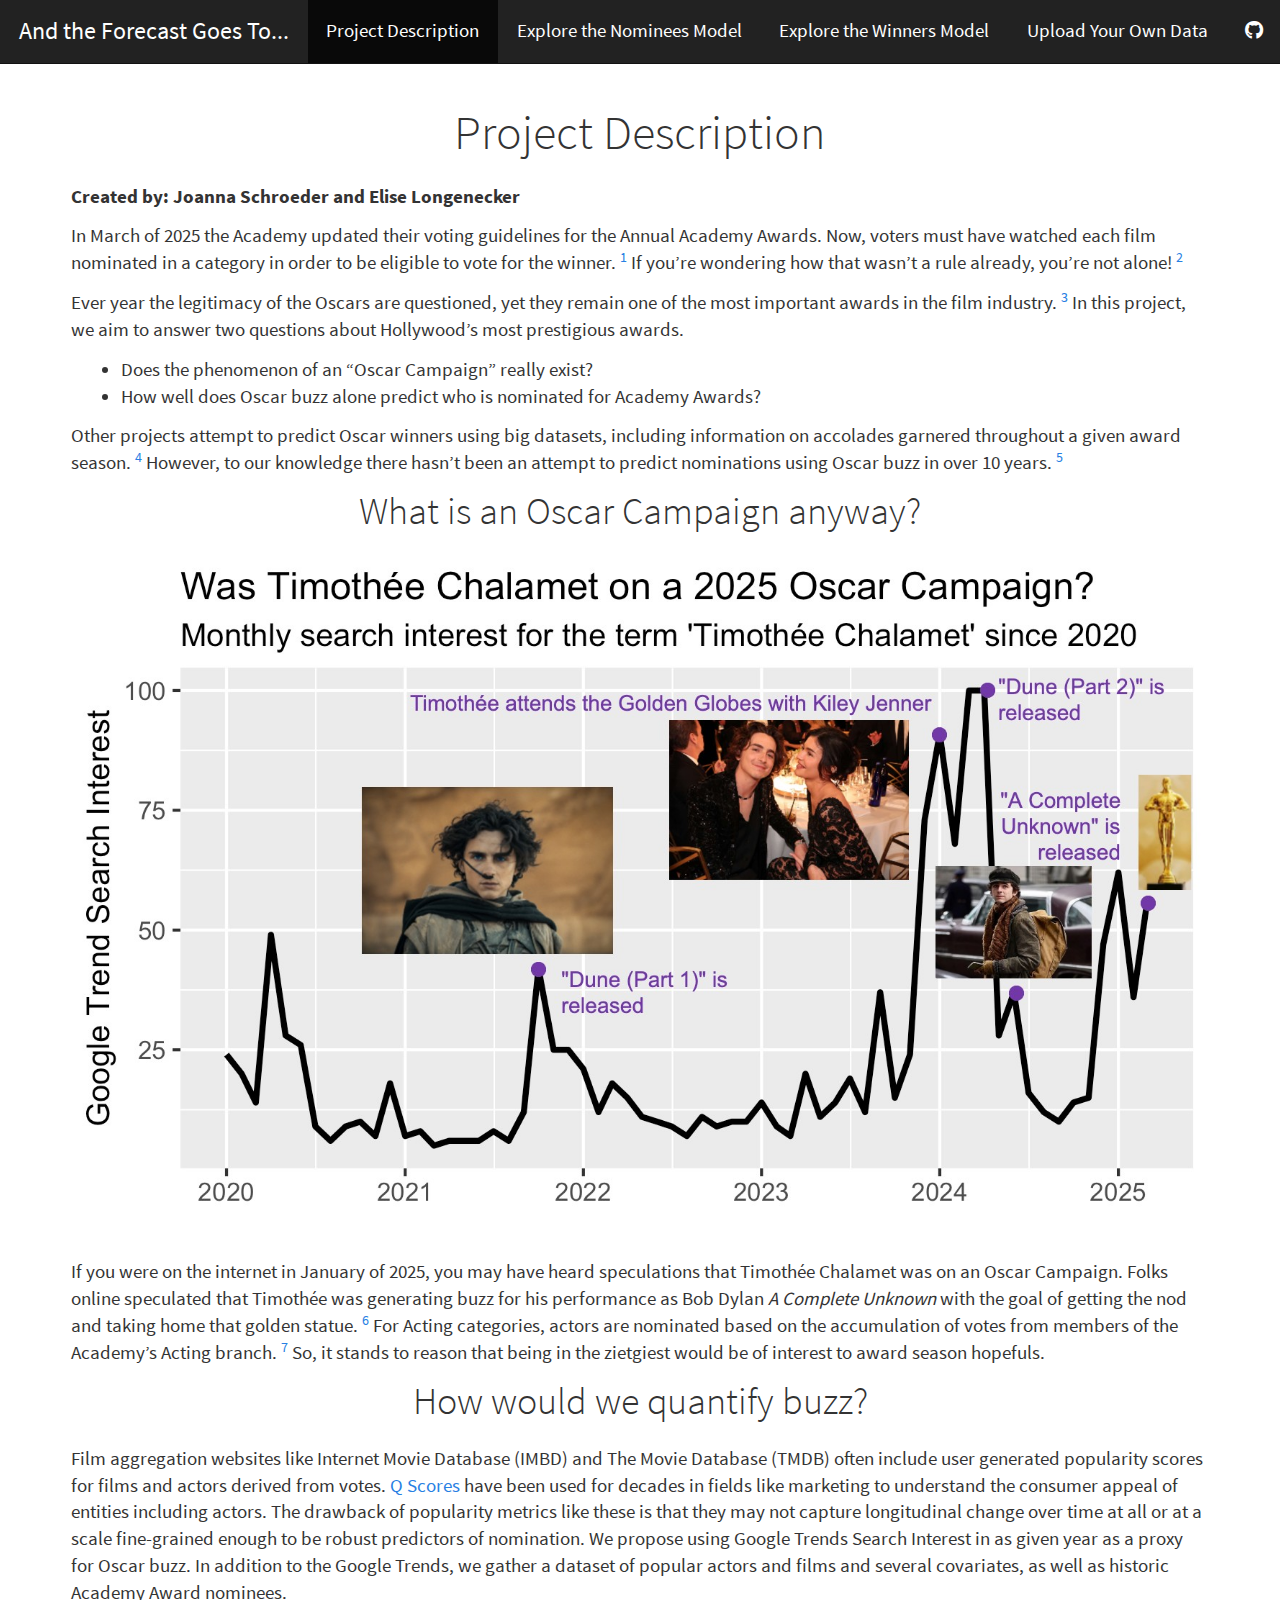
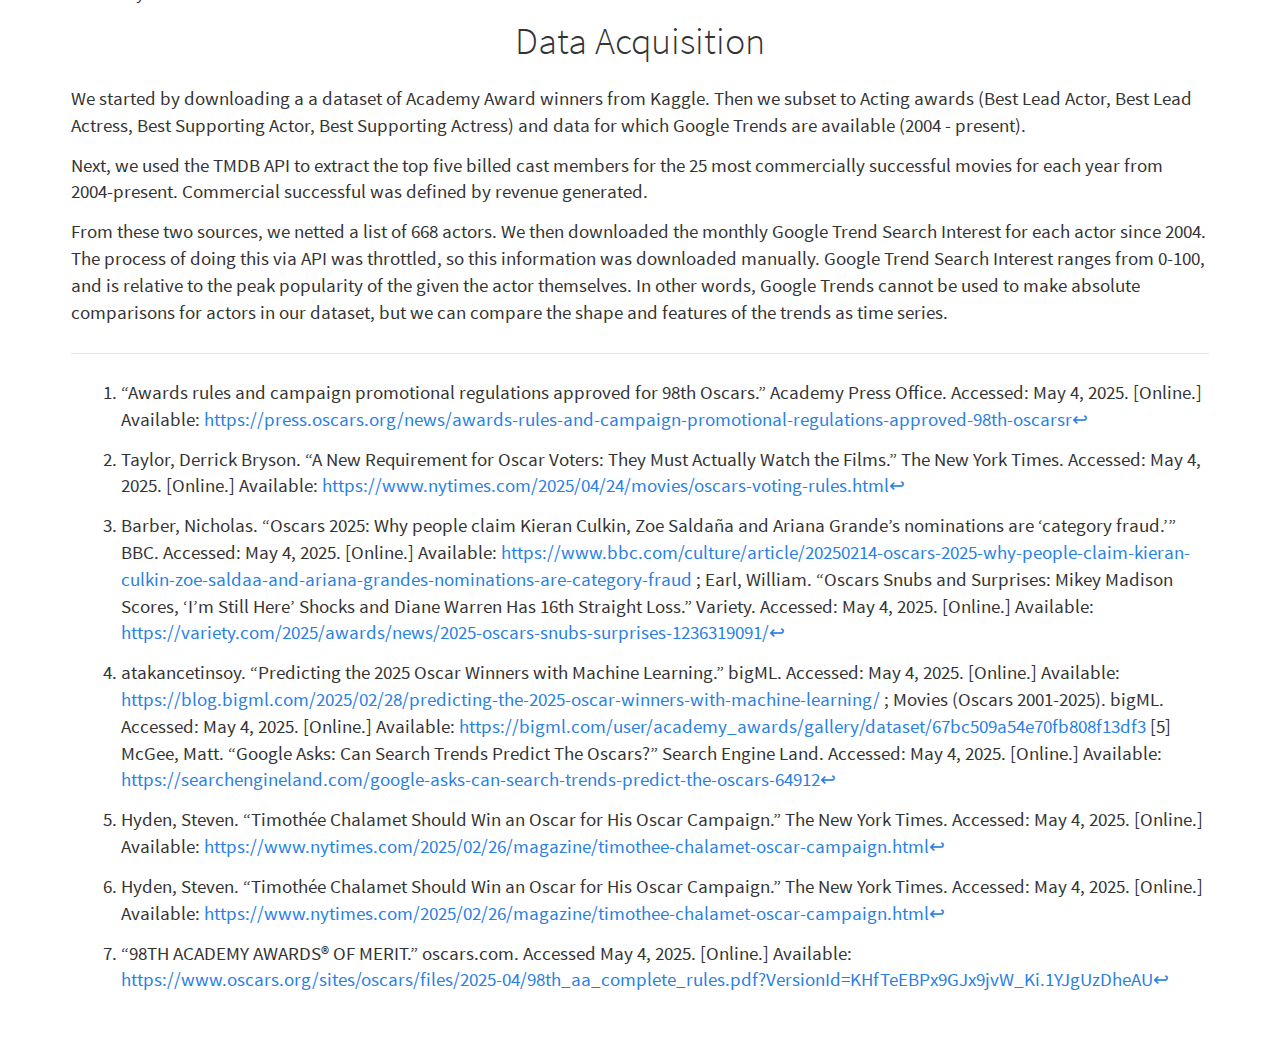
<file: docs/index.html>
<!DOCTYPE html>

<html>

<head>

<meta charset="utf-8" />
<meta name="generator" content="pandoc" />
<meta http-equiv="X-UA-Compatible" content="IE=EDGE" />




<title>Project Description</title>

<script src="site_libs/header-attrs-2.28/header-attrs.js"></script>
<script src="site_libs/jquery-3.6.0/jquery-3.6.0.min.js"></script>
<meta name="viewport" content="width=device-width, initial-scale=1" />
<link href="site_libs/bootstrap-3.3.5/css/cosmo.min.css" rel="stylesheet" />
<script src="site_libs/bootstrap-3.3.5/js/bootstrap.min.js"></script>
<script src="site_libs/bootstrap-3.3.5/shim/html5shiv.min.js"></script>
<script src="site_libs/bootstrap-3.3.5/shim/respond.min.js"></script>
<style>h1 {font-size: 34px;}
       h1.title {font-size: 38px;}
       h2 {font-size: 30px;}
       h3 {font-size: 24px;}
       h4 {font-size: 18px;}
       h5 {font-size: 16px;}
       h6 {font-size: 12px;}
       code {color: inherit; background-color: rgba(0, 0, 0, 0.04);}
       pre:not([class]) { background-color: white }</style>
<script src="site_libs/navigation-1.1/tabsets.js"></script>
<link href="site_libs/font-awesome-6.4.2/css/all.min.css" rel="stylesheet" />
<link href="site_libs/font-awesome-6.4.2/css/v4-shims.min.css" rel="stylesheet" />
<link rel="icon" href="./img/icon.svg"/>

<style type="text/css">
  code{white-space: pre-wrap;}
  span.smallcaps{font-variant: small-caps;}
  span.underline{text-decoration: underline;}
  div.column{display: inline-block; vertical-align: top; width: 50%;}
  div.hanging-indent{margin-left: 1.5em; text-indent: -1.5em;}
  ul.task-list{list-style: none;}
    </style>







<link rel="stylesheet" href="style.css" type="text/css" />



<style type = "text/css">
.main-container {
  max-width: 940px;
  margin-left: auto;
  margin-right: auto;
}
img {
  max-width:100%;
}
.tabbed-pane {
  padding-top: 12px;
}
.html-widget {
  margin-bottom: 20px;
}
button.code-folding-btn:focus {
  outline: none;
}
summary {
  display: list-item;
}
details > summary > p:only-child {
  display: inline;
}
pre code {
  padding: 0;
}
</style>


<style type="text/css">
.dropdown-submenu {
  position: relative;
}
.dropdown-submenu>.dropdown-menu {
  top: 0;
  left: 100%;
  margin-top: -6px;
  margin-left: -1px;
  border-radius: 0 6px 6px 6px;
}
.dropdown-submenu:hover>.dropdown-menu {
  display: block;
}
.dropdown-submenu>a:after {
  display: block;
  content: " ";
  float: right;
  width: 0;
  height: 0;
  border-color: transparent;
  border-style: solid;
  border-width: 5px 0 5px 5px;
  border-left-color: #cccccc;
  margin-top: 5px;
  margin-right: -10px;
}
.dropdown-submenu:hover>a:after {
  border-left-color: #adb5bd;
}
.dropdown-submenu.pull-left {
  float: none;
}
.dropdown-submenu.pull-left>.dropdown-menu {
  left: -100%;
  margin-left: 10px;
  border-radius: 6px 0 6px 6px;
}
</style>

<script type="text/javascript">
// manage active state of menu based on current page
$(document).ready(function () {
  // active menu anchor
  href = window.location.pathname
  href = href.substr(href.lastIndexOf('/') + 1)
  if (href === "")
    href = "index.html";
  var menuAnchor = $('a[href="' + href + '"]');

  // mark the anchor link active (and if it's in a dropdown, also mark that active)
  var dropdown = menuAnchor.closest('li.dropdown');
  if (window.bootstrap) { // Bootstrap 4+
    menuAnchor.addClass('active');
    dropdown.find('> .dropdown-toggle').addClass('active');
  } else { // Bootstrap 3
    menuAnchor.parent().addClass('active');
    dropdown.addClass('active');
  }

  // Navbar adjustments
  var navHeight = $(".navbar").first().height() + 15;
  var style = document.createElement('style');
  var pt = "padding-top: " + navHeight + "px; ";
  var mt = "margin-top: -" + navHeight + "px; ";
  var css = "";
  // offset scroll position for anchor links (for fixed navbar)
  for (var i = 1; i <= 6; i++) {
    css += ".section h" + i + "{ " + pt + mt + "}\n";
  }
  style.innerHTML = "body {" + pt + "padding-bottom: 40px; }\n" + css;
  document.head.appendChild(style);
});
</script>

<!-- tabsets -->

<style type="text/css">
.tabset-dropdown > .nav-tabs {
  display: inline-table;
  max-height: 500px;
  min-height: 44px;
  overflow-y: auto;
  border: 1px solid #ddd;
  border-radius: 4px;
}

.tabset-dropdown > .nav-tabs > li.active:before, .tabset-dropdown > .nav-tabs.nav-tabs-open:before {
  content: "\e259";
  font-family: 'Glyphicons Halflings';
  display: inline-block;
  padding: 10px;
  border-right: 1px solid #ddd;
}

.tabset-dropdown > .nav-tabs.nav-tabs-open > li.active:before {
  content: "\e258";
  font-family: 'Glyphicons Halflings';
  border: none;
}

.tabset-dropdown > .nav-tabs > li.active {
  display: block;
}

.tabset-dropdown > .nav-tabs > li > a,
.tabset-dropdown > .nav-tabs > li > a:focus,
.tabset-dropdown > .nav-tabs > li > a:hover {
  border: none;
  display: inline-block;
  border-radius: 4px;
  background-color: transparent;
}

.tabset-dropdown > .nav-tabs.nav-tabs-open > li {
  display: block;
  float: none;
}

.tabset-dropdown > .nav-tabs > li {
  display: none;
}
</style>

<!-- code folding -->




</head>

<body>


<div class="container-fluid main-container">




<div class="navbar navbar-default  navbar-fixed-top" role="navigation">
  <div class="container">
    <div class="navbar-header">
      <button type="button" class="navbar-toggle collapsed" data-toggle="collapse" data-bs-toggle="collapse" data-target="#navbar" data-bs-target="#navbar">
        <span class="icon-bar"></span>
        <span class="icon-bar"></span>
        <span class="icon-bar"></span>
      </button>
      <a class="navbar-brand" href="index.html">And the Forecast Goes To...</a>
    </div>
    <div id="navbar" class="navbar-collapse collapse">
      <ul class="nav navbar-nav">
        <li>
  <a href="index.html">Project Description</a>
</li>
<li>
  <a href="explore.html">Explore the Nominees Model</a>
</li>
<li>
  <a href="logistic.html">Explore the Winners Model</a>
</li>
<li>
  <a href="upload.html">Upload Your Own Data</a>
</li>
<li>
  <a href="https://github.com/jo-schroeder/adec7430-final">
    <span class="fa fa-github"></span>
     
    
  </a>
</li>
      </ul>
      <ul class="nav navbar-nav navbar-right">
        
      </ul>
    </div><!--/.nav-collapse -->
  </div><!--/.container -->
</div><!--/.navbar -->

<div id="header">



<h1 class="title toc-ignore">Project Description</h1>

</div>


<p><strong>Created by: Joanna Schroeder and Elise
Longenecker</strong></p>
<p>In March of 2025 the Academy updated their voting guidelines for the
Annual Academy Awards. Now, voters must have watched each film nominated
in a category in order to be eligible to vote for the winner. <a
href="#fn1" class="footnote-ref" id="fnref1"><sup>1</sup></a> If you’re
wondering how that wasn’t a rule already, you’re not alone! <a
href="#fn2" class="footnote-ref" id="fnref2"><sup>2</sup></a></p>
<p>Ever year the legitimacy of the Oscars are questioned, yet they
remain one of the most important awards in the film industry. <a
href="#fn3" class="footnote-ref" id="fnref3"><sup>3</sup></a> In this
project, we aim to answer two questions about Hollywood’s most
prestigious awards.</p>
<ul>
<li>Does the phenomenon of an “Oscar Campaign” really exist?</li>
<li>How well does Oscar buzz alone predict who is nominated for Academy
Awards?</li>
</ul>
<p>Other projects attempt to predict Oscar winners using big datasets,
including information on accolades garnered throughout a given award
season. <a href="#fn4" class="footnote-ref" id="fnref4"><sup>4</sup></a>
However, to our knowledge there hasn’t been an attempt to predict
nominations using Oscar buzz in over 10 years. <a href="#fn5"
class="footnote-ref" id="fnref5"><sup>5</sup></a></p>
<div id="what-is-an-oscar-campaign-anyway" class="section level2">
<h2>What is an Oscar Campaign anyway?</h2>
<p><img src="img/000043-edit.jpg"
alt="Was Timothée Chalamet on a 2025 Oscar Campaign?" /> If you were on
the internet in January of 2025, you may have heard speculations that
Timothée Chalamet was on an Oscar Campaign. Folks online speculated that
Timothée was generating buzz for his performance as Bob Dylan <em>A
Complete Unknown</em> with the goal of getting the nod and taking home
that golden statue. <a href="#fn6" class="footnote-ref"
id="fnref6"><sup>6</sup></a> For Acting categories, actors are nominated
based on the accumulation of votes from members of the Academy’s Acting
branch. <a href="#fn7" class="footnote-ref" id="fnref7"><sup>7</sup></a>
So, it stands to reason that being in the zietgiest would be of interest
to award season hopefuls.</p>
</div>
<div id="how-would-we-quantify-buzz" class="section level2">
<h2>How would we quantify buzz?</h2>
<p>Film aggregation websites like Internet Movie Database (IMBD) and The
Movie Database (TMDB) often include user generated popularity scores for
films and actors derived from votes. <a
href="https://www.qscores.com/">Q Scores</a> have been used for decades
in fields like marketing to understand the consumer appeal of entities
including actors. The drawback of popularity metrics like these is that
they may not capture longitudinal change over time at all or at a scale
fine-grained enough to be robust predictors of nomination. We propose
using Google Trends Search Interest in as given year as a proxy for
Oscar buzz. In addition to the Google Trends, we gather a dataset of
popular actors and films and several covariates, as well as historic
Academy Award nominees.</p>
</div>
<div id="data-acquisition" class="section level2">
<h2>Data Acquisition</h2>
<p>We started by downloading a a dataset of Academy Award winners from
Kaggle. Then we subset to Acting awards (Best Lead Actor, Best Lead
Actress, Best Supporting Actor, Best Supporting Actress) and data for
which Google Trends are available (2004 - present).</p>
<p>Next, we used the TMDB API to extract the top five billed cast
members for the 25 most commercially successful movies for each year
from 2004-present. Commercial successful was defined by revenue
generated.</p>
<p>From these two sources, we netted a list of 668 actors. We then
downloaded the monthly Google Trend Search Interest for each actor since
2004. The process of doing this via API was throttled, so this
information was downloaded manually. Google Trend Search Interest ranges
from 0-100, and is relative to the peak popularity of the given the
actor themselves. In other words, Google Trends cannot be used to make
absolute comparisons for actors in our dataset, but we can compare the
shape and features of the trends as time series.</p>
</div>
<div class="footnotes footnotes-end-of-document">
<hr />
<ol>
<li id="fn1"><p>“Awards rules and campaign promotional regulations
approved for 98th Oscars.” Academy Press Office. Accessed: May 4, 2025.
[Online.] Available: <a
href="https://press.oscars.org/news/awards-rules-and-campaign-promotional-regulations-approved-98th-oscarsr"
class="uri">https://press.oscars.org/news/awards-rules-and-campaign-promotional-regulations-approved-98th-oscarsr</a><a
href="#fnref1" class="footnote-back">↩︎</a></p></li>
<li id="fn2"><p>Taylor, Derrick Bryson. “A New Requirement for Oscar
Voters: They Must Actually Watch the Films.” The New York Times.
Accessed: May 4, 2025. [Online.] Available: <a
href="https://www.nytimes.com/2025/04/24/movies/oscars-voting-rules.html"
class="uri">https://www.nytimes.com/2025/04/24/movies/oscars-voting-rules.html</a><a
href="#fnref2" class="footnote-back">↩︎</a></p></li>
<li id="fn3"><p>Barber, Nicholas. “Oscars 2025: Why people claim Kieran
Culkin, Zoe Saldaña and Ariana Grande’s nominations are ‘category
fraud.’” BBC. Accessed: May 4, 2025. [Online.] Available: <a
href="https://www.bbc.com/culture/article/20250214-oscars-2025-why-people-claim-kieran-culkin-zoe-saldaa-and-ariana-grandes-nominations-are-category-fraud"
class="uri">https://www.bbc.com/culture/article/20250214-oscars-2025-why-people-claim-kieran-culkin-zoe-saldaa-and-ariana-grandes-nominations-are-category-fraud</a>
; Earl, William. “Oscars Snubs and Surprises: Mikey Madison Scores, ‘I’m
Still Here’ Shocks and Diane Warren Has 16th Straight Loss.” Variety.
Accessed: May 4, 2025. [Online.] Available: <a
href="https://variety.com/2025/awards/news/2025-oscars-snubs-surprises-1236319091/"
class="uri">https://variety.com/2025/awards/news/2025-oscars-snubs-surprises-1236319091/</a><a
href="#fnref3" class="footnote-back">↩︎</a></p></li>
<li id="fn4"><p>atakancetinsoy. “Predicting the 2025 Oscar Winners with
Machine Learning.” bigML. Accessed: May 4, 2025. [Online.] Available: <a
href="https://blog.bigml.com/2025/02/28/predicting-the-2025-oscar-winners-with-machine-learning/"
class="uri">https://blog.bigml.com/2025/02/28/predicting-the-2025-oscar-winners-with-machine-learning/</a>
; Movies (Oscars 2001-2025). bigML. Accessed: May 4, 2025. [Online.]
Available: <a
href="https://bigml.com/user/academy_awards/gallery/dataset/67bc509a54e70fb808f13df3"
class="uri">https://bigml.com/user/academy_awards/gallery/dataset/67bc509a54e70fb808f13df3</a>
[5] McGee, Matt. “Google Asks: Can Search Trends Predict The Oscars?”
Search Engine Land. Accessed: May 4, 2025. [Online.] Available: <a
href="https://searchengineland.com/google-asks-can-search-trends-predict-the-oscars-64912"
class="uri">https://searchengineland.com/google-asks-can-search-trends-predict-the-oscars-64912</a><a
href="#fnref4" class="footnote-back">↩︎</a></p></li>
<li id="fn5"><p>Hyden, Steven. “Timothée Chalamet Should Win an Oscar
for His Oscar Campaign.” The New York Times. Accessed: May 4, 2025.
[Online.] Available: <a
href="https://www.nytimes.com/2025/02/26/magazine/timothee-chalamet-oscar-campaign.html"
class="uri">https://www.nytimes.com/2025/02/26/magazine/timothee-chalamet-oscar-campaign.html</a><a
href="#fnref5" class="footnote-back">↩︎</a></p></li>
<li id="fn6"><p>Hyden, Steven. “Timothée Chalamet Should Win an Oscar
for His Oscar Campaign.” The New York Times. Accessed: May 4, 2025.
[Online.] Available: <a
href="https://www.nytimes.com/2025/02/26/magazine/timothee-chalamet-oscar-campaign.html"
class="uri">https://www.nytimes.com/2025/02/26/magazine/timothee-chalamet-oscar-campaign.html</a><a
href="#fnref6" class="footnote-back">↩︎</a></p></li>
<li id="fn7"><p>“98TH ACADEMY AWARDS® OF MERIT.” oscars.com. Accessed
May 4, 2025. [Online.] Available: <a
href="https://www.oscars.org/sites/oscars/files/2025-04/98th_aa_complete_rules.pdf?VersionId=KHfTeEBPx9GJx9jvW_Ki.1YJgUzDheAU"
class="uri">https://www.oscars.org/sites/oscars/files/2025-04/98th_aa_complete_rules.pdf?VersionId=KHfTeEBPx9GJx9jvW_Ki.1YJgUzDheAU</a><a
href="#fnref7" class="footnote-back">↩︎</a></p></li>
</ol>
</div>




</div>

<script>

// add bootstrap table styles to pandoc tables
function bootstrapStylePandocTables() {
  $('tr.odd').parent('tbody').parent('table').addClass('table table-condensed');
}
$(document).ready(function () {
  bootstrapStylePandocTables();
});


</script>

<!-- tabsets -->

<script>
$(document).ready(function () {
  window.buildTabsets("TOC");
});

$(document).ready(function () {
  $('.tabset-dropdown > .nav-tabs > li').click(function () {
    $(this).parent().toggleClass('nav-tabs-open');
  });
});
</script>

<!-- code folding -->


<!-- dynamically load mathjax for compatibility with self-contained -->
<script>
  (function () {
    var script = document.createElement("script");
    script.type = "text/javascript";
    script.src  = "https://mathjax.rstudio.com/latest/MathJax.js?config=TeX-AMS-MML_HTMLorMML";
    document.getElementsByTagName("head")[0].appendChild(script);
  })();
</script>

</body>
</html>
</file>
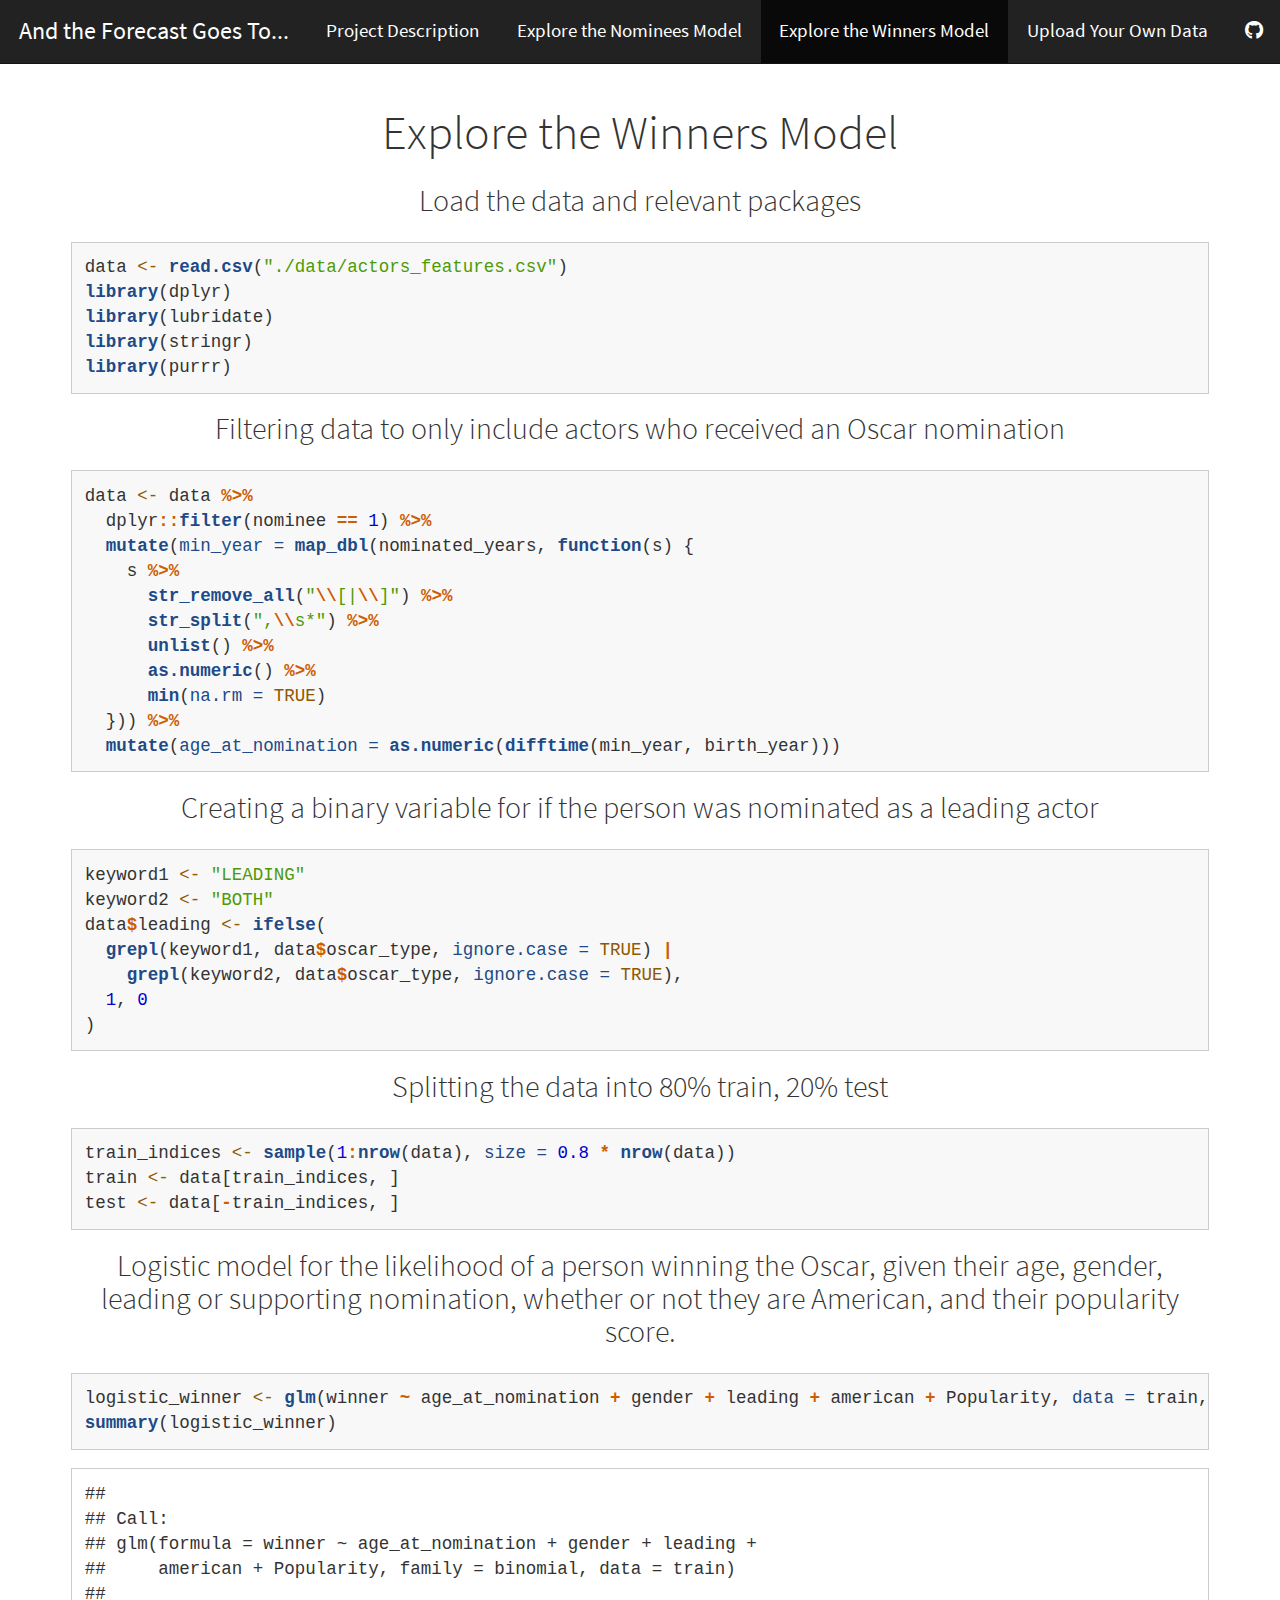
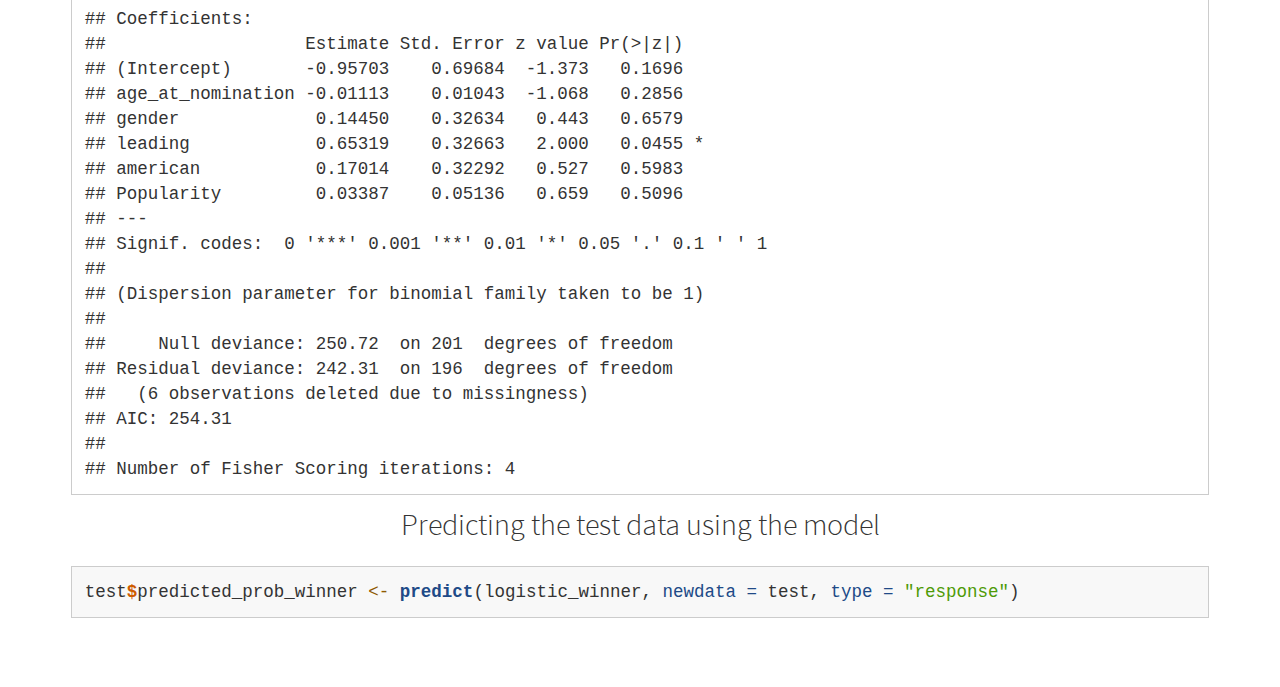
<file: docs/logistic.html>
<!DOCTYPE html>

<html>

<head>

<meta charset="utf-8" />
<meta name="generator" content="pandoc" />
<meta http-equiv="X-UA-Compatible" content="IE=EDGE" />




<title>Explore the Winners Model</title>

<script src="site_libs/header-attrs-2.28/header-attrs.js"></script>
<script src="site_libs/jquery-3.6.0/jquery-3.6.0.min.js"></script>
<meta name="viewport" content="width=device-width, initial-scale=1" />
<link href="site_libs/bootstrap-3.3.5/css/cosmo.min.css" rel="stylesheet" />
<script src="site_libs/bootstrap-3.3.5/js/bootstrap.min.js"></script>
<script src="site_libs/bootstrap-3.3.5/shim/html5shiv.min.js"></script>
<script src="site_libs/bootstrap-3.3.5/shim/respond.min.js"></script>
<style>h1 {font-size: 34px;}
       h1.title {font-size: 38px;}
       h2 {font-size: 30px;}
       h3 {font-size: 24px;}
       h4 {font-size: 18px;}
       h5 {font-size: 16px;}
       h6 {font-size: 12px;}
       code {color: inherit; background-color: rgba(0, 0, 0, 0.04);}
       pre:not([class]) { background-color: white }</style>
<script src="site_libs/navigation-1.1/tabsets.js"></script>
<link href="site_libs/font-awesome-6.4.2/css/all.min.css" rel="stylesheet" />
<link href="site_libs/font-awesome-6.4.2/css/v4-shims.min.css" rel="stylesheet" />
<link rel="icon" href="./img/icon.svg"/>

<style type="text/css">
  code{white-space: pre-wrap;}
  span.smallcaps{font-variant: small-caps;}
  span.underline{text-decoration: underline;}
  div.column{display: inline-block; vertical-align: top; width: 50%;}
  div.hanging-indent{margin-left: 1.5em; text-indent: -1.5em;}
  ul.task-list{list-style: none;}
    </style>



<style type="text/css">
  code {
    white-space: pre;
  }
  .sourceCode {
    overflow: visible;
  }
</style>
<style type="text/css" data-origin="pandoc">
pre > code.sourceCode { white-space: pre; position: relative; }
pre > code.sourceCode > span { line-height: 1.25; }
pre > code.sourceCode > span:empty { height: 1.2em; }
.sourceCode { overflow: visible; }
code.sourceCode > span { color: inherit; text-decoration: inherit; }
div.sourceCode { margin: 1em 0; }
pre.sourceCode { margin: 0; }
@media screen {
div.sourceCode { overflow: auto; }
}
@media print {
pre > code.sourceCode { white-space: pre-wrap; }
pre > code.sourceCode > span { display: inline-block; text-indent: -5em; padding-left: 5em; }
}
pre.numberSource code
  { counter-reset: source-line 0; }
pre.numberSource code > span
  { position: relative; left: -4em; counter-increment: source-line; }
pre.numberSource code > span > a:first-child::before
  { content: counter(source-line);
    position: relative; left: -1em; text-align: right; vertical-align: baseline;
    border: none; display: inline-block;
    -webkit-touch-callout: none; -webkit-user-select: none;
    -khtml-user-select: none; -moz-user-select: none;
    -ms-user-select: none; user-select: none;
    padding: 0 4px; width: 4em;
    color: #aaaaaa;
  }
pre.numberSource { margin-left: 3em; border-left: 1px solid #aaaaaa;  padding-left: 4px; }
div.sourceCode
  {  background-color: #f8f8f8; }
@media screen {
pre > code.sourceCode > span > a:first-child::before { text-decoration: underline; }
}
code span.al { color: #ef2929; } /* Alert */
code span.an { color: #8f5902; font-weight: bold; font-style: italic; } /* Annotation */
code span.at { color: #204a87; } /* Attribute */
code span.bn { color: #0000cf; } /* BaseN */
code span.cf { color: #204a87; font-weight: bold; } /* ControlFlow */
code span.ch { color: #4e9a06; } /* Char */
code span.cn { color: #8f5902; } /* Constant */
code span.co { color: #8f5902; font-style: italic; } /* Comment */
code span.cv { color: #8f5902; font-weight: bold; font-style: italic; } /* CommentVar */
code span.do { color: #8f5902; font-weight: bold; font-style: italic; } /* Documentation */
code span.dt { color: #204a87; } /* DataType */
code span.dv { color: #0000cf; } /* DecVal */
code span.er { color: #a40000; font-weight: bold; } /* Error */
code span.ex { } /* Extension */
code span.fl { color: #0000cf; } /* Float */
code span.fu { color: #204a87; font-weight: bold; } /* Function */
code span.im { } /* Import */
code span.in { color: #8f5902; font-weight: bold; font-style: italic; } /* Information */
code span.kw { color: #204a87; font-weight: bold; } /* Keyword */
code span.op { color: #ce5c00; font-weight: bold; } /* Operator */
code span.ot { color: #8f5902; } /* Other */
code span.pp { color: #8f5902; font-style: italic; } /* Preprocessor */
code span.sc { color: #ce5c00; font-weight: bold; } /* SpecialChar */
code span.ss { color: #4e9a06; } /* SpecialString */
code span.st { color: #4e9a06; } /* String */
code span.va { color: #000000; } /* Variable */
code span.vs { color: #4e9a06; } /* VerbatimString */
code span.wa { color: #8f5902; font-weight: bold; font-style: italic; } /* Warning */

</style>
<script>
// apply pandoc div.sourceCode style to pre.sourceCode instead
(function() {
  var sheets = document.styleSheets;
  for (var i = 0; i < sheets.length; i++) {
    if (sheets[i].ownerNode.dataset["origin"] !== "pandoc") continue;
    try { var rules = sheets[i].cssRules; } catch (e) { continue; }
    var j = 0;
    while (j < rules.length) {
      var rule = rules[j];
      // check if there is a div.sourceCode rule
      if (rule.type !== rule.STYLE_RULE || rule.selectorText !== "div.sourceCode") {
        j++;
        continue;
      }
      var style = rule.style.cssText;
      // check if color or background-color is set
      if (rule.style.color === '' && rule.style.backgroundColor === '') {
        j++;
        continue;
      }
      // replace div.sourceCode by a pre.sourceCode rule
      sheets[i].deleteRule(j);
      sheets[i].insertRule('pre.sourceCode{' + style + '}', j);
    }
  }
})();
</script>




<link rel="stylesheet" href="style.css" type="text/css" />



<style type = "text/css">
.main-container {
  max-width: 940px;
  margin-left: auto;
  margin-right: auto;
}
img {
  max-width:100%;
}
.tabbed-pane {
  padding-top: 12px;
}
.html-widget {
  margin-bottom: 20px;
}
button.code-folding-btn:focus {
  outline: none;
}
summary {
  display: list-item;
}
details > summary > p:only-child {
  display: inline;
}
pre code {
  padding: 0;
}
</style>


<style type="text/css">
.dropdown-submenu {
  position: relative;
}
.dropdown-submenu>.dropdown-menu {
  top: 0;
  left: 100%;
  margin-top: -6px;
  margin-left: -1px;
  border-radius: 0 6px 6px 6px;
}
.dropdown-submenu:hover>.dropdown-menu {
  display: block;
}
.dropdown-submenu>a:after {
  display: block;
  content: " ";
  float: right;
  width: 0;
  height: 0;
  border-color: transparent;
  border-style: solid;
  border-width: 5px 0 5px 5px;
  border-left-color: #cccccc;
  margin-top: 5px;
  margin-right: -10px;
}
.dropdown-submenu:hover>a:after {
  border-left-color: #adb5bd;
}
.dropdown-submenu.pull-left {
  float: none;
}
.dropdown-submenu.pull-left>.dropdown-menu {
  left: -100%;
  margin-left: 10px;
  border-radius: 6px 0 6px 6px;
}
</style>

<script type="text/javascript">
// manage active state of menu based on current page
$(document).ready(function () {
  // active menu anchor
  href = window.location.pathname
  href = href.substr(href.lastIndexOf('/') + 1)
  if (href === "")
    href = "index.html";
  var menuAnchor = $('a[href="' + href + '"]');

  // mark the anchor link active (and if it's in a dropdown, also mark that active)
  var dropdown = menuAnchor.closest('li.dropdown');
  if (window.bootstrap) { // Bootstrap 4+
    menuAnchor.addClass('active');
    dropdown.find('> .dropdown-toggle').addClass('active');
  } else { // Bootstrap 3
    menuAnchor.parent().addClass('active');
    dropdown.addClass('active');
  }

  // Navbar adjustments
  var navHeight = $(".navbar").first().height() + 15;
  var style = document.createElement('style');
  var pt = "padding-top: " + navHeight + "px; ";
  var mt = "margin-top: -" + navHeight + "px; ";
  var css = "";
  // offset scroll position for anchor links (for fixed navbar)
  for (var i = 1; i <= 6; i++) {
    css += ".section h" + i + "{ " + pt + mt + "}\n";
  }
  style.innerHTML = "body {" + pt + "padding-bottom: 40px; }\n" + css;
  document.head.appendChild(style);
});
</script>

<!-- tabsets -->

<style type="text/css">
.tabset-dropdown > .nav-tabs {
  display: inline-table;
  max-height: 500px;
  min-height: 44px;
  overflow-y: auto;
  border: 1px solid #ddd;
  border-radius: 4px;
}

.tabset-dropdown > .nav-tabs > li.active:before, .tabset-dropdown > .nav-tabs.nav-tabs-open:before {
  content: "\e259";
  font-family: 'Glyphicons Halflings';
  display: inline-block;
  padding: 10px;
  border-right: 1px solid #ddd;
}

.tabset-dropdown > .nav-tabs.nav-tabs-open > li.active:before {
  content: "\e258";
  font-family: 'Glyphicons Halflings';
  border: none;
}

.tabset-dropdown > .nav-tabs > li.active {
  display: block;
}

.tabset-dropdown > .nav-tabs > li > a,
.tabset-dropdown > .nav-tabs > li > a:focus,
.tabset-dropdown > .nav-tabs > li > a:hover {
  border: none;
  display: inline-block;
  border-radius: 4px;
  background-color: transparent;
}

.tabset-dropdown > .nav-tabs.nav-tabs-open > li {
  display: block;
  float: none;
}

.tabset-dropdown > .nav-tabs > li {
  display: none;
}
</style>

<!-- code folding -->




</head>

<body>


<div class="container-fluid main-container">




<div class="navbar navbar-default  navbar-fixed-top" role="navigation">
  <div class="container">
    <div class="navbar-header">
      <button type="button" class="navbar-toggle collapsed" data-toggle="collapse" data-bs-toggle="collapse" data-target="#navbar" data-bs-target="#navbar">
        <span class="icon-bar"></span>
        <span class="icon-bar"></span>
        <span class="icon-bar"></span>
      </button>
      <a class="navbar-brand" href="index.html">And the Forecast Goes To...</a>
    </div>
    <div id="navbar" class="navbar-collapse collapse">
      <ul class="nav navbar-nav">
        <li>
  <a href="index.html">Project Description</a>
</li>
<li>
  <a href="explore.html">Explore the Nominees Model</a>
</li>
<li>
  <a href="logistic.html">Explore the Winners Model</a>
</li>
<li>
  <a href="upload.html">Upload Your Own Data</a>
</li>
<li>
  <a href="https://github.com/jo-schroeder/adec7430-final">
    <span class="fa fa-github"></span>
     
    
  </a>
</li>
      </ul>
      <ul class="nav navbar-nav navbar-right">
        
      </ul>
    </div><!--/.nav-collapse -->
  </div><!--/.container -->
</div><!--/.navbar -->

<div id="header">



<h1 class="title toc-ignore">Explore the Winners Model</h1>

</div>


<div id="load-the-data-and-relevant-packages" class="section level3">
<h3>Load the data and relevant packages</h3>
<div class="sourceCode" id="cb1"><pre class="sourceCode r"><code class="sourceCode r"><span id="cb1-1"><a href="#cb1-1" tabindex="-1"></a>data <span class="ot">&lt;-</span> <span class="fu">read.csv</span>(<span class="st">&quot;./data/actors_features.csv&quot;</span>)</span>
<span id="cb1-2"><a href="#cb1-2" tabindex="-1"></a><span class="fu">library</span>(dplyr)</span>
<span id="cb1-3"><a href="#cb1-3" tabindex="-1"></a><span class="fu">library</span>(lubridate)</span>
<span id="cb1-4"><a href="#cb1-4" tabindex="-1"></a><span class="fu">library</span>(stringr)</span>
<span id="cb1-5"><a href="#cb1-5" tabindex="-1"></a><span class="fu">library</span>(purrr)</span></code></pre></div>
</div>
<div
id="filtering-data-to-only-include-actors-who-received-an-oscar-nomination"
class="section level3">
<h3>Filtering data to only include actors who received an Oscar
nomination</h3>
<div class="sourceCode" id="cb2"><pre class="sourceCode r"><code class="sourceCode r"><span id="cb2-1"><a href="#cb2-1" tabindex="-1"></a>data <span class="ot">&lt;-</span> data <span class="sc">%&gt;%</span></span>
<span id="cb2-2"><a href="#cb2-2" tabindex="-1"></a>  dplyr<span class="sc">::</span><span class="fu">filter</span>(nominee <span class="sc">==</span> <span class="dv">1</span>) <span class="sc">%&gt;%</span></span>
<span id="cb2-3"><a href="#cb2-3" tabindex="-1"></a>  <span class="fu">mutate</span>(<span class="at">min_year =</span> <span class="fu">map_dbl</span>(nominated_years, <span class="cf">function</span>(s) {</span>
<span id="cb2-4"><a href="#cb2-4" tabindex="-1"></a>    s <span class="sc">%&gt;%</span></span>
<span id="cb2-5"><a href="#cb2-5" tabindex="-1"></a>      <span class="fu">str_remove_all</span>(<span class="st">&quot;</span><span class="sc">\\</span><span class="st">[|</span><span class="sc">\\</span><span class="st">]&quot;</span>) <span class="sc">%&gt;%</span></span>
<span id="cb2-6"><a href="#cb2-6" tabindex="-1"></a>      <span class="fu">str_split</span>(<span class="st">&quot;,</span><span class="sc">\\</span><span class="st">s*&quot;</span>) <span class="sc">%&gt;%</span></span>
<span id="cb2-7"><a href="#cb2-7" tabindex="-1"></a>      <span class="fu">unlist</span>() <span class="sc">%&gt;%</span></span>
<span id="cb2-8"><a href="#cb2-8" tabindex="-1"></a>      <span class="fu">as.numeric</span>() <span class="sc">%&gt;%</span></span>
<span id="cb2-9"><a href="#cb2-9" tabindex="-1"></a>      <span class="fu">min</span>(<span class="at">na.rm =</span> <span class="cn">TRUE</span>)</span>
<span id="cb2-10"><a href="#cb2-10" tabindex="-1"></a>  })) <span class="sc">%&gt;%</span></span>
<span id="cb2-11"><a href="#cb2-11" tabindex="-1"></a>  <span class="fu">mutate</span>(<span class="at">age_at_nomination =</span> <span class="fu">as.numeric</span>(<span class="fu">difftime</span>(min_year, birth_year)))</span></code></pre></div>
</div>
<div
id="creating-a-binary-variable-for-if-the-person-was-nominated-as-a-leading-actor"
class="section level3">
<h3>Creating a binary variable for if the person was nominated as a
leading actor</h3>
<div class="sourceCode" id="cb3"><pre class="sourceCode r"><code class="sourceCode r"><span id="cb3-1"><a href="#cb3-1" tabindex="-1"></a>keyword1 <span class="ot">&lt;-</span> <span class="st">&quot;LEADING&quot;</span></span>
<span id="cb3-2"><a href="#cb3-2" tabindex="-1"></a>keyword2 <span class="ot">&lt;-</span> <span class="st">&quot;BOTH&quot;</span></span>
<span id="cb3-3"><a href="#cb3-3" tabindex="-1"></a>data<span class="sc">$</span>leading <span class="ot">&lt;-</span> <span class="fu">ifelse</span>(</span>
<span id="cb3-4"><a href="#cb3-4" tabindex="-1"></a>  <span class="fu">grepl</span>(keyword1, data<span class="sc">$</span>oscar_type, <span class="at">ignore.case =</span> <span class="cn">TRUE</span>) <span class="sc">|</span></span>
<span id="cb3-5"><a href="#cb3-5" tabindex="-1"></a>    <span class="fu">grepl</span>(keyword2, data<span class="sc">$</span>oscar_type, <span class="at">ignore.case =</span> <span class="cn">TRUE</span>),</span>
<span id="cb3-6"><a href="#cb3-6" tabindex="-1"></a>  <span class="dv">1</span>, <span class="dv">0</span></span>
<span id="cb3-7"><a href="#cb3-7" tabindex="-1"></a>)</span></code></pre></div>
</div>
<div id="splitting-the-data-into-80-train-20-test"
class="section level3">
<h3>Splitting the data into 80% train, 20% test</h3>
<div class="sourceCode" id="cb4"><pre class="sourceCode r"><code class="sourceCode r"><span id="cb4-1"><a href="#cb4-1" tabindex="-1"></a>train_indices <span class="ot">&lt;-</span> <span class="fu">sample</span>(<span class="dv">1</span><span class="sc">:</span><span class="fu">nrow</span>(data), <span class="at">size =</span> <span class="fl">0.8</span> <span class="sc">*</span> <span class="fu">nrow</span>(data))</span>
<span id="cb4-2"><a href="#cb4-2" tabindex="-1"></a>train <span class="ot">&lt;-</span> data[train_indices, ]</span>
<span id="cb4-3"><a href="#cb4-3" tabindex="-1"></a>test <span class="ot">&lt;-</span> data[<span class="sc">-</span>train_indices, ]</span></code></pre></div>
</div>
<div
id="logistic-model-for-the-likelihood-of-a-person-winning-the-oscar-given-their-age-gender-leading-or-supporting-nomination-whether-or-not-they-are-american-and-their-popularity-score."
class="section level3">
<h3>Logistic model for the likelihood of a person winning the Oscar,
given their age, gender, leading or supporting nomination, whether or
not they are American, and their popularity score.</h3>
<div class="sourceCode" id="cb5"><pre class="sourceCode r"><code class="sourceCode r"><span id="cb5-1"><a href="#cb5-1" tabindex="-1"></a>logistic_winner <span class="ot">&lt;-</span> <span class="fu">glm</span>(winner <span class="sc">~</span> age_at_nomination <span class="sc">+</span> gender <span class="sc">+</span> leading <span class="sc">+</span> american <span class="sc">+</span> Popularity, <span class="at">data =</span> train, <span class="at">family =</span> binomial)</span>
<span id="cb5-2"><a href="#cb5-2" tabindex="-1"></a><span class="fu">summary</span>(logistic_winner)</span></code></pre></div>
<pre><code>## 
## Call:
## glm(formula = winner ~ age_at_nomination + gender + leading + 
##     american + Popularity, family = binomial, data = train)
## 
## Coefficients:
##                   Estimate Std. Error z value Pr(&gt;|z|)  
## (Intercept)       -0.95703    0.69684  -1.373   0.1696  
## age_at_nomination -0.01113    0.01043  -1.068   0.2856  
## gender             0.14450    0.32634   0.443   0.6579  
## leading            0.65319    0.32663   2.000   0.0455 *
## american           0.17014    0.32292   0.527   0.5983  
## Popularity         0.03387    0.05136   0.659   0.5096  
## ---
## Signif. codes:  0 &#39;***&#39; 0.001 &#39;**&#39; 0.01 &#39;*&#39; 0.05 &#39;.&#39; 0.1 &#39; &#39; 1
## 
## (Dispersion parameter for binomial family taken to be 1)
## 
##     Null deviance: 250.72  on 201  degrees of freedom
## Residual deviance: 242.31  on 196  degrees of freedom
##   (6 observations deleted due to missingness)
## AIC: 254.31
## 
## Number of Fisher Scoring iterations: 4</code></pre>
</div>
<div id="predicting-the-test-data-using-the-model"
class="section level3">
<h3>Predicting the test data using the model</h3>
<div class="sourceCode" id="cb7"><pre class="sourceCode r"><code class="sourceCode r"><span id="cb7-1"><a href="#cb7-1" tabindex="-1"></a>test<span class="sc">$</span>predicted_prob_winner <span class="ot">&lt;-</span> <span class="fu">predict</span>(logistic_winner, <span class="at">newdata =</span> test, <span class="at">type =</span> <span class="st">&quot;response&quot;</span>)</span></code></pre></div>
</div>




</div>

<script>

// add bootstrap table styles to pandoc tables
function bootstrapStylePandocTables() {
  $('tr.odd').parent('tbody').parent('table').addClass('table table-condensed');
}
$(document).ready(function () {
  bootstrapStylePandocTables();
});


</script>

<!-- tabsets -->

<script>
$(document).ready(function () {
  window.buildTabsets("TOC");
});

$(document).ready(function () {
  $('.tabset-dropdown > .nav-tabs > li').click(function () {
    $(this).parent().toggleClass('nav-tabs-open');
  });
});
</script>

<!-- code folding -->


<!-- dynamically load mathjax for compatibility with self-contained -->
<script>
  (function () {
    var script = document.createElement("script");
    script.type = "text/javascript";
    script.src  = "https://mathjax.rstudio.com/latest/MathJax.js?config=TeX-AMS-MML_HTMLorMML";
    document.getElementsByTagName("head")[0].appendChild(script);
  })();
</script>

</body>
</html>
</file>
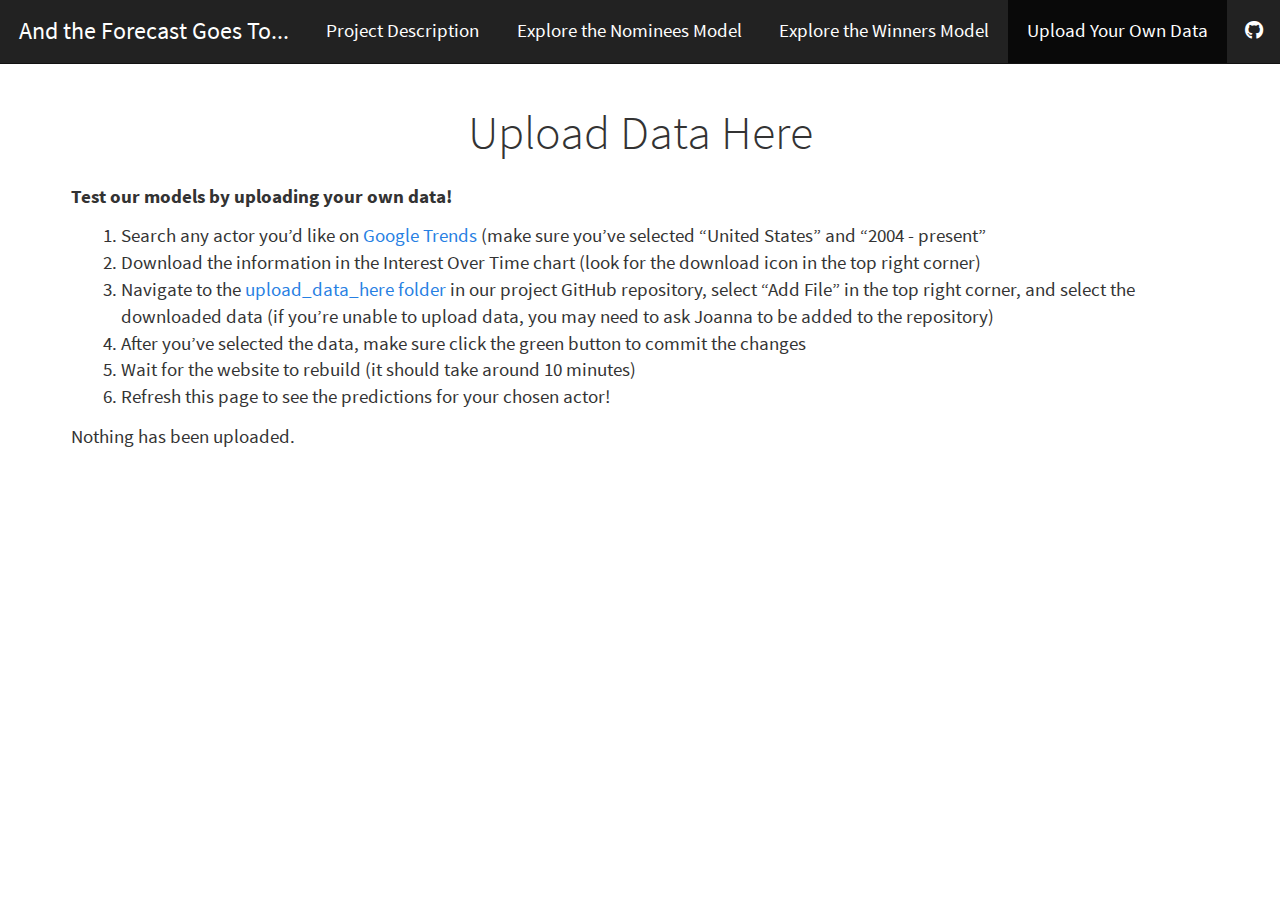
<file: docs/upload.html>
<!DOCTYPE html>

<html>

<head>

<meta charset="utf-8" />
<meta name="generator" content="pandoc" />
<meta http-equiv="X-UA-Compatible" content="IE=EDGE" />




<title>Upload Data Here</title>

<script src="site_libs/header-attrs-2.28/header-attrs.js"></script>
<script src="site_libs/jquery-3.6.0/jquery-3.6.0.min.js"></script>
<meta name="viewport" content="width=device-width, initial-scale=1" />
<link href="site_libs/bootstrap-3.3.5/css/cosmo.min.css" rel="stylesheet" />
<script src="site_libs/bootstrap-3.3.5/js/bootstrap.min.js"></script>
<script src="site_libs/bootstrap-3.3.5/shim/html5shiv.min.js"></script>
<script src="site_libs/bootstrap-3.3.5/shim/respond.min.js"></script>
<style>h1 {font-size: 34px;}
       h1.title {font-size: 38px;}
       h2 {font-size: 30px;}
       h3 {font-size: 24px;}
       h4 {font-size: 18px;}
       h5 {font-size: 16px;}
       h6 {font-size: 12px;}
       code {color: inherit; background-color: rgba(0, 0, 0, 0.04);}
       pre:not([class]) { background-color: white }</style>
<script src="site_libs/navigation-1.1/tabsets.js"></script>
<link href="site_libs/font-awesome-6.4.2/css/all.min.css" rel="stylesheet" />
<link href="site_libs/font-awesome-6.4.2/css/v4-shims.min.css" rel="stylesheet" />
<link rel="icon" href="./img/icon.svg"/>

<style type="text/css">
  code{white-space: pre-wrap;}
  span.smallcaps{font-variant: small-caps;}
  span.underline{text-decoration: underline;}
  div.column{display: inline-block; vertical-align: top; width: 50%;}
  div.hanging-indent{margin-left: 1.5em; text-indent: -1.5em;}
  ul.task-list{list-style: none;}
    </style>







<link rel="stylesheet" href="style.css" type="text/css" />



<style type = "text/css">
.main-container {
  max-width: 940px;
  margin-left: auto;
  margin-right: auto;
}
img {
  max-width:100%;
}
.tabbed-pane {
  padding-top: 12px;
}
.html-widget {
  margin-bottom: 20px;
}
button.code-folding-btn:focus {
  outline: none;
}
summary {
  display: list-item;
}
details > summary > p:only-child {
  display: inline;
}
pre code {
  padding: 0;
}
</style>


<style type="text/css">
.dropdown-submenu {
  position: relative;
}
.dropdown-submenu>.dropdown-menu {
  top: 0;
  left: 100%;
  margin-top: -6px;
  margin-left: -1px;
  border-radius: 0 6px 6px 6px;
}
.dropdown-submenu:hover>.dropdown-menu {
  display: block;
}
.dropdown-submenu>a:after {
  display: block;
  content: " ";
  float: right;
  width: 0;
  height: 0;
  border-color: transparent;
  border-style: solid;
  border-width: 5px 0 5px 5px;
  border-left-color: #cccccc;
  margin-top: 5px;
  margin-right: -10px;
}
.dropdown-submenu:hover>a:after {
  border-left-color: #adb5bd;
}
.dropdown-submenu.pull-left {
  float: none;
}
.dropdown-submenu.pull-left>.dropdown-menu {
  left: -100%;
  margin-left: 10px;
  border-radius: 6px 0 6px 6px;
}
</style>

<script type="text/javascript">
// manage active state of menu based on current page
$(document).ready(function () {
  // active menu anchor
  href = window.location.pathname
  href = href.substr(href.lastIndexOf('/') + 1)
  if (href === "")
    href = "index.html";
  var menuAnchor = $('a[href="' + href + '"]');

  // mark the anchor link active (and if it's in a dropdown, also mark that active)
  var dropdown = menuAnchor.closest('li.dropdown');
  if (window.bootstrap) { // Bootstrap 4+
    menuAnchor.addClass('active');
    dropdown.find('> .dropdown-toggle').addClass('active');
  } else { // Bootstrap 3
    menuAnchor.parent().addClass('active');
    dropdown.addClass('active');
  }

  // Navbar adjustments
  var navHeight = $(".navbar").first().height() + 15;
  var style = document.createElement('style');
  var pt = "padding-top: " + navHeight + "px; ";
  var mt = "margin-top: -" + navHeight + "px; ";
  var css = "";
  // offset scroll position for anchor links (for fixed navbar)
  for (var i = 1; i <= 6; i++) {
    css += ".section h" + i + "{ " + pt + mt + "}\n";
  }
  style.innerHTML = "body {" + pt + "padding-bottom: 40px; }\n" + css;
  document.head.appendChild(style);
});
</script>

<!-- tabsets -->

<style type="text/css">
.tabset-dropdown > .nav-tabs {
  display: inline-table;
  max-height: 500px;
  min-height: 44px;
  overflow-y: auto;
  border: 1px solid #ddd;
  border-radius: 4px;
}

.tabset-dropdown > .nav-tabs > li.active:before, .tabset-dropdown > .nav-tabs.nav-tabs-open:before {
  content: "\e259";
  font-family: 'Glyphicons Halflings';
  display: inline-block;
  padding: 10px;
  border-right: 1px solid #ddd;
}

.tabset-dropdown > .nav-tabs.nav-tabs-open > li.active:before {
  content: "\e258";
  font-family: 'Glyphicons Halflings';
  border: none;
}

.tabset-dropdown > .nav-tabs > li.active {
  display: block;
}

.tabset-dropdown > .nav-tabs > li > a,
.tabset-dropdown > .nav-tabs > li > a:focus,
.tabset-dropdown > .nav-tabs > li > a:hover {
  border: none;
  display: inline-block;
  border-radius: 4px;
  background-color: transparent;
}

.tabset-dropdown > .nav-tabs.nav-tabs-open > li {
  display: block;
  float: none;
}

.tabset-dropdown > .nav-tabs > li {
  display: none;
}
</style>

<!-- code folding -->




</head>

<body>


<div class="container-fluid main-container">




<div class="navbar navbar-default  navbar-fixed-top" role="navigation">
  <div class="container">
    <div class="navbar-header">
      <button type="button" class="navbar-toggle collapsed" data-toggle="collapse" data-bs-toggle="collapse" data-target="#navbar" data-bs-target="#navbar">
        <span class="icon-bar"></span>
        <span class="icon-bar"></span>
        <span class="icon-bar"></span>
      </button>
      <a class="navbar-brand" href="index.html">And the Forecast Goes To...</a>
    </div>
    <div id="navbar" class="navbar-collapse collapse">
      <ul class="nav navbar-nav">
        <li>
  <a href="index.html">Project Description</a>
</li>
<li>
  <a href="explore.html">Explore the Nominees Model</a>
</li>
<li>
  <a href="logistic.html">Explore the Winners Model</a>
</li>
<li>
  <a href="upload.html">Upload Your Own Data</a>
</li>
<li>
  <a href="https://github.com/jo-schroeder/adec7430-final">
    <span class="fa fa-github"></span>
     
    
  </a>
</li>
      </ul>
      <ul class="nav navbar-nav navbar-right">
        
      </ul>
    </div><!--/.nav-collapse -->
  </div><!--/.container -->
</div><!--/.navbar -->

<div id="header">



<h1 class="title toc-ignore">Upload Data Here</h1>

</div>


<p><strong>Test our models by uploading your own data!</strong></p>
<ol style="list-style-type: decimal">
<li>Search any actor you’d like on <a
href="https://trends.google.com/trends/explore?date=all&amp;geo=US&amp;q=Joanna%20Schroeder">Google
Trends</a> (make sure you’ve selected “United States” and “2004 -
present”</li>
<li>Download the information in the Interest Over Time chart (look for
the download icon in the top right corner)</li>
<li>Navigate to the <a
href="https://github.com/jo-schroeder/adec7430-final/tree/main/data/upload_data_here">upload_data_here
folder</a> in our project GitHub repository, select “Add File” in the
top right corner, and select the downloaded data (if you’re unable to
upload data, you may need to ask Joanna to be added to the
repository)</li>
<li>After you’ve selected the data, make sure click the green button to
commit the changes</li>
<li>Wait for the website to rebuild (it should take around 10
minutes)</li>
<li>Refresh this page to see the predictions for your chosen actor!</li>
</ol>
<p>Nothing has been uploaded.</p>




</div>

<script>

// add bootstrap table styles to pandoc tables
function bootstrapStylePandocTables() {
  $('tr.odd').parent('tbody').parent('table').addClass('table table-condensed');
}
$(document).ready(function () {
  bootstrapStylePandocTables();
});


</script>

<!-- tabsets -->

<script>
$(document).ready(function () {
  window.buildTabsets("TOC");
});

$(document).ready(function () {
  $('.tabset-dropdown > .nav-tabs > li').click(function () {
    $(this).parent().toggleClass('nav-tabs-open');
  });
});
</script>

<!-- code folding -->


<!-- dynamically load mathjax for compatibility with self-contained -->
<script>
  (function () {
    var script = document.createElement("script");
    script.type = "text/javascript";
    script.src  = "https://mathjax.rstudio.com/latest/MathJax.js?config=TeX-AMS-MML_HTMLorMML";
    document.getElementsByTagName("head")[0].appendChild(script);
  })();
</script>

</body>
</html>
</file>
<file: docs/style.css>
h1, h2, h3, h4, h5, h6 {
  text-align: center;
  margin-top: 20px;
  margin-bottom: 20px;
}

body {
  zoom: 125%;
}
</file>
<file: docs/site_libs/bootstrap-3.3.5/css/cosmo.min.css>
@font-face {
  font-family: 'Source Sans Pro';
  font-style: normal;
  font-weight: 300;
  src: url(fonts/SourceSansProLight.ttf) format('truetype');
}
@font-face {
  font-family: 'Source Sans Pro';
  font-style: normal;
  font-weight: 400;
  src: url(fonts/SourceSansPro.ttf) format('truetype');
}
@font-face {
  font-family: 'Source Sans Pro';
  font-style: normal;
  font-weight: 700;
  src: url(fonts/SourceSansProBold.ttf) format('truetype');
}

/*!
 * bootswatch v3.3.6
 * Homepage: http://bootswatch.com
 * Copyright 2012-2015 Thomas Park
 * Licensed under MIT
 * Based on Bootstrap
*//*!
 * Bootstrap v3.3.6 (http://getbootstrap.com)
 * Copyright 2011-2015 Twitter, Inc.
 * Licensed under MIT (https://github.com/twbs/bootstrap/blob/master/LICENSE)
 *//*! normalize.css v3.0.3 | MIT License | github.com/necolas/normalize.css */html{font-family:sans-serif;-ms-text-size-adjust:100%;-webkit-text-size-adjust:100%}body{margin:0}article,aside,details,figcaption,figure,footer,header,hgroup,main,menu,nav,section,summary{display:block}audio,canvas,progress,video{display:inline-block;vertical-align:baseline}audio:not([controls]){display:none;height:0}[hidden],template{display:none}a{background-color:transparent}a:active,a:hover{outline:0}abbr[title]{border-bottom:1px dotted}b,strong{font-weight:bold}dfn{font-style:italic}h1{font-size:2em;margin:0.67em 0}mark{background:#ff0;color:#000}small{font-size:80%}sub,sup{font-size:75%;line-height:0;position:relative;vertical-align:baseline}sup{top:-0.5em}sub{bottom:-0.25em}img{border:0}svg:not(:root){overflow:hidden}figure{margin:1em 40px}hr{-webkit-box-sizing:content-box;-moz-box-sizing:content-box;box-sizing:content-box;height:0}pre{overflow:auto}code,kbd,pre,samp{font-family:monospace, monospace;font-size:1em}button,input,optgroup,select,textarea{color:inherit;font:inherit;margin:0}button{overflow:visible}button,select{text-transform:none}button,html input[type="button"],input[type="reset"],input[type="submit"]{-webkit-appearance:button;cursor:pointer}button[disabled],html input[disabled]{cursor:default}button::-moz-focus-inner,input::-moz-focus-inner{border:0;padding:0}input{line-height:normal}input[type="checkbox"],input[type="radio"]{-webkit-box-sizing:border-box;-moz-box-sizing:border-box;box-sizing:border-box;padding:0}input[type="number"]::-webkit-inner-spin-button,input[type="number"]::-webkit-outer-spin-button{height:auto}input[type="search"]{-webkit-appearance:textfield;-webkit-box-sizing:content-box;-moz-box-sizing:content-box;box-sizing:content-box}input[type="search"]::-webkit-search-cancel-button,input[type="search"]::-webkit-search-decoration{-webkit-appearance:none}fieldset{border:1px solid #c0c0c0;margin:0 2px;padding:0.35em 0.625em 0.75em}legend{border:0;padding:0}textarea{overflow:auto}optgroup{font-weight:bold}table{border-collapse:collapse;border-spacing:0}td,th{padding:0}/*! Source: https://github.com/h5bp/html5-boilerplate/blob/master/src/css/main.css */@media print{*,*:before,*:after{background:transparent !important;color:#000 !important;-webkit-box-shadow:none !important;box-shadow:none !important;text-shadow:none !important}a,a:visited{text-decoration:underline}a[href]:after{content:" (" attr(href) ")"}abbr[title]:after{content:" (" attr(title) ")"}a[href^="#"]:after,a[href^="javascript:"]:after{content:""}pre,blockquote{border:1px solid #999;page-break-inside:avoid}thead{display:table-header-group}tr,img{page-break-inside:avoid}img{max-width:100% !important}p,h2,h3{orphans:3;widows:3}h2,h3{page-break-after:avoid}.navbar{display:none}.btn>.caret,.dropup>.btn>.caret{border-top-color:#000 !important}.label{border:1px solid #000}.table{border-collapse:collapse !important}.table td,.table th{background-color:#fff !important}.table-bordered th,.table-bordered td{border:1px solid #ddd !important}}@font-face{font-family:'Glyphicons Halflings';src:url('../fonts/glyphicons-halflings-regular.eot');src:url('../fonts/glyphicons-halflings-regular.eot?#iefix') format('embedded-opentype'),url('../fonts/glyphicons-halflings-regular.woff') format('woff'),url('../fonts/glyphicons-halflings-regular.ttf') format('truetype'),url('../fonts/glyphicons-halflings-regular.svg#glyphicons_halflingsregular') format('svg')}.glyphicon{position:relative;top:1px;display:inline-block;font-family:'Glyphicons Halflings';font-style:normal;font-weight:normal;line-height:1;-webkit-font-smoothing:antialiased;-moz-osx-font-smoothing:grayscale}.glyphicon-asterisk:before{content:"\002a"}.glyphicon-plus:before{content:"\002b"}.glyphicon-euro:before,.glyphicon-eur:before{content:"\20ac"}.glyphicon-minus:before{content:"\2212"}.glyphicon-cloud:before{content:"\2601"}.glyphicon-envelope:before{content:"\2709"}.glyphicon-pencil:before{content:"\270f"}.glyphicon-glass:before{content:"\e001"}.glyphicon-music:before{content:"\e002"}.glyphicon-search:before{content:"\e003"}.glyphicon-heart:before{content:"\e005"}.glyphicon-star:before{content:"\e006"}.glyphicon-star-empty:before{content:"\e007"}.glyphicon-user:before{content:"\e008"}.glyphicon-film:before{content:"\e009"}.glyphicon-th-large:before{content:"\e010"}.glyphicon-th:before{content:"\e011"}.glyphicon-th-list:before{content:"\e012"}.glyphicon-ok:before{content:"\e013"}.glyphicon-remove:before{content:"\e014"}.glyphicon-zoom-in:before{content:"\e015"}.glyphicon-zoom-out:before{content:"\e016"}.glyphicon-off:before{content:"\e017"}.glyphicon-signal:before{content:"\e018"}.glyphicon-cog:before{content:"\e019"}.glyphicon-trash:before{content:"\e020"}.glyphicon-home:before{content:"\e021"}.glyphicon-file:before{content:"\e022"}.glyphicon-time:before{content:"\e023"}.glyphicon-road:before{content:"\e024"}.glyphicon-download-alt:before{content:"\e025"}.glyphicon-download:before{content:"\e026"}.glyphicon-upload:before{content:"\e027"}.glyphicon-inbox:before{content:"\e028"}.glyphicon-play-circle:before{content:"\e029"}.glyphicon-repeat:before{content:"\e030"}.glyphicon-refresh:before{content:"\e031"}.glyphicon-list-alt:before{content:"\e032"}.glyphicon-lock:before{content:"\e033"}.glyphicon-flag:before{content:"\e034"}.glyphicon-headphones:before{content:"\e035"}.glyphicon-volume-off:before{content:"\e036"}.glyphicon-volume-down:before{content:"\e037"}.glyphicon-volume-up:before{content:"\e038"}.glyphicon-qrcode:before{content:"\e039"}.glyphicon-barcode:before{content:"\e040"}.glyphicon-tag:before{content:"\e041"}.glyphicon-tags:before{content:"\e042"}.glyphicon-book:before{content:"\e043"}.glyphicon-bookmark:before{content:"\e044"}.glyphicon-print:before{content:"\e045"}.glyphicon-camera:before{content:"\e046"}.glyphicon-font:before{content:"\e047"}.glyphicon-bold:before{content:"\e048"}.glyphicon-italic:before{content:"\e049"}.glyphicon-text-height:before{content:"\e050"}.glyphicon-text-width:before{content:"\e051"}.glyphicon-align-left:before{content:"\e052"}.glyphicon-align-center:before{content:"\e053"}.glyphicon-align-right:before{content:"\e054"}.glyphicon-align-justify:before{content:"\e055"}.glyphicon-list:before{content:"\e056"}.glyphicon-indent-left:before{content:"\e057"}.glyphicon-indent-right:before{content:"\e058"}.glyphicon-facetime-video:before{content:"\e059"}.glyphicon-picture:before{content:"\e060"}.glyphicon-map-marker:before{content:"\e062"}.glyphicon-adjust:before{content:"\e063"}.glyphicon-tint:before{content:"\e064"}.glyphicon-edit:before{content:"\e065"}.glyphicon-share:before{content:"\e066"}.glyphicon-check:before{content:"\e067"}.glyphicon-move:before{content:"\e068"}.glyphicon-step-backward:before{content:"\e069"}.glyphicon-fast-backward:before{content:"\e070"}.glyphicon-backward:before{content:"\e071"}.glyphicon-play:before{content:"\e072"}.glyphicon-pause:before{content:"\e073"}.glyphicon-stop:before{content:"\e074"}.glyphicon-forward:before{content:"\e075"}.glyphicon-fast-forward:before{content:"\e076"}.glyphicon-step-forward:before{content:"\e077"}.glyphicon-eject:before{content:"\e078"}.glyphicon-chevron-left:before{content:"\e079"}.glyphicon-chevron-right:before{content:"\e080"}.glyphicon-plus-sign:before{content:"\e081"}.glyphicon-minus-sign:before{content:"\e082"}.glyphicon-remove-sign:before{content:"\e083"}.glyphicon-ok-sign:before{content:"\e084"}.glyphicon-question-sign:before{content:"\e085"}.glyphicon-info-sign:before{content:"\e086"}.glyphicon-screenshot:before{content:"\e087"}.glyphicon-remove-circle:before{content:"\e088"}.glyphicon-ok-circle:before{content:"\e089"}.glyphicon-ban-circle:before{content:"\e090"}.glyphicon-arrow-left:before{content:"\e091"}.glyphicon-arrow-right:before{content:"\e092"}.glyphicon-arrow-up:before{content:"\e093"}.glyphicon-arrow-down:before{content:"\e094"}.glyphicon-share-alt:before{content:"\e095"}.glyphicon-resize-full:before{content:"\e096"}.glyphicon-resize-small:before{content:"\e097"}.glyphicon-exclamation-sign:before{content:"\e101"}.glyphicon-gift:before{content:"\e102"}.glyphicon-leaf:before{content:"\e103"}.glyphicon-fire:before{content:"\e104"}.glyphicon-eye-open:before{content:"\e105"}.glyphicon-eye-close:before{content:"\e106"}.glyphicon-warning-sign:before{content:"\e107"}.glyphicon-plane:before{content:"\e108"}.glyphicon-calendar:before{content:"\e109"}.glyphicon-random:before{content:"\e110"}.glyphicon-comment:before{content:"\e111"}.glyphicon-magnet:before{content:"\e112"}.glyphicon-chevron-up:before{content:"\e113"}.glyphicon-chevron-down:before{content:"\e114"}.glyphicon-retweet:before{content:"\e115"}.glyphicon-shopping-cart:before{content:"\e116"}.glyphicon-folder-close:before{content:"\e117"}.glyphicon-folder-open:before{content:"\e118"}.glyphicon-resize-vertical:before{content:"\e119"}.glyphicon-resize-horizontal:before{content:"\e120"}.glyphicon-hdd:before{content:"\e121"}.glyphicon-bullhorn:before{content:"\e122"}.glyphicon-bell:before{content:"\e123"}.glyphicon-certificate:before{content:"\e124"}.glyphicon-thumbs-up:before{content:"\e125"}.glyphicon-thumbs-down:before{content:"\e126"}.glyphicon-hand-right:before{content:"\e127"}.glyphicon-hand-left:before{content:"\e128"}.glyphicon-hand-up:before{content:"\e129"}.glyphicon-hand-down:before{content:"\e130"}.glyphicon-circle-arrow-right:before{content:"\e131"}.glyphicon-circle-arrow-left:before{content:"\e132"}.glyphicon-circle-arrow-up:before{content:"\e133"}.glyphicon-circle-arrow-down:before{content:"\e134"}.glyphicon-globe:before{content:"\e135"}.glyphicon-wrench:before{content:"\e136"}.glyphicon-tasks:before{content:"\e137"}.glyphicon-filter:before{content:"\e138"}.glyphicon-briefcase:before{content:"\e139"}.glyphicon-fullscreen:before{content:"\e140"}.glyphicon-dashboard:before{content:"\e141"}.glyphicon-paperclip:before{content:"\e142"}.glyphicon-heart-empty:before{content:"\e143"}.glyphicon-link:before{content:"\e144"}.glyphicon-phone:before{content:"\e145"}.glyphicon-pushpin:before{content:"\e146"}.glyphicon-usd:before{content:"\e148"}.glyphicon-gbp:before{content:"\e149"}.glyphicon-sort:before{content:"\e150"}.glyphicon-sort-by-alphabet:before{content:"\e151"}.glyphicon-sort-by-alphabet-alt:before{content:"\e152"}.glyphicon-sort-by-order:before{content:"\e153"}.glyphicon-sort-by-order-alt:before{content:"\e154"}.glyphicon-sort-by-attributes:before{content:"\e155"}.glyphicon-sort-by-attributes-alt:before{content:"\e156"}.glyphicon-unchecked:before{content:"\e157"}.glyphicon-expand:before{content:"\e158"}.glyphicon-collapse-down:before{content:"\e159"}.glyphicon-collapse-up:before{content:"\e160"}.glyphicon-log-in:before{content:"\e161"}.glyphicon-flash:before{content:"\e162"}.glyphicon-log-out:before{content:"\e163"}.glyphicon-new-window:before{content:"\e164"}.glyphicon-record:before{content:"\e165"}.glyphicon-save:before{content:"\e166"}.glyphicon-open:before{content:"\e167"}.glyphicon-saved:before{content:"\e168"}.glyphicon-import:before{content:"\e169"}.glyphicon-export:before{content:"\e170"}.glyphicon-send:before{content:"\e171"}.glyphicon-floppy-disk:before{content:"\e172"}.glyphicon-floppy-saved:before{content:"\e173"}.glyphicon-floppy-remove:before{content:"\e174"}.glyphicon-floppy-save:before{content:"\e175"}.glyphicon-floppy-open:before{content:"\e176"}.glyphicon-credit-card:before{content:"\e177"}.glyphicon-transfer:before{content:"\e178"}.glyphicon-cutlery:before{content:"\e179"}.glyphicon-header:before{content:"\e180"}.glyphicon-compressed:before{content:"\e181"}.glyphicon-earphone:before{content:"\e182"}.glyphicon-phone-alt:before{content:"\e183"}.glyphicon-tower:before{content:"\e184"}.glyphicon-stats:before{content:"\e185"}.glyphicon-sd-video:before{content:"\e186"}.glyphicon-hd-video:before{content:"\e187"}.glyphicon-subtitles:before{content:"\e188"}.glyphicon-sound-stereo:before{content:"\e189"}.glyphicon-sound-dolby:before{content:"\e190"}.glyphicon-sound-5-1:before{content:"\e191"}.glyphicon-sound-6-1:before{content:"\e192"}.glyphicon-sound-7-1:before{content:"\e193"}.glyphicon-copyright-mark:before{content:"\e194"}.glyphicon-registration-mark:before{content:"\e195"}.glyphicon-cloud-download:before{content:"\e197"}.glyphicon-cloud-upload:before{content:"\e198"}.glyphicon-tree-conifer:before{content:"\e199"}.glyphicon-tree-deciduous:before{content:"\e200"}.glyphicon-cd:before{content:"\e201"}.glyphicon-save-file:before{content:"\e202"}.glyphicon-open-file:before{content:"\e203"}.glyphicon-level-up:before{content:"\e204"}.glyphicon-copy:before{content:"\e205"}.glyphicon-paste:before{content:"\e206"}.glyphicon-alert:before{content:"\e209"}.glyphicon-equalizer:before{content:"\e210"}.glyphicon-king:before{content:"\e211"}.glyphicon-queen:before{content:"\e212"}.glyphicon-pawn:before{content:"\e213"}.glyphicon-bishop:before{content:"\e214"}.glyphicon-knight:before{content:"\e215"}.glyphicon-baby-formula:before{content:"\e216"}.glyphicon-tent:before{content:"\26fa"}.glyphicon-blackboard:before{content:"\e218"}.glyphicon-bed:before{content:"\e219"}.glyphicon-apple:before{content:"\f8ff"}.glyphicon-erase:before{content:"\e221"}.glyphicon-hourglass:before{content:"\231b"}.glyphicon-lamp:before{content:"\e223"}.glyphicon-duplicate:before{content:"\e224"}.glyphicon-piggy-bank:before{content:"\e225"}.glyphicon-scissors:before{content:"\e226"}.glyphicon-bitcoin:before{content:"\e227"}.glyphicon-btc:before{content:"\e227"}.glyphicon-xbt:before{content:"\e227"}.glyphicon-yen:before{content:"\00a5"}.glyphicon-jpy:before{content:"\00a5"}.glyphicon-ruble:before{content:"\20bd"}.glyphicon-rub:before{content:"\20bd"}.glyphicon-scale:before{content:"\e230"}.glyphicon-ice-lolly:before{content:"\e231"}.glyphicon-ice-lolly-tasted:before{content:"\e232"}.glyphicon-education:before{content:"\e233"}.glyphicon-option-horizontal:before{content:"\e234"}.glyphicon-option-vertical:before{content:"\e235"}.glyphicon-menu-hamburger:before{content:"\e236"}.glyphicon-modal-window:before{content:"\e237"}.glyphicon-oil:before{content:"\e238"}.glyphicon-grain:before{content:"\e239"}.glyphicon-sunglasses:before{content:"\e240"}.glyphicon-text-size:before{content:"\e241"}.glyphicon-text-color:before{content:"\e242"}.glyphicon-text-background:before{content:"\e243"}.glyphicon-object-align-top:before{content:"\e244"}.glyphicon-object-align-bottom:before{content:"\e245"}.glyphicon-object-align-horizontal:before{content:"\e246"}.glyphicon-object-align-left:before{content:"\e247"}.glyphicon-object-align-vertical:before{content:"\e248"}.glyphicon-object-align-right:before{content:"\e249"}.glyphicon-triangle-right:before{content:"\e250"}.glyphicon-triangle-left:before{content:"\e251"}.glyphicon-triangle-bottom:before{content:"\e252"}.glyphicon-triangle-top:before{content:"\e253"}.glyphicon-console:before{content:"\e254"}.glyphicon-superscript:before{content:"\e255"}.glyphicon-subscript:before{content:"\e256"}.glyphicon-menu-left:before{content:"\e257"}.glyphicon-menu-right:before{content:"\e258"}.glyphicon-menu-down:before{content:"\e259"}.glyphicon-menu-up:before{content:"\e260"}*{-webkit-box-sizing:border-box;-moz-box-sizing:border-box;box-sizing:border-box}*:before,*:after{-webkit-box-sizing:border-box;-moz-box-sizing:border-box;box-sizing:border-box}html{font-size:10px;-webkit-tap-highlight-color:rgba(0,0,0,0)}body{font-family:"Source Sans Pro",Calibri,Candara,Arial,sans-serif;font-size:15px;line-height:1.42857143;color:#333333;background-color:#ffffff}input,button,select,textarea{font-family:inherit;font-size:inherit;line-height:inherit}a{color:#2780e3;text-decoration:none}a:hover,a:focus{color:#165ba8;text-decoration:underline}a:focus{outline:thin dotted;outline:5px auto -webkit-focus-ring-color;outline-offset:-2px}figure{margin:0}img{vertical-align:middle}.img-responsive,.thumbnail>img,.thumbnail a>img,.carousel-inner>.item>img,.carousel-inner>.item>a>img{display:block;max-width:100%;height:auto}.img-rounded{border-radius:0}.img-thumbnail{padding:4px;line-height:1.42857143;background-color:#ffffff;border:1px solid #dddddd;border-radius:0;-webkit-transition:all .2s ease-in-out;-o-transition:all .2s ease-in-out;transition:all .2s ease-in-out;display:inline-block;max-width:100%;height:auto}.img-circle{border-radius:50%}hr{margin-top:21px;margin-bottom:21px;border:0;border-top:1px solid #e6e6e6}.sr-only{position:absolute;width:1px;height:1px;margin:-1px;padding:0;overflow:hidden;clip:rect(0, 0, 0, 0);border:0}.sr-only-focusable:active,.sr-only-focusable:focus{position:static;width:auto;height:auto;margin:0;overflow:visible;clip:auto}[role="button"]{cursor:pointer}h1,h2,h3,h4,h5,h6,.h1,.h2,.h3,.h4,.h5,.h6{font-family:"Source Sans Pro",Calibri,Candara,Arial,sans-serif;font-weight:300;line-height:1.1;color:inherit}h1 small,h2 small,h3 small,h4 small,h5 small,h6 small,.h1 small,.h2 small,.h3 small,.h4 small,.h5 small,.h6 small,h1 .small,h2 .small,h3 .small,h4 .small,h5 .small,h6 .small,.h1 .small,.h2 .small,.h3 .small,.h4 .small,.h5 .small,.h6 .small{font-weight:normal;line-height:1;color:#999999}h1,.h1,h2,.h2,h3,.h3{margin-top:21px;margin-bottom:10.5px}h1 small,.h1 small,h2 small,.h2 small,h3 small,.h3 small,h1 .small,.h1 .small,h2 .small,.h2 .small,h3 .small,.h3 .small{font-size:65%}h4,.h4,h5,.h5,h6,.h6{margin-top:10.5px;margin-bottom:10.5px}h4 small,.h4 small,h5 small,.h5 small,h6 small,.h6 small,h4 .small,.h4 .small,h5 .small,.h5 .small,h6 .small,.h6 .small{font-size:75%}h1,.h1{font-size:39px}h2,.h2{font-size:32px}h3,.h3{font-size:26px}h4,.h4{font-size:19px}h5,.h5{font-size:15px}h6,.h6{font-size:13px}p{margin:0 0 10.5px}.lead{margin-bottom:21px;font-size:17px;font-weight:300;line-height:1.4}@media (min-width:768px){.lead{font-size:22.5px}}small,.small{font-size:86%}mark,.mark{background-color:#ff7518;padding:.2em}.text-left{text-align:left}.text-right{text-align:right}.text-center{text-align:center}.text-justify{text-align:justify}.text-nowrap{white-space:nowrap}.text-lowercase{text-transform:lowercase}.text-uppercase{text-transform:uppercase}.text-capitalize{text-transform:capitalize}.text-muted{color:#999999}.text-primary{color:#2780e3}a.text-primary:hover,a.text-primary:focus{color:#1967be}.text-success{color:#ffffff}a.text-success:hover,a.text-success:focus{color:#e6e6e6}.text-info{color:#ffffff}a.text-info:hover,a.text-info:focus{color:#e6e6e6}.text-warning{color:#ffffff}a.text-warning:hover,a.text-warning:focus{color:#e6e6e6}.text-danger{color:#ffffff}a.text-danger:hover,a.text-danger:focus{color:#e6e6e6}.bg-primary{color:#fff;background-color:#2780e3}a.bg-primary:hover,a.bg-primary:focus{background-color:#1967be}.bg-success{background-color:#3fb618}a.bg-success:hover,a.bg-success:focus{background-color:#2f8912}.bg-info{background-color:#9954bb}a.bg-info:hover,a.bg-info:focus{background-color:#7e3f9d}.bg-warning{background-color:#ff7518}a.bg-warning:hover,a.bg-warning:focus{background-color:#e45c00}.bg-danger{background-color:#ff0039}a.bg-danger:hover,a.bg-danger:focus{background-color:#cc002e}.page-header{padding-bottom:9.5px;margin:42px 0 21px;border-bottom:1px solid #e6e6e6}ul,ol{margin-top:0;margin-bottom:10.5px}ul ul,ol ul,ul ol,ol ol{margin-bottom:0}.list-unstyled{padding-left:0;list-style:none}.list-inline{padding-left:0;list-style:none;margin-left:-5px}.list-inline>li{display:inline-block;padding-left:5px;padding-right:5px}dl{margin-top:0;margin-bottom:21px}dt,dd{line-height:1.42857143}dt{font-weight:bold}dd{margin-left:0}@media (min-width:768px){.dl-horizontal dt{float:left;width:160px;clear:left;text-align:right;overflow:hidden;text-overflow:ellipsis;white-space:nowrap}.dl-horizontal dd{margin-left:180px}}abbr[title],abbr[data-original-title]{cursor:help;border-bottom:1px dotted #999999}.initialism{font-size:90%;text-transform:uppercase}blockquote{padding:10.5px 21px;margin:0 0 21px;font-size:18.75px;border-left:5px solid #e6e6e6}blockquote p:last-child,blockquote ul:last-child,blockquote ol:last-child{margin-bottom:0}blockquote footer,blockquote small,blockquote .small{display:block;font-size:80%;line-height:1.42857143;color:#999999}blockquote footer:before,blockquote small:before,blockquote .small:before{content:'\2014 \00A0'}.blockquote-reverse,blockquote.pull-right{padding-right:15px;padding-left:0;border-right:5px solid #e6e6e6;border-left:0;text-align:right}.blockquote-reverse footer:before,blockquote.pull-right footer:before,.blockquote-reverse small:before,blockquote.pull-right small:before,.blockquote-reverse .small:before,blockquote.pull-right .small:before{content:''}.blockquote-reverse footer:after,blockquote.pull-right footer:after,.blockquote-reverse small:after,blockquote.pull-right small:after,.blockquote-reverse .small:after,blockquote.pull-right .small:after{content:'\00A0 \2014'}address{margin-bottom:21px;font-style:normal;line-height:1.42857143}code,kbd,pre,samp{font-family:monospace}code{padding:2px 4px;font-size:90%;color:#c7254e;background-color:#f9f2f4;border-radius:0}kbd{padding:2px 4px;font-size:90%;color:#ffffff;background-color:#333333;border-radius:0;-webkit-box-shadow:inset 0 -1px 0 rgba(0,0,0,0.25);box-shadow:inset 0 -1px 0 rgba(0,0,0,0.25)}kbd kbd{padding:0;font-size:100%;font-weight:bold;-webkit-box-shadow:none;box-shadow:none}pre{display:block;padding:10px;margin:0 0 10.5px;font-size:14px;line-height:1.42857143;word-break:break-all;word-wrap:break-word;color:#333333;background-color:#f5f5f5;border:1px solid #cccccc;border-radius:0}pre code{padding:0;font-size:inherit;color:inherit;white-space:pre-wrap;background-color:transparent;border-radius:0}.pre-scrollable{max-height:340px;overflow-y:scroll}.container{margin-right:auto;margin-left:auto;padding-left:15px;padding-right:15px}@media (min-width:768px){.container{width:750px}}@media (min-width:992px){.container{width:970px}}@media (min-width:1200px){.container{width:1170px}}.container-fluid{margin-right:auto;margin-left:auto;padding-left:15px;padding-right:15px}.row{margin-left:-15px;margin-right:-15px}.col-xs-1,.col-sm-1,.col-md-1,.col-lg-1,.col-xs-2,.col-sm-2,.col-md-2,.col-lg-2,.col-xs-3,.col-sm-3,.col-md-3,.col-lg-3,.col-xs-4,.col-sm-4,.col-md-4,.col-lg-4,.col-xs-5,.col-sm-5,.col-md-5,.col-lg-5,.col-xs-6,.col-sm-6,.col-md-6,.col-lg-6,.col-xs-7,.col-sm-7,.col-md-7,.col-lg-7,.col-xs-8,.col-sm-8,.col-md-8,.col-lg-8,.col-xs-9,.col-sm-9,.col-md-9,.col-lg-9,.col-xs-10,.col-sm-10,.col-md-10,.col-lg-10,.col-xs-11,.col-sm-11,.col-md-11,.col-lg-11,.col-xs-12,.col-sm-12,.col-md-12,.col-lg-12{position:relative;min-height:1px;padding-left:15px;padding-right:15px}.col-xs-1,.col-xs-2,.col-xs-3,.col-xs-4,.col-xs-5,.col-xs-6,.col-xs-7,.col-xs-8,.col-xs-9,.col-xs-10,.col-xs-11,.col-xs-12{float:left}.col-xs-12{width:100%}.col-xs-11{width:91.66666667%}.col-xs-10{width:83.33333333%}.col-xs-9{width:75%}.col-xs-8{width:66.66666667%}.col-xs-7{width:58.33333333%}.col-xs-6{width:50%}.col-xs-5{width:41.66666667%}.col-xs-4{width:33.33333333%}.col-xs-3{width:25%}.col-xs-2{width:16.66666667%}.col-xs-1{width:8.33333333%}.col-xs-pull-12{right:100%}.col-xs-pull-11{right:91.66666667%}.col-xs-pull-10{right:83.33333333%}.col-xs-pull-9{right:75%}.col-xs-pull-8{right:66.66666667%}.col-xs-pull-7{right:58.33333333%}.col-xs-pull-6{right:50%}.col-xs-pull-5{right:41.66666667%}.col-xs-pull-4{right:33.33333333%}.col-xs-pull-3{right:25%}.col-xs-pull-2{right:16.66666667%}.col-xs-pull-1{right:8.33333333%}.col-xs-pull-0{right:auto}.col-xs-push-12{left:100%}.col-xs-push-11{left:91.66666667%}.col-xs-push-10{left:83.33333333%}.col-xs-push-9{left:75%}.col-xs-push-8{left:66.66666667%}.col-xs-push-7{left:58.33333333%}.col-xs-push-6{left:50%}.col-xs-push-5{left:41.66666667%}.col-xs-push-4{left:33.33333333%}.col-xs-push-3{left:25%}.col-xs-push-2{left:16.66666667%}.col-xs-push-1{left:8.33333333%}.col-xs-push-0{left:auto}.col-xs-offset-12{margin-left:100%}.col-xs-offset-11{margin-left:91.66666667%}.col-xs-offset-10{margin-left:83.33333333%}.col-xs-offset-9{margin-left:75%}.col-xs-offset-8{margin-left:66.66666667%}.col-xs-offset-7{margin-left:58.33333333%}.col-xs-offset-6{margin-left:50%}.col-xs-offset-5{margin-left:41.66666667%}.col-xs-offset-4{margin-left:33.33333333%}.col-xs-offset-3{margin-left:25%}.col-xs-offset-2{margin-left:16.66666667%}.col-xs-offset-1{margin-left:8.33333333%}.col-xs-offset-0{margin-left:0%}@media (min-width:768px){.col-sm-1,.col-sm-2,.col-sm-3,.col-sm-4,.col-sm-5,.col-sm-6,.col-sm-7,.col-sm-8,.col-sm-9,.col-sm-10,.col-sm-11,.col-sm-12{float:left}.col-sm-12{width:100%}.col-sm-11{width:91.66666667%}.col-sm-10{width:83.33333333%}.col-sm-9{width:75%}.col-sm-8{width:66.66666667%}.col-sm-7{width:58.33333333%}.col-sm-6{width:50%}.col-sm-5{width:41.66666667%}.col-sm-4{width:33.33333333%}.col-sm-3{width:25%}.col-sm-2{width:16.66666667%}.col-sm-1{width:8.33333333%}.col-sm-pull-12{right:100%}.col-sm-pull-11{right:91.66666667%}.col-sm-pull-10{right:83.33333333%}.col-sm-pull-9{right:75%}.col-sm-pull-8{right:66.66666667%}.col-sm-pull-7{right:58.33333333%}.col-sm-pull-6{right:50%}.col-sm-pull-5{right:41.66666667%}.col-sm-pull-4{right:33.33333333%}.col-sm-pull-3{right:25%}.col-sm-pull-2{right:16.66666667%}.col-sm-pull-1{right:8.33333333%}.col-sm-pull-0{right:auto}.col-sm-push-12{left:100%}.col-sm-push-11{left:91.66666667%}.col-sm-push-10{left:83.33333333%}.col-sm-push-9{left:75%}.col-sm-push-8{left:66.66666667%}.col-sm-push-7{left:58.33333333%}.col-sm-push-6{left:50%}.col-sm-push-5{left:41.66666667%}.col-sm-push-4{left:33.33333333%}.col-sm-push-3{left:25%}.col-sm-push-2{left:16.66666667%}.col-sm-push-1{left:8.33333333%}.col-sm-push-0{left:auto}.col-sm-offset-12{margin-left:100%}.col-sm-offset-11{margin-left:91.66666667%}.col-sm-offset-10{margin-left:83.33333333%}.col-sm-offset-9{margin-left:75%}.col-sm-offset-8{margin-left:66.66666667%}.col-sm-offset-7{margin-left:58.33333333%}.col-sm-offset-6{margin-left:50%}.col-sm-offset-5{margin-left:41.66666667%}.col-sm-offset-4{margin-left:33.33333333%}.col-sm-offset-3{margin-left:25%}.col-sm-offset-2{margin-left:16.66666667%}.col-sm-offset-1{margin-left:8.33333333%}.col-sm-offset-0{margin-left:0%}}@media (min-width:992px){.col-md-1,.col-md-2,.col-md-3,.col-md-4,.col-md-5,.col-md-6,.col-md-7,.col-md-8,.col-md-9,.col-md-10,.col-md-11,.col-md-12{float:left}.col-md-12{width:100%}.col-md-11{width:91.66666667%}.col-md-10{width:83.33333333%}.col-md-9{width:75%}.col-md-8{width:66.66666667%}.col-md-7{width:58.33333333%}.col-md-6{width:50%}.col-md-5{width:41.66666667%}.col-md-4{width:33.33333333%}.col-md-3{width:25%}.col-md-2{width:16.66666667%}.col-md-1{width:8.33333333%}.col-md-pull-12{right:100%}.col-md-pull-11{right:91.66666667%}.col-md-pull-10{right:83.33333333%}.col-md-pull-9{right:75%}.col-md-pull-8{right:66.66666667%}.col-md-pull-7{right:58.33333333%}.col-md-pull-6{right:50%}.col-md-pull-5{right:41.66666667%}.col-md-pull-4{right:33.33333333%}.col-md-pull-3{right:25%}.col-md-pull-2{right:16.66666667%}.col-md-pull-1{right:8.33333333%}.col-md-pull-0{right:auto}.col-md-push-12{left:100%}.col-md-push-11{left:91.66666667%}.col-md-push-10{left:83.33333333%}.col-md-push-9{left:75%}.col-md-push-8{left:66.66666667%}.col-md-push-7{left:58.33333333%}.col-md-push-6{left:50%}.col-md-push-5{left:41.66666667%}.col-md-push-4{left:33.33333333%}.col-md-push-3{left:25%}.col-md-push-2{left:16.66666667%}.col-md-push-1{left:8.33333333%}.col-md-push-0{left:auto}.col-md-offset-12{margin-left:100%}.col-md-offset-11{margin-left:91.66666667%}.col-md-offset-10{margin-left:83.33333333%}.col-md-offset-9{margin-left:75%}.col-md-offset-8{margin-left:66.66666667%}.col-md-offset-7{margin-left:58.33333333%}.col-md-offset-6{margin-left:50%}.col-md-offset-5{margin-left:41.66666667%}.col-md-offset-4{margin-left:33.33333333%}.col-md-offset-3{margin-left:25%}.col-md-offset-2{margin-left:16.66666667%}.col-md-offset-1{margin-left:8.33333333%}.col-md-offset-0{margin-left:0%}}@media (min-width:1200px){.col-lg-1,.col-lg-2,.col-lg-3,.col-lg-4,.col-lg-5,.col-lg-6,.col-lg-7,.col-lg-8,.col-lg-9,.col-lg-10,.col-lg-11,.col-lg-12{float:left}.col-lg-12{width:100%}.col-lg-11{width:91.66666667%}.col-lg-10{width:83.33333333%}.col-lg-9{width:75%}.col-lg-8{width:66.66666667%}.col-lg-7{width:58.33333333%}.col-lg-6{width:50%}.col-lg-5{width:41.66666667%}.col-lg-4{width:33.33333333%}.col-lg-3{width:25%}.col-lg-2{width:16.66666667%}.col-lg-1{width:8.33333333%}.col-lg-pull-12{right:100%}.col-lg-pull-11{right:91.66666667%}.col-lg-pull-10{right:83.33333333%}.col-lg-pull-9{right:75%}.col-lg-pull-8{right:66.66666667%}.col-lg-pull-7{right:58.33333333%}.col-lg-pull-6{right:50%}.col-lg-pull-5{right:41.66666667%}.col-lg-pull-4{right:33.33333333%}.col-lg-pull-3{right:25%}.col-lg-pull-2{right:16.66666667%}.col-lg-pull-1{right:8.33333333%}.col-lg-pull-0{right:auto}.col-lg-push-12{left:100%}.col-lg-push-11{left:91.66666667%}.col-lg-push-10{left:83.33333333%}.col-lg-push-9{left:75%}.col-lg-push-8{left:66.66666667%}.col-lg-push-7{left:58.33333333%}.col-lg-push-6{left:50%}.col-lg-push-5{left:41.66666667%}.col-lg-push-4{left:33.33333333%}.col-lg-push-3{left:25%}.col-lg-push-2{left:16.66666667%}.col-lg-push-1{left:8.33333333%}.col-lg-push-0{left:auto}.col-lg-offset-12{margin-left:100%}.col-lg-offset-11{margin-left:91.66666667%}.col-lg-offset-10{margin-left:83.33333333%}.col-lg-offset-9{margin-left:75%}.col-lg-offset-8{margin-left:66.66666667%}.col-lg-offset-7{margin-left:58.33333333%}.col-lg-offset-6{margin-left:50%}.col-lg-offset-5{margin-left:41.66666667%}.col-lg-offset-4{margin-left:33.33333333%}.col-lg-offset-3{margin-left:25%}.col-lg-offset-2{margin-left:16.66666667%}.col-lg-offset-1{margin-left:8.33333333%}.col-lg-offset-0{margin-left:0%}}table{background-color:transparent}caption{padding-top:8px;padding-bottom:8px;color:#999999;text-align:left}th{}.table{width:100%;max-width:100%;margin-bottom:21px}.table>thead>tr>th,.table>tbody>tr>th,.table>tfoot>tr>th,.table>thead>tr>td,.table>tbody>tr>td,.table>tfoot>tr>td{padding:8px;line-height:1.42857143;vertical-align:top;border-top:1px solid #dddddd}.table>thead>tr>th{vertical-align:bottom;border-bottom:2px solid #dddddd}.table>caption+thead>tr:first-child>th,.table>colgroup+thead>tr:first-child>th,.table>thead:first-child>tr:first-child>th,.table>caption+thead>tr:first-child>td,.table>colgroup+thead>tr:first-child>td,.table>thead:first-child>tr:first-child>td{border-top:0}.table>tbody+tbody{border-top:2px solid #dddddd}.table .table{background-color:#ffffff}.table-condensed>thead>tr>th,.table-condensed>tbody>tr>th,.table-condensed>tfoot>tr>th,.table-condensed>thead>tr>td,.table-condensed>tbody>tr>td,.table-condensed>tfoot>tr>td{padding:5px}.table-bordered{border:1px solid #dddddd}.table-bordered>thead>tr>th,.table-bordered>tbody>tr>th,.table-bordered>tfoot>tr>th,.table-bordered>thead>tr>td,.table-bordered>tbody>tr>td,.table-bordered>tfoot>tr>td{border:1px solid #dddddd}.table-bordered>thead>tr>th,.table-bordered>thead>tr>td{border-bottom-width:2px}.table-striped>tbody>tr:nth-of-type(odd){background-color:#f9f9f9}.table-hover>tbody>tr:hover{background-color:#f5f5f5}table col[class*="col-"]{position:static;float:none;display:table-column}table td[class*="col-"],table th[class*="col-"]{position:static;float:none;display:table-cell}.table>thead>tr>td.active,.table>tbody>tr>td.active,.table>tfoot>tr>td.active,.table>thead>tr>th.active,.table>tbody>tr>th.active,.table>tfoot>tr>th.active,.table>thead>tr.active>td,.table>tbody>tr.active>td,.table>tfoot>tr.active>td,.table>thead>tr.active>th,.table>tbody>tr.active>th,.table>tfoot>tr.active>th{background-color:#f5f5f5}.table-hover>tbody>tr>td.active:hover,.table-hover>tbody>tr>th.active:hover,.table-hover>tbody>tr.active:hover>td,.table-hover>tbody>tr:hover>.active,.table-hover>tbody>tr.active:hover>th{background-color:#e8e8e8}.table>thead>tr>td.success,.table>tbody>tr>td.success,.table>tfoot>tr>td.success,.table>thead>tr>th.success,.table>tbody>tr>th.success,.table>tfoot>tr>th.success,.table>thead>tr.success>td,.table>tbody>tr.success>td,.table>tfoot>tr.success>td,.table>thead>tr.success>th,.table>tbody>tr.success>th,.table>tfoot>tr.success>th{background-color:#3fb618}.table-hover>tbody>tr>td.success:hover,.table-hover>tbody>tr>th.success:hover,.table-hover>tbody>tr.success:hover>td,.table-hover>tbody>tr:hover>.success,.table-hover>tbody>tr.success:hover>th{background-color:#379f15}.table>thead>tr>td.info,.table>tbody>tr>td.info,.table>tfoot>tr>td.info,.table>thead>tr>th.info,.table>tbody>tr>th.info,.table>tfoot>tr>th.info,.table>thead>tr.info>td,.table>tbody>tr.info>td,.table>tfoot>tr.info>td,.table>thead>tr.info>th,.table>tbody>tr.info>th,.table>tfoot>tr.info>th{background-color:#9954bb}.table-hover>tbody>tr>td.info:hover,.table-hover>tbody>tr>th.info:hover,.table-hover>tbody>tr.info:hover>td,.table-hover>tbody>tr:hover>.info,.table-hover>tbody>tr.info:hover>th{background-color:#8d46b0}.table>thead>tr>td.warning,.table>tbody>tr>td.warning,.table>tfoot>tr>td.warning,.table>thead>tr>th.warning,.table>tbody>tr>th.warning,.table>tfoot>tr>th.warning,.table>thead>tr.warning>td,.table>tbody>tr.warning>td,.table>tfoot>tr.warning>td,.table>thead>tr.warning>th,.table>tbody>tr.warning>th,.table>tfoot>tr.warning>th{background-color:#ff7518}.table-hover>tbody>tr>td.warning:hover,.table-hover>tbody>tr>th.warning:hover,.table-hover>tbody>tr.warning:hover>td,.table-hover>tbody>tr:hover>.warning,.table-hover>tbody>tr.warning:hover>th{background-color:#fe6600}.table>thead>tr>td.danger,.table>tbody>tr>td.danger,.table>tfoot>tr>td.danger,.table>thead>tr>th.danger,.table>tbody>tr>th.danger,.table>tfoot>tr>th.danger,.table>thead>tr.danger>td,.table>tbody>tr.danger>td,.table>tfoot>tr.danger>td,.table>thead>tr.danger>th,.table>tbody>tr.danger>th,.table>tfoot>tr.danger>th{background-color:#ff0039}.table-hover>tbody>tr>td.danger:hover,.table-hover>tbody>tr>th.danger:hover,.table-hover>tbody>tr.danger:hover>td,.table-hover>tbody>tr:hover>.danger,.table-hover>tbody>tr.danger:hover>th{background-color:#e60033}.table-responsive{overflow-x:auto;min-height:0.01%}@media screen and (max-width:767px){.table-responsive{width:100%;margin-bottom:15.75px;overflow-y:hidden;-ms-overflow-style:-ms-autohiding-scrollbar;border:1px solid #dddddd}.table-responsive>.table{margin-bottom:0}.table-responsive>.table>thead>tr>th,.table-responsive>.table>tbody>tr>th,.table-responsive>.table>tfoot>tr>th,.table-responsive>.table>thead>tr>td,.table-responsive>.table>tbody>tr>td,.table-responsive>.table>tfoot>tr>td{white-space:nowrap}.table-responsive>.table-bordered{border:0}.table-responsive>.table-bordered>thead>tr>th:first-child,.table-responsive>.table-bordered>tbody>tr>th:first-child,.table-responsive>.table-bordered>tfoot>tr>th:first-child,.table-responsive>.table-bordered>thead>tr>td:first-child,.table-responsive>.table-bordered>tbody>tr>td:first-child,.table-responsive>.table-bordered>tfoot>tr>td:first-child{border-left:0}.table-responsive>.table-bordered>thead>tr>th:last-child,.table-responsive>.table-bordered>tbody>tr>th:last-child,.table-responsive>.table-bordered>tfoot>tr>th:last-child,.table-responsive>.table-bordered>thead>tr>td:last-child,.table-responsive>.table-bordered>tbody>tr>td:last-child,.table-responsive>.table-bordered>tfoot>tr>td:last-child{border-right:0}.table-responsive>.table-bordered>tbody>tr:last-child>th,.table-responsive>.table-bordered>tfoot>tr:last-child>th,.table-responsive>.table-bordered>tbody>tr:last-child>td,.table-responsive>.table-bordered>tfoot>tr:last-child>td{border-bottom:0}}fieldset{padding:0;margin:0;border:0;min-width:0}legend{display:block;width:100%;padding:0;margin-bottom:21px;font-size:22.5px;line-height:inherit;color:#333333;border:0;border-bottom:1px solid #e5e5e5}label{display:inline-block;max-width:100%;margin-bottom:5px;font-weight:bold}input[type="search"]{-webkit-box-sizing:border-box;-moz-box-sizing:border-box;box-sizing:border-box}input[type="radio"],input[type="checkbox"]{margin:4px 0 0;margin-top:1px \9;line-height:normal}input[type="file"]{display:block}input[type="range"]{display:block;width:100%}select[multiple],select[size]{height:auto}input[type="file"]:focus,input[type="radio"]:focus,input[type="checkbox"]:focus{outline:thin dotted;outline:5px auto -webkit-focus-ring-color;outline-offset:-2px}output{display:block;padding-top:11px;font-size:15px;line-height:1.42857143;color:#333333}.form-control{display:block;width:100%;height:43px;padding:10px 18px;font-size:15px;line-height:1.42857143;color:#333333;background-color:#ffffff;background-image:none;border:1px solid #cccccc;border-radius:0;-webkit-box-shadow:inset 0 1px 1px rgba(0,0,0,0.075);box-shadow:inset 0 1px 1px rgba(0,0,0,0.075);-webkit-transition:border-color ease-in-out .15s,-webkit-box-shadow ease-in-out .15s;-o-transition:border-color ease-in-out .15s,box-shadow ease-in-out .15s;transition:border-color ease-in-out .15s,box-shadow ease-in-out .15s}.form-control:focus{border-color:#66afe9;outline:0;-webkit-box-shadow:inset 0 1px 1px rgba(0,0,0,0.075),0 0 8px rgba(102,175,233,0.6);box-shadow:inset 0 1px 1px rgba(0,0,0,0.075),0 0 8px rgba(102,175,233,0.6)}.form-control::-moz-placeholder{color:#999999;opacity:1}.form-control:-ms-input-placeholder{color:#999999}.form-control::-webkit-input-placeholder{color:#999999}.form-control::-ms-expand{border:0;background-color:transparent}.form-control[disabled],.form-control[readonly],fieldset[disabled] .form-control{background-color:#e6e6e6;opacity:1}.form-control[disabled],fieldset[disabled] .form-control{cursor:not-allowed}textarea.form-control{height:auto}input[type="search"]{-webkit-appearance:none}@media screen and (-webkit-min-device-pixel-ratio:0){input[type="date"].form-control,input[type="time"].form-control,input[type="datetime-local"].form-control,input[type="month"].form-control{line-height:43px}input[type="date"].input-sm,input[type="time"].input-sm,input[type="datetime-local"].input-sm,input[type="month"].input-sm,.input-group-sm input[type="date"],.input-group-sm input[type="time"],.input-group-sm input[type="datetime-local"],.input-group-sm input[type="month"]{line-height:31px}input[type="date"].input-lg,input[type="time"].input-lg,input[type="datetime-local"].input-lg,input[type="month"].input-lg,.input-group-lg input[type="date"],.input-group-lg input[type="time"],.input-group-lg input[type="datetime-local"],.input-group-lg input[type="month"]{line-height:64px}}.form-group{margin-bottom:15px}.radio,.checkbox{position:relative;display:block;margin-top:10px;margin-bottom:10px}.radio label,.checkbox label{min-height:21px;padding-left:20px;margin-bottom:0;font-weight:normal;cursor:pointer}.radio input[type="radio"],.radio-inline input[type="radio"],.checkbox input[type="checkbox"],.checkbox-inline input[type="checkbox"]{position:absolute;margin-left:-20px;margin-top:4px \9}.radio+.radio,.checkbox+.checkbox{margin-top:-5px}.radio-inline,.checkbox-inline{position:relative;display:inline-block;padding-left:20px;margin-bottom:0;vertical-align:middle;font-weight:normal;cursor:pointer}.radio-inline+.radio-inline,.checkbox-inline+.checkbox-inline{margin-top:0;margin-left:10px}input[type="radio"][disabled],input[type="checkbox"][disabled],input[type="radio"].disabled,input[type="checkbox"].disabled,fieldset[disabled] input[type="radio"],fieldset[disabled] input[type="checkbox"]{cursor:not-allowed}.radio-inline.disabled,.checkbox-inline.disabled,fieldset[disabled] .radio-inline,fieldset[disabled] .checkbox-inline{cursor:not-allowed}.radio.disabled label,.checkbox.disabled label,fieldset[disabled] .radio label,fieldset[disabled] .checkbox label{cursor:not-allowed}.form-control-static{padding-top:11px;padding-bottom:11px;margin-bottom:0;min-height:36px}.form-control-static.input-lg,.form-control-static.input-sm{padding-left:0;padding-right:0}.input-sm{height:31px;padding:5px 10px;font-size:13px;line-height:1.5;border-radius:0}select.input-sm{height:31px;line-height:31px}textarea.input-sm,select[multiple].input-sm{height:auto}.form-group-sm .form-control{height:31px;padding:5px 10px;font-size:13px;line-height:1.5;border-radius:0}.form-group-sm select.form-control{height:31px;line-height:31px}.form-group-sm textarea.form-control,.form-group-sm select[multiple].form-control{height:auto}.form-group-sm .form-control-static{height:31px;min-height:34px;padding:6px 10px;font-size:13px;line-height:1.5}.input-lg{height:64px;padding:18px 30px;font-size:19px;line-height:1.3333333;border-radius:0}select.input-lg{height:64px;line-height:64px}textarea.input-lg,select[multiple].input-lg{height:auto}.form-group-lg .form-control{height:64px;padding:18px 30px;font-size:19px;line-height:1.3333333;border-radius:0}.form-group-lg select.form-control{height:64px;line-height:64px}.form-group-lg textarea.form-control,.form-group-lg select[multiple].form-control{height:auto}.form-group-lg .form-control-static{height:64px;min-height:40px;padding:19px 30px;font-size:19px;line-height:1.3333333}.has-feedback{position:relative}.has-feedback .form-control{padding-right:53.75px}.form-control-feedback{position:absolute;top:0;right:0;z-index:2;display:block;width:43px;height:43px;line-height:43px;text-align:center;pointer-events:none}.input-lg+.form-control-feedback,.input-group-lg+.form-control-feedback,.form-group-lg .form-control+.form-control-feedback{width:64px;height:64px;line-height:64px}.input-sm+.form-control-feedback,.input-group-sm+.form-control-feedback,.form-group-sm .form-control+.form-control-feedback{width:31px;height:31px;line-height:31px}.has-success .help-block,.has-success .control-label,.has-success .radio,.has-success .checkbox,.has-success .radio-inline,.has-success .checkbox-inline,.has-success.radio label,.has-success.checkbox label,.has-success.radio-inline label,.has-success.checkbox-inline label{color:#ffffff}.has-success .form-control{border-color:#ffffff;-webkit-box-shadow:inset 0 1px 1px rgba(0,0,0,0.075);box-shadow:inset 0 1px 1px rgba(0,0,0,0.075)}.has-success .form-control:focus{border-color:#e6e6e6;-webkit-box-shadow:inset 0 1px 1px rgba(0,0,0,0.075),0 0 6px #fff;box-shadow:inset 0 1px 1px rgba(0,0,0,0.075),0 0 6px #fff}.has-success .input-group-addon{color:#ffffff;border-color:#ffffff;background-color:#3fb618}.has-success .form-control-feedback{color:#ffffff}.has-warning .help-block,.has-warning .control-label,.has-warning .radio,.has-warning .checkbox,.has-warning .radio-inline,.has-warning .checkbox-inline,.has-warning.radio label,.has-warning.checkbox label,.has-warning.radio-inline label,.has-warning.checkbox-inline label{color:#ffffff}.has-warning .form-control{border-color:#ffffff;-webkit-box-shadow:inset 0 1px 1px rgba(0,0,0,0.075);box-shadow:inset 0 1px 1px rgba(0,0,0,0.075)}.has-warning .form-control:focus{border-color:#e6e6e6;-webkit-box-shadow:inset 0 1px 1px rgba(0,0,0,0.075),0 0 6px #fff;box-shadow:inset 0 1px 1px rgba(0,0,0,0.075),0 0 6px #fff}.has-warning .input-group-addon{color:#ffffff;border-color:#ffffff;background-color:#ff7518}.has-warning .form-control-feedback{color:#ffffff}.has-error .help-block,.has-error .control-label,.has-error .radio,.has-error .checkbox,.has-error .radio-inline,.has-error .checkbox-inline,.has-error.radio label,.has-error.checkbox label,.has-error.radio-inline label,.has-error.checkbox-inline label{color:#ffffff}.has-error .form-control{border-color:#ffffff;-webkit-box-shadow:inset 0 1px 1px rgba(0,0,0,0.075);box-shadow:inset 0 1px 1px rgba(0,0,0,0.075)}.has-error .form-control:focus{border-color:#e6e6e6;-webkit-box-shadow:inset 0 1px 1px rgba(0,0,0,0.075),0 0 6px #fff;box-shadow:inset 0 1px 1px rgba(0,0,0,0.075),0 0 6px #fff}.has-error .input-group-addon{color:#ffffff;border-color:#ffffff;background-color:#ff0039}.has-error .form-control-feedback{color:#ffffff}.has-feedback label~.form-control-feedback{top:26px}.has-feedback label.sr-only~.form-control-feedback{top:0}.help-block{display:block;margin-top:5px;margin-bottom:10px;color:#737373}@media (min-width:768px){.form-inline .form-group{display:inline-block;margin-bottom:0;vertical-align:middle}.form-inline .form-control{display:inline-block;width:auto;vertical-align:middle}.form-inline .form-control-static{display:inline-block}.form-inline .input-group{display:inline-table;vertical-align:middle}.form-inline .input-group .input-group-addon,.form-inline .input-group .input-group-btn,.form-inline .input-group .form-control{width:auto}.form-inline .input-group>.form-control{width:100%}.form-inline .control-label{margin-bottom:0;vertical-align:middle}.form-inline .radio,.form-inline .checkbox{display:inline-block;margin-top:0;margin-bottom:0;vertical-align:middle}.form-inline .radio label,.form-inline .checkbox label{padding-left:0}.form-inline .radio input[type="radio"],.form-inline .checkbox input[type="checkbox"]{position:relative;margin-left:0}.form-inline .has-feedback .form-control-feedback{top:0}}.form-horizontal .radio,.form-horizontal .checkbox,.form-horizontal .radio-inline,.form-horizontal .checkbox-inline{margin-top:0;margin-bottom:0;padding-top:11px}.form-horizontal .radio,.form-horizontal .checkbox{min-height:32px}.form-horizontal .form-group{margin-left:-15px;margin-right:-15px}@media (min-width:768px){.form-horizontal .control-label{text-align:right;margin-bottom:0;padding-top:11px}}.form-horizontal .has-feedback .form-control-feedback{right:15px}@media (min-width:768px){.form-horizontal .form-group-lg .control-label{padding-top:19px;font-size:19px}}@media (min-width:768px){.form-horizontal .form-group-sm .control-label{padding-top:6px;font-size:13px}}.btn{display:inline-block;margin-bottom:0;font-weight:normal;text-align:center;vertical-align:middle;-ms-touch-action:manipulation;touch-action:manipulation;cursor:pointer;background-image:none;border:1px solid transparent;white-space:nowrap;padding:10px 18px;font-size:15px;line-height:1.42857143;border-radius:0;-webkit-user-select:none;-moz-user-select:none;-ms-user-select:none;user-select:none}.btn:focus,.btn:active:focus,.btn.active:focus,.btn.focus,.btn:active.focus,.btn.active.focus{outline:thin dotted;outline:5px auto -webkit-focus-ring-color;outline-offset:-2px}.btn:hover,.btn:focus,.btn.focus{color:#ffffff;text-decoration:none}.btn:active,.btn.active{outline:0;background-image:none;-webkit-box-shadow:inset 0 3px 5px rgba(0,0,0,0.125);box-shadow:inset 0 3px 5px rgba(0,0,0,0.125)}.btn.disabled,.btn[disabled],fieldset[disabled] .btn{cursor:not-allowed;opacity:0.65;filter:alpha(opacity=65);-webkit-box-shadow:none;box-shadow:none}a.btn.disabled,fieldset[disabled] a.btn{pointer-events:none}.btn-default{color:#ffffff;background-color:#222222;border-color:#222222}.btn-default:focus,.btn-default.focus{color:#ffffff;background-color:#090909;border-color:#000000}.btn-default:hover{color:#ffffff;background-color:#090909;border-color:#040404}.btn-default:active,.btn-default.active,.open>.dropdown-toggle.btn-default{color:#ffffff;background-color:#090909;border-color:#040404}.btn-default:active:hover,.btn-default.active:hover,.open>.dropdown-toggle.btn-default:hover,.btn-default:active:focus,.btn-default.active:focus,.open>.dropdown-toggle.btn-default:focus,.btn-default:active.focus,.btn-default.active.focus,.open>.dropdown-toggle.btn-default.focus{color:#ffffff;background-color:#000000;border-color:#000000}.btn-default:active,.btn-default.active,.open>.dropdown-toggle.btn-default{background-image:none}.btn-default.disabled:hover,.btn-default[disabled]:hover,fieldset[disabled] .btn-default:hover,.btn-default.disabled:focus,.btn-default[disabled]:focus,fieldset[disabled] .btn-default:focus,.btn-default.disabled.focus,.btn-default[disabled].focus,fieldset[disabled] .btn-default.focus{background-color:#222222;border-color:#222222}.btn-default .badge{color:#222222;background-color:#ffffff}.btn-primary{color:#ffffff;background-color:#2780e3;border-color:#2780e3}.btn-primary:focus,.btn-primary.focus{color:#ffffff;background-color:#1967be;border-color:#10427b}.btn-primary:hover{color:#ffffff;background-color:#1967be;border-color:#1862b5}.btn-primary:active,.btn-primary.active,.open>.dropdown-toggle.btn-primary{color:#ffffff;background-color:#1967be;border-color:#1862b5}.btn-primary:active:hover,.btn-primary.active:hover,.open>.dropdown-toggle.btn-primary:hover,.btn-primary:active:focus,.btn-primary.active:focus,.open>.dropdown-toggle.btn-primary:focus,.btn-primary:active.focus,.btn-primary.active.focus,.open>.dropdown-toggle.btn-primary.focus{color:#ffffff;background-color:#15569f;border-color:#10427b}.btn-primary:active,.btn-primary.active,.open>.dropdown-toggle.btn-primary{background-image:none}.btn-primary.disabled:hover,.btn-primary[disabled]:hover,fieldset[disabled] .btn-primary:hover,.btn-primary.disabled:focus,.btn-primary[disabled]:focus,fieldset[disabled] .btn-primary:focus,.btn-primary.disabled.focus,.btn-primary[disabled].focus,fieldset[disabled] .btn-primary.focus{background-color:#2780e3;border-color:#2780e3}.btn-primary .badge{color:#2780e3;background-color:#ffffff}.btn-success{color:#ffffff;background-color:#3fb618;border-color:#3fb618}.btn-success:focus,.btn-success.focus{color:#ffffff;background-color:#2f8912;border-color:#184509}.btn-success:hover{color:#ffffff;background-color:#2f8912;border-color:#2c8011}.btn-success:active,.btn-success.active,.open>.dropdown-toggle.btn-success{color:#ffffff;background-color:#2f8912;border-color:#2c8011}.btn-success:active:hover,.btn-success.active:hover,.open>.dropdown-toggle.btn-success:hover,.btn-success:active:focus,.btn-success.active:focus,.open>.dropdown-toggle.btn-success:focus,.btn-success:active.focus,.btn-success.active.focus,.open>.dropdown-toggle.btn-success.focus{color:#ffffff;background-color:#24690e;border-color:#184509}.btn-success:active,.btn-success.active,.open>.dropdown-toggle.btn-success{background-image:none}.btn-success.disabled:hover,.btn-success[disabled]:hover,fieldset[disabled] .btn-success:hover,.btn-success.disabled:focus,.btn-success[disabled]:focus,fieldset[disabled] .btn-success:focus,.btn-success.disabled.focus,.btn-success[disabled].focus,fieldset[disabled] .btn-success.focus{background-color:#3fb618;border-color:#3fb618}.btn-success .badge{color:#3fb618;background-color:#ffffff}.btn-info{color:#ffffff;background-color:#9954bb;border-color:#9954bb}.btn-info:focus,.btn-info.focus{color:#ffffff;background-color:#7e3f9d;border-color:#522967}.btn-info:hover{color:#ffffff;background-color:#7e3f9d;border-color:#783c96}.btn-info:active,.btn-info.active,.open>.dropdown-toggle.btn-info{color:#ffffff;background-color:#7e3f9d;border-color:#783c96}.btn-info:active:hover,.btn-info.active:hover,.open>.dropdown-toggle.btn-info:hover,.btn-info:active:focus,.btn-info.active:focus,.open>.dropdown-toggle.btn-info:focus,.btn-info:active.focus,.btn-info.active.focus,.open>.dropdown-toggle.btn-info.focus{color:#ffffff;background-color:#6a3484;border-color:#522967}.btn-info:active,.btn-info.active,.open>.dropdown-toggle.btn-info{background-image:none}.btn-info.disabled:hover,.btn-info[disabled]:hover,fieldset[disabled] .btn-info:hover,.btn-info.disabled:focus,.btn-info[disabled]:focus,fieldset[disabled] .btn-info:focus,.btn-info.disabled.focus,.btn-info[disabled].focus,fieldset[disabled] .btn-info.focus{background-color:#9954bb;border-color:#9954bb}.btn-info .badge{color:#9954bb;background-color:#ffffff}.btn-warning{color:#ffffff;background-color:#ff7518;border-color:#ff7518}.btn-warning:focus,.btn-warning.focus{color:#ffffff;background-color:#e45c00;border-color:#983d00}.btn-warning:hover{color:#ffffff;background-color:#e45c00;border-color:#da5800}.btn-warning:active,.btn-warning.active,.open>.dropdown-toggle.btn-warning{color:#ffffff;background-color:#e45c00;border-color:#da5800}.btn-warning:active:hover,.btn-warning.active:hover,.open>.dropdown-toggle.btn-warning:hover,.btn-warning:active:focus,.btn-warning.active:focus,.open>.dropdown-toggle.btn-warning:focus,.btn-warning:active.focus,.btn-warning.active.focus,.open>.dropdown-toggle.btn-warning.focus{color:#ffffff;background-color:#c04d00;border-color:#983d00}.btn-warning:active,.btn-warning.active,.open>.dropdown-toggle.btn-warning{background-image:none}.btn-warning.disabled:hover,.btn-warning[disabled]:hover,fieldset[disabled] .btn-warning:hover,.btn-warning.disabled:focus,.btn-warning[disabled]:focus,fieldset[disabled] .btn-warning:focus,.btn-warning.disabled.focus,.btn-warning[disabled].focus,fieldset[disabled] .btn-warning.focus{background-color:#ff7518;border-color:#ff7518}.btn-warning .badge{color:#ff7518;background-color:#ffffff}.btn-danger{color:#ffffff;background-color:#ff0039;border-color:#ff0039}.btn-danger:focus,.btn-danger.focus{color:#ffffff;background-color:#cc002e;border-color:#80001c}.btn-danger:hover{color:#ffffff;background-color:#cc002e;border-color:#c2002b}.btn-danger:active,.btn-danger.active,.open>.dropdown-toggle.btn-danger{color:#ffffff;background-color:#cc002e;border-color:#c2002b}.btn-danger:active:hover,.btn-danger.active:hover,.open>.dropdown-toggle.btn-danger:hover,.btn-danger:active:focus,.btn-danger.active:focus,.open>.dropdown-toggle.btn-danger:focus,.btn-danger:active.focus,.btn-danger.active.focus,.open>.dropdown-toggle.btn-danger.focus{color:#ffffff;background-color:#a80026;border-color:#80001c}.btn-danger:active,.btn-danger.active,.open>.dropdown-toggle.btn-danger{background-image:none}.btn-danger.disabled:hover,.btn-danger[disabled]:hover,fieldset[disabled] .btn-danger:hover,.btn-danger.disabled:focus,.btn-danger[disabled]:focus,fieldset[disabled] .btn-danger:focus,.btn-danger.disabled.focus,.btn-danger[disabled].focus,fieldset[disabled] .btn-danger.focus{background-color:#ff0039;border-color:#ff0039}.btn-danger .badge{color:#ff0039;background-color:#ffffff}.btn-link{color:#2780e3;font-weight:normal;border-radius:0}.btn-link,.btn-link:active,.btn-link.active,.btn-link[disabled],fieldset[disabled] .btn-link{background-color:transparent;-webkit-box-shadow:none;box-shadow:none}.btn-link,.btn-link:hover,.btn-link:focus,.btn-link:active{border-color:transparent}.btn-link:hover,.btn-link:focus{color:#165ba8;text-decoration:underline;background-color:transparent}.btn-link[disabled]:hover,fieldset[disabled] .btn-link:hover,.btn-link[disabled]:focus,fieldset[disabled] .btn-link:focus{color:#999999;text-decoration:none}.btn-lg,.btn-group-lg>.btn{padding:18px 30px;font-size:19px;line-height:1.3333333;border-radius:0}.btn-sm,.btn-group-sm>.btn{padding:5px 10px;font-size:13px;line-height:1.5;border-radius:0}.btn-xs,.btn-group-xs>.btn{padding:1px 5px;font-size:13px;line-height:1.5;border-radius:0}.btn-block{display:block;width:100%}.btn-block+.btn-block{margin-top:5px}input[type="submit"].btn-block,input[type="reset"].btn-block,input[type="button"].btn-block{width:100%}.fade{opacity:0;-webkit-transition:opacity 0.15s linear;-o-transition:opacity 0.15s linear;transition:opacity 0.15s linear}.fade.in{opacity:1}.collapse{display:none}.collapse.in{display:block}tr.collapse.in{display:table-row}tbody.collapse.in{display:table-row-group}.collapsing{position:relative;height:0;overflow:hidden;-webkit-transition-property:height, visibility;-o-transition-property:height, visibility;transition-property:height, visibility;-webkit-transition-duration:0.35s;-o-transition-duration:0.35s;transition-duration:0.35s;-webkit-transition-timing-function:ease;-o-transition-timing-function:ease;transition-timing-function:ease}.caret{display:inline-block;width:0;height:0;margin-left:2px;vertical-align:middle;border-top:4px dashed;border-top:4px solid \9;border-right:4px solid transparent;border-left:4px solid transparent}.dropup,.dropdown{position:relative}.dropdown-toggle:focus{outline:0}.dropdown-menu{position:absolute;top:100%;left:0;z-index:1000;display:none;float:left;min-width:160px;padding:5px 0;margin:2px 0 0;list-style:none;font-size:15px;text-align:left;background-color:#ffffff;border:1px solid #cccccc;border:1px solid rgba(0,0,0,0.15);border-radius:0;-webkit-box-shadow:0 6px 12px rgba(0,0,0,0.175);box-shadow:0 6px 12px rgba(0,0,0,0.175);-webkit-background-clip:padding-box;background-clip:padding-box}.dropdown-menu.pull-right{right:0;left:auto}.dropdown-menu .divider{height:1px;margin:9.5px 0;overflow:hidden;background-color:#e5e5e5}.dropdown-menu>li>a{display:block;padding:3px 20px;clear:both;font-weight:normal;line-height:1.42857143;color:#333333;white-space:nowrap}.dropdown-menu>li>a:hover,.dropdown-menu>li>a:focus{text-decoration:none;color:#ffffff;background-color:#2780e3}.dropdown-menu>.active>a,.dropdown-menu>.active>a:hover,.dropdown-menu>.active>a:focus{color:#ffffff;text-decoration:none;outline:0;background-color:#2780e3}.dropdown-menu>.disabled>a,.dropdown-menu>.disabled>a:hover,.dropdown-menu>.disabled>a:focus{color:#999999}.dropdown-menu>.disabled>a:hover,.dropdown-menu>.disabled>a:focus{text-decoration:none;background-color:transparent;background-image:none;filter:progid:DXImageTransform.Microsoft.gradient(enabled=false);cursor:not-allowed}.open>.dropdown-menu{display:block}.open>a{outline:0}.dropdown-menu-right{left:auto;right:0}.dropdown-menu-left{left:0;right:auto}.dropdown-header{display:block;padding:3px 20px;font-size:13px;line-height:1.42857143;color:#999999;white-space:nowrap}.dropdown-backdrop{position:fixed;left:0;right:0;bottom:0;top:0;z-index:990}.pull-right>.dropdown-menu{right:0;left:auto}.dropup .caret,.navbar-fixed-bottom .dropdown .caret{border-top:0;border-bottom:4px dashed;border-bottom:4px solid \9;content:""}.dropup .dropdown-menu,.navbar-fixed-bottom .dropdown .dropdown-menu{top:auto;bottom:100%;margin-bottom:2px}@media (min-width:768px){.navbar-right .dropdown-menu{left:auto;right:0}.navbar-right .dropdown-menu-left{left:0;right:auto}}.btn-group,.btn-group-vertical{position:relative;display:inline-block;vertical-align:middle}.btn-group>.btn,.btn-group-vertical>.btn{position:relative;float:left}.btn-group>.btn:hover,.btn-group-vertical>.btn:hover,.btn-group>.btn:focus,.btn-group-vertical>.btn:focus,.btn-group>.btn:active,.btn-group-vertical>.btn:active,.btn-group>.btn.active,.btn-group-vertical>.btn.active{z-index:2}.btn-group .btn+.btn,.btn-group .btn+.btn-group,.btn-group .btn-group+.btn,.btn-group .btn-group+.btn-group{margin-left:-1px}.btn-toolbar{margin-left:-5px}.btn-toolbar .btn,.btn-toolbar .btn-group,.btn-toolbar .input-group{float:left}.btn-toolbar>.btn,.btn-toolbar>.btn-group,.btn-toolbar>.input-group{margin-left:5px}.btn-group>.btn:not(:first-child):not(:last-child):not(.dropdown-toggle){border-radius:0}.btn-group>.btn:first-child{margin-left:0}.btn-group>.btn:first-child:not(:last-child):not(.dropdown-toggle){border-bottom-right-radius:0;border-top-right-radius:0}.btn-group>.btn:last-child:not(:first-child),.btn-group>.dropdown-toggle:not(:first-child){border-bottom-left-radius:0;border-top-left-radius:0}.btn-group>.btn-group{float:left}.btn-group>.btn-group:not(:first-child):not(:last-child)>.btn{border-radius:0}.btn-group>.btn-group:first-child:not(:last-child)>.btn:last-child,.btn-group>.btn-group:first-child:not(:last-child)>.dropdown-toggle{border-bottom-right-radius:0;border-top-right-radius:0}.btn-group>.btn-group:last-child:not(:first-child)>.btn:first-child{border-bottom-left-radius:0;border-top-left-radius:0}.btn-group .dropdown-toggle:active,.btn-group.open .dropdown-toggle{outline:0}.btn-group>.btn+.dropdown-toggle{padding-left:8px;padding-right:8px}.btn-group>.btn-lg+.dropdown-toggle{padding-left:12px;padding-right:12px}.btn-group.open .dropdown-toggle{-webkit-box-shadow:inset 0 3px 5px rgba(0,0,0,0.125);box-shadow:inset 0 3px 5px rgba(0,0,0,0.125)}.btn-group.open .dropdown-toggle.btn-link{-webkit-box-shadow:none;box-shadow:none}.btn .caret{margin-left:0}.btn-lg .caret{border-width:5px 5px 0;border-bottom-width:0}.dropup .btn-lg .caret{border-width:0 5px 5px}.btn-group-vertical>.btn,.btn-group-vertical>.btn-group,.btn-group-vertical>.btn-group>.btn{display:block;float:none;width:100%;max-width:100%}.btn-group-vertical>.btn-group>.btn{float:none}.btn-group-vertical>.btn+.btn,.btn-group-vertical>.btn+.btn-group,.btn-group-vertical>.btn-group+.btn,.btn-group-vertical>.btn-group+.btn-group{margin-top:-1px;margin-left:0}.btn-group-vertical>.btn:not(:first-child):not(:last-child){border-radius:0}.btn-group-vertical>.btn:first-child:not(:last-child){border-top-right-radius:0;border-top-left-radius:0;border-bottom-right-radius:0;border-bottom-left-radius:0}.btn-group-vertical>.btn:last-child:not(:first-child){border-top-right-radius:0;border-top-left-radius:0;border-bottom-right-radius:0;border-bottom-left-radius:0}.btn-group-vertical>.btn-group:not(:first-child):not(:last-child)>.btn{border-radius:0}.btn-group-vertical>.btn-group:first-child:not(:last-child)>.btn:last-child,.btn-group-vertical>.btn-group:first-child:not(:last-child)>.dropdown-toggle{border-bottom-right-radius:0;border-bottom-left-radius:0}.btn-group-vertical>.btn-group:last-child:not(:first-child)>.btn:first-child{border-top-right-radius:0;border-top-left-radius:0}.btn-group-justified{display:table;width:100%;table-layout:fixed;border-collapse:separate}.btn-group-justified>.btn,.btn-group-justified>.btn-group{float:none;display:table-cell;width:1%}.btn-group-justified>.btn-group .btn{width:100%}.btn-group-justified>.btn-group .dropdown-menu{left:auto}[data-toggle="buttons"]>.btn input[type="radio"],[data-toggle="buttons"]>.btn-group>.btn input[type="radio"],[data-toggle="buttons"]>.btn input[type="checkbox"],[data-toggle="buttons"]>.btn-group>.btn input[type="checkbox"]{position:absolute;clip:rect(0, 0, 0, 0);pointer-events:none}.input-group{position:relative;display:table;border-collapse:separate}.input-group[class*="col-"]{float:none;padding-left:0;padding-right:0}.input-group .form-control{position:relative;z-index:2;float:left;width:100%;margin-bottom:0}.input-group .form-control:focus{z-index:3}.input-group-lg>.form-control,.input-group-lg>.input-group-addon,.input-group-lg>.input-group-btn>.btn{height:64px;padding:18px 30px;font-size:19px;line-height:1.3333333;border-radius:0}select.input-group-lg>.form-control,select.input-group-lg>.input-group-addon,select.input-group-lg>.input-group-btn>.btn{height:64px;line-height:64px}textarea.input-group-lg>.form-control,textarea.input-group-lg>.input-group-addon,textarea.input-group-lg>.input-group-btn>.btn,select[multiple].input-group-lg>.form-control,select[multiple].input-group-lg>.input-group-addon,select[multiple].input-group-lg>.input-group-btn>.btn{height:auto}.input-group-sm>.form-control,.input-group-sm>.input-group-addon,.input-group-sm>.input-group-btn>.btn{height:31px;padding:5px 10px;font-size:13px;line-height:1.5;border-radius:0}select.input-group-sm>.form-control,select.input-group-sm>.input-group-addon,select.input-group-sm>.input-group-btn>.btn{height:31px;line-height:31px}textarea.input-group-sm>.form-control,textarea.input-group-sm>.input-group-addon,textarea.input-group-sm>.input-group-btn>.btn,select[multiple].input-group-sm>.form-control,select[multiple].input-group-sm>.input-group-addon,select[multiple].input-group-sm>.input-group-btn>.btn{height:auto}.input-group-addon,.input-group-btn,.input-group .form-control{display:table-cell}.input-group-addon:not(:first-child):not(:last-child),.input-group-btn:not(:first-child):not(:last-child),.input-group .form-control:not(:first-child):not(:last-child){border-radius:0}.input-group-addon,.input-group-btn{width:1%;white-space:nowrap;vertical-align:middle}.input-group-addon{padding:10px 18px;font-size:15px;font-weight:normal;line-height:1;color:#333333;text-align:center;background-color:#e6e6e6;border:1px solid #cccccc;border-radius:0}.input-group-addon.input-sm{padding:5px 10px;font-size:13px;border-radius:0}.input-group-addon.input-lg{padding:18px 30px;font-size:19px;border-radius:0}.input-group-addon input[type="radio"],.input-group-addon input[type="checkbox"]{margin-top:0}.input-group .form-control:first-child,.input-group-addon:first-child,.input-group-btn:first-child>.btn,.input-group-btn:first-child>.btn-group>.btn,.input-group-btn:first-child>.dropdown-toggle,.input-group-btn:last-child>.btn:not(:last-child):not(.dropdown-toggle),.input-group-btn:last-child>.btn-group:not(:last-child)>.btn{border-bottom-right-radius:0;border-top-right-radius:0}.input-group-addon:first-child{border-right:0}.input-group .form-control:last-child,.input-group-addon:last-child,.input-group-btn:last-child>.btn,.input-group-btn:last-child>.btn-group>.btn,.input-group-btn:last-child>.dropdown-toggle,.input-group-btn:first-child>.btn:not(:first-child),.input-group-btn:first-child>.btn-group:not(:first-child)>.btn{border-bottom-left-radius:0;border-top-left-radius:0}.input-group-addon:last-child{border-left:0}.input-group-btn{position:relative;font-size:0;white-space:nowrap}.input-group-btn>.btn{position:relative}.input-group-btn>.btn+.btn{margin-left:-1px}.input-group-btn>.btn:hover,.input-group-btn>.btn:focus,.input-group-btn>.btn:active{z-index:2}.input-group-btn:first-child>.btn,.input-group-btn:first-child>.btn-group{margin-right:-1px}.input-group-btn:last-child>.btn,.input-group-btn:last-child>.btn-group{z-index:2;margin-left:-1px}.nav{margin-bottom:0;padding-left:0;list-style:none}.nav>li{position:relative;display:block}.nav>li>a{position:relative;display:block;padding:10px 15px}.nav>li>a:hover,.nav>li>a:focus{text-decoration:none;background-color:#e6e6e6}.nav>li.disabled>a{color:#999999}.nav>li.disabled>a:hover,.nav>li.disabled>a:focus{color:#999999;text-decoration:none;background-color:transparent;cursor:not-allowed}.nav .open>a,.nav .open>a:hover,.nav .open>a:focus{background-color:#e6e6e6;border-color:#2780e3}.nav .nav-divider{height:1px;margin:9.5px 0;overflow:hidden;background-color:#e5e5e5}.nav>li>a>img{max-width:none}.nav-tabs{border-bottom:1px solid #dddddd}.nav-tabs>li{float:left;margin-bottom:-1px}.nav-tabs>li>a{margin-right:2px;line-height:1.42857143;border:1px solid transparent;border-radius:0 0 0 0}.nav-tabs>li>a:hover{border-color:#e6e6e6 #e6e6e6 #dddddd}.nav-tabs>li.active>a,.nav-tabs>li.active>a:hover,.nav-tabs>li.active>a:focus{color:#555555;background-color:#ffffff;border:1px solid #dddddd;border-bottom-color:transparent;cursor:default}.nav-tabs.nav-justified{width:100%;border-bottom:0}.nav-tabs.nav-justified>li{float:none}.nav-tabs.nav-justified>li>a{text-align:center;margin-bottom:5px}.nav-tabs.nav-justified>.dropdown .dropdown-menu{top:auto;left:auto}@media (min-width:768px){.nav-tabs.nav-justified>li{display:table-cell;width:1%}.nav-tabs.nav-justified>li>a{margin-bottom:0}}.nav-tabs.nav-justified>li>a{margin-right:0;border-radius:0}.nav-tabs.nav-justified>.active>a,.nav-tabs.nav-justified>.active>a:hover,.nav-tabs.nav-justified>.active>a:focus{border:1px solid #dddddd}@media (min-width:768px){.nav-tabs.nav-justified>li>a{border-bottom:1px solid #dddddd;border-radius:0 0 0 0}.nav-tabs.nav-justified>.active>a,.nav-tabs.nav-justified>.active>a:hover,.nav-tabs.nav-justified>.active>a:focus{border-bottom-color:#ffffff}}.nav-pills>li{float:left}.nav-pills>li>a{border-radius:0}.nav-pills>li+li{margin-left:2px}.nav-pills>li.active>a,.nav-pills>li.active>a:hover,.nav-pills>li.active>a:focus{color:#ffffff;background-color:#2780e3}.nav-stacked>li{float:none}.nav-stacked>li+li{margin-top:2px;margin-left:0}.nav-justified{width:100%}.nav-justified>li{float:none}.nav-justified>li>a{text-align:center;margin-bottom:5px}.nav-justified>.dropdown .dropdown-menu{top:auto;left:auto}@media (min-width:768px){.nav-justified>li{display:table-cell;width:1%}.nav-justified>li>a{margin-bottom:0}}.nav-tabs-justified{border-bottom:0}.nav-tabs-justified>li>a{margin-right:0;border-radius:0}.nav-tabs-justified>.active>a,.nav-tabs-justified>.active>a:hover,.nav-tabs-justified>.active>a:focus{border:1px solid #dddddd}@media (min-width:768px){.nav-tabs-justified>li>a{border-bottom:1px solid #dddddd;border-radius:0 0 0 0}.nav-tabs-justified>.active>a,.nav-tabs-justified>.active>a:hover,.nav-tabs-justified>.active>a:focus{border-bottom-color:#ffffff}}.tab-content>.tab-pane{display:none}.tab-content>.active{display:block}.nav-tabs .dropdown-menu{margin-top:-1px;border-top-right-radius:0;border-top-left-radius:0}.navbar{position:relative;min-height:50px;margin-bottom:21px;border:1px solid transparent}@media (min-width:768px){.navbar{border-radius:0}}@media (min-width:768px){.navbar-header{float:left}}.navbar-collapse{overflow-x:visible;padding-right:15px;padding-left:15px;border-top:1px solid transparent;-webkit-box-shadow:inset 0 1px 0 rgba(255,255,255,0.1);box-shadow:inset 0 1px 0 rgba(255,255,255,0.1);-webkit-overflow-scrolling:touch}.navbar-collapse.in{overflow-y:auto}@media (min-width:768px){.navbar-collapse{width:auto;border-top:0;-webkit-box-shadow:none;box-shadow:none}.navbar-collapse.collapse{display:block !important;height:auto !important;padding-bottom:0;overflow:visible !important}.navbar-collapse.in{overflow-y:visible}.navbar-fixed-top .navbar-collapse,.navbar-static-top .navbar-collapse,.navbar-fixed-bottom .navbar-collapse{padding-left:0;padding-right:0}}.navbar-fixed-top .navbar-collapse,.navbar-fixed-bottom .navbar-collapse{max-height:340px}@media (max-device-width:480px) and (orientation:landscape){.navbar-fixed-top .navbar-collapse,.navbar-fixed-bottom .navbar-collapse{max-height:200px}}.container>.navbar-header,.container-fluid>.navbar-header,.container>.navbar-collapse,.container-fluid>.navbar-collapse{margin-right:-15px;margin-left:-15px}@media (min-width:768px){.container>.navbar-header,.container-fluid>.navbar-header,.container>.navbar-collapse,.container-fluid>.navbar-collapse{margin-right:0;margin-left:0}}.navbar-static-top{z-index:1000;border-width:0 0 1px}@media (min-width:768px){.navbar-static-top{border-radius:0}}.navbar-fixed-top,.navbar-fixed-bottom{position:fixed;right:0;left:0;z-index:1030}@media (min-width:768px){.navbar-fixed-top,.navbar-fixed-bottom{border-radius:0}}.navbar-fixed-top{top:0;border-width:0 0 1px}.navbar-fixed-bottom{bottom:0;margin-bottom:0;border-width:1px 0 0}.navbar-brand{float:left;padding:14.5px 15px;font-size:19px;line-height:21px;height:50px}.navbar-brand:hover,.navbar-brand:focus{text-decoration:none}.navbar-brand>img{display:block}@media (min-width:768px){.navbar>.container .navbar-brand,.navbar>.container-fluid .navbar-brand{margin-left:-15px}}.navbar-toggle{position:relative;float:right;margin-right:15px;padding:9px 10px;margin-top:8px;margin-bottom:8px;background-color:transparent;background-image:none;border:1px solid transparent;border-radius:0}.navbar-toggle:focus{outline:0}.navbar-toggle .icon-bar{display:block;width:22px;height:2px;border-radius:1px}.navbar-toggle .icon-bar+.icon-bar{margin-top:4px}@media (min-width:768px){.navbar-toggle{display:none}}.navbar-nav{margin:7.25px -15px}.navbar-nav>li>a{padding-top:10px;padding-bottom:10px;line-height:21px}@media (max-width:767px){.navbar-nav .open .dropdown-menu{position:static;float:none;width:auto;margin-top:0;background-color:transparent;border:0;-webkit-box-shadow:none;box-shadow:none}.navbar-nav .open .dropdown-menu>li>a,.navbar-nav .open .dropdown-menu .dropdown-header{padding:5px 15px 5px 25px}.navbar-nav .open .dropdown-menu>li>a{line-height:21px}.navbar-nav .open .dropdown-menu>li>a:hover,.navbar-nav .open .dropdown-menu>li>a:focus{background-image:none}}@media (min-width:768px){.navbar-nav{float:left;margin:0}.navbar-nav>li{float:left}.navbar-nav>li>a{padding-top:14.5px;padding-bottom:14.5px}}.navbar-form{margin-left:-15px;margin-right:-15px;padding:10px 15px;border-top:1px solid transparent;border-bottom:1px solid transparent;-webkit-box-shadow:inset 0 1px 0 rgba(255,255,255,0.1),0 1px 0 rgba(255,255,255,0.1);box-shadow:inset 0 1px 0 rgba(255,255,255,0.1),0 1px 0 rgba(255,255,255,0.1);margin-top:3.5px;margin-bottom:3.5px}@media (min-width:768px){.navbar-form .form-group{display:inline-block;margin-bottom:0;vertical-align:middle}.navbar-form .form-control{display:inline-block;width:auto;vertical-align:middle}.navbar-form .form-control-static{display:inline-block}.navbar-form .input-group{display:inline-table;vertical-align:middle}.navbar-form .input-group .input-group-addon,.navbar-form .input-group .input-group-btn,.navbar-form .input-group .form-control{width:auto}.navbar-form .input-group>.form-control{width:100%}.navbar-form .control-label{margin-bottom:0;vertical-align:middle}.navbar-form .radio,.navbar-form .checkbox{display:inline-block;margin-top:0;margin-bottom:0;vertical-align:middle}.navbar-form .radio label,.navbar-form .checkbox label{padding-left:0}.navbar-form .radio input[type="radio"],.navbar-form .checkbox input[type="checkbox"]{position:relative;margin-left:0}.navbar-form .has-feedback .form-control-feedback{top:0}}@media (max-width:767px){.navbar-form .form-group{margin-bottom:5px}.navbar-form .form-group:last-child{margin-bottom:0}}@media (min-width:768px){.navbar-form{width:auto;border:0;margin-left:0;margin-right:0;padding-top:0;padding-bottom:0;-webkit-box-shadow:none;box-shadow:none}}.navbar-nav>li>.dropdown-menu{margin-top:0;border-top-right-radius:0;border-top-left-radius:0}.navbar-fixed-bottom .navbar-nav>li>.dropdown-menu{margin-bottom:0;border-top-right-radius:0;border-top-left-radius:0;border-bottom-right-radius:0;border-bottom-left-radius:0}.navbar-btn{margin-top:3.5px;margin-bottom:3.5px}.navbar-btn.btn-sm{margin-top:9.5px;margin-bottom:9.5px}.navbar-btn.btn-xs{margin-top:14px;margin-bottom:14px}.navbar-text{margin-top:14.5px;margin-bottom:14.5px}@media (min-width:768px){.navbar-text{float:left;margin-left:15px;margin-right:15px}}@media (min-width:768px){.navbar-left{float:left !important}.navbar-right{float:right !important;margin-right:-15px}.navbar-right~.navbar-right{margin-right:0}}.navbar-default{background-color:#222222;border-color:#121212}.navbar-default .navbar-brand{color:#ffffff}.navbar-default .navbar-brand:hover,.navbar-default .navbar-brand:focus{color:#ffffff;background-color:none}.navbar-default .navbar-text{color:#ffffff}.navbar-default .navbar-nav>li>a{color:#ffffff}.navbar-default .navbar-nav>li>a:hover,.navbar-default .navbar-nav>li>a:focus{color:#ffffff;background-color:#090909}.navbar-default .navbar-nav>.active>a,.navbar-default .navbar-nav>.active>a:hover,.navbar-default .navbar-nav>.active>a:focus{color:#ffffff;background-color:#090909}.navbar-default .navbar-nav>.disabled>a,.navbar-default .navbar-nav>.disabled>a:hover,.navbar-default .navbar-nav>.disabled>a:focus{color:#cccccc;background-color:transparent}.navbar-default .navbar-toggle{border-color:transparent}.navbar-default .navbar-toggle:hover,.navbar-default .navbar-toggle:focus{background-color:#090909}.navbar-default .navbar-toggle .icon-bar{background-color:#ffffff}.navbar-default .navbar-collapse,.navbar-default .navbar-form{border-color:#121212}.navbar-default .navbar-nav>.open>a,.navbar-default .navbar-nav>.open>a:hover,.navbar-default .navbar-nav>.open>a:focus{background-color:#090909;color:#ffffff}@media (max-width:767px){.navbar-default .navbar-nav .open .dropdown-menu>li>a{color:#ffffff}.navbar-default .navbar-nav .open .dropdown-menu>li>a:hover,.navbar-default .navbar-nav .open .dropdown-menu>li>a:focus{color:#ffffff;background-color:#090909}.navbar-default .navbar-nav .open .dropdown-menu>.active>a,.navbar-default .navbar-nav .open .dropdown-menu>.active>a:hover,.navbar-default .navbar-nav .open .dropdown-menu>.active>a:focus{color:#ffffff;background-color:#090909}.navbar-default .navbar-nav .open .dropdown-menu>.disabled>a,.navbar-default .navbar-nav .open .dropdown-menu>.disabled>a:hover,.navbar-default .navbar-nav .open .dropdown-menu>.disabled>a:focus{color:#cccccc;background-color:transparent}}.navbar-default .navbar-link{color:#ffffff}.navbar-default .navbar-link:hover{color:#ffffff}.navbar-default .btn-link{color:#ffffff}.navbar-default .btn-link:hover,.navbar-default .btn-link:focus{color:#ffffff}.navbar-default .btn-link[disabled]:hover,fieldset[disabled] .navbar-default .btn-link:hover,.navbar-default .btn-link[disabled]:focus,fieldset[disabled] .navbar-default .btn-link:focus{color:#cccccc}.navbar-inverse{background-color:#2780e3;border-color:#1967be}.navbar-inverse .navbar-brand{color:#ffffff}.navbar-inverse .navbar-brand:hover,.navbar-inverse .navbar-brand:focus{color:#ffffff;background-color:none}.navbar-inverse .navbar-text{color:#ffffff}.navbar-inverse .navbar-nav>li>a{color:#ffffff}.navbar-inverse .navbar-nav>li>a:hover,.navbar-inverse .navbar-nav>li>a:focus{color:#ffffff;background-color:#1967be}.navbar-inverse .navbar-nav>.active>a,.navbar-inverse .navbar-nav>.active>a:hover,.navbar-inverse .navbar-nav>.active>a:focus{color:#ffffff;background-color:#1967be}.navbar-inverse .navbar-nav>.disabled>a,.navbar-inverse .navbar-nav>.disabled>a:hover,.navbar-inverse .navbar-nav>.disabled>a:focus{color:#ffffff;background-color:transparent}.navbar-inverse .navbar-toggle{border-color:transparent}.navbar-inverse .navbar-toggle:hover,.navbar-inverse .navbar-toggle:focus{background-color:#1967be}.navbar-inverse .navbar-toggle .icon-bar{background-color:#ffffff}.navbar-inverse .navbar-collapse,.navbar-inverse .navbar-form{border-color:#1a6ecc}.navbar-inverse .navbar-nav>.open>a,.navbar-inverse .navbar-nav>.open>a:hover,.navbar-inverse .navbar-nav>.open>a:focus{background-color:#1967be;color:#ffffff}@media (max-width:767px){.navbar-inverse .navbar-nav .open .dropdown-menu>.dropdown-header{border-color:#1967be}.navbar-inverse .navbar-nav .open .dropdown-menu .divider{background-color:#1967be}.navbar-inverse .navbar-nav .open .dropdown-menu>li>a{color:#ffffff}.navbar-inverse .navbar-nav .open .dropdown-menu>li>a:hover,.navbar-inverse .navbar-nav .open .dropdown-menu>li>a:focus{color:#ffffff;background-color:#1967be}.navbar-inverse .navbar-nav .open .dropdown-menu>.active>a,.navbar-inverse .navbar-nav .open .dropdown-menu>.active>a:hover,.navbar-inverse .navbar-nav .open .dropdown-menu>.active>a:focus{color:#ffffff;background-color:#1967be}.navbar-inverse .navbar-nav .open .dropdown-menu>.disabled>a,.navbar-inverse .navbar-nav .open .dropdown-menu>.disabled>a:hover,.navbar-inverse .navbar-nav .open .dropdown-menu>.disabled>a:focus{color:#ffffff;background-color:transparent}}.navbar-inverse .navbar-link{color:#ffffff}.navbar-inverse .navbar-link:hover{color:#ffffff}.navbar-inverse .btn-link{color:#ffffff}.navbar-inverse .btn-link:hover,.navbar-inverse .btn-link:focus{color:#ffffff}.navbar-inverse .btn-link[disabled]:hover,fieldset[disabled] .navbar-inverse .btn-link:hover,.navbar-inverse .btn-link[disabled]:focus,fieldset[disabled] .navbar-inverse .btn-link:focus{color:#ffffff}.breadcrumb{padding:8px 15px;margin-bottom:21px;list-style:none;background-color:#f5f5f5;border-radius:0}.breadcrumb>li{display:inline-block}.breadcrumb>li+li:before{content:"/\00a0";padding:0 5px;color:#cccccc}.breadcrumb>.active{color:#999999}.pagination{display:inline-block;padding-left:0;margin:21px 0;border-radius:0}.pagination>li{display:inline}.pagination>li>a,.pagination>li>span{position:relative;float:left;padding:10px 18px;line-height:1.42857143;text-decoration:none;color:#2780e3;background-color:#ffffff;border:1px solid #dddddd;margin-left:-1px}.pagination>li:first-child>a,.pagination>li:first-child>span{margin-left:0;border-bottom-left-radius:0;border-top-left-radius:0}.pagination>li:last-child>a,.pagination>li:last-child>span{border-bottom-right-radius:0;border-top-right-radius:0}.pagination>li>a:hover,.pagination>li>span:hover,.pagination>li>a:focus,.pagination>li>span:focus{z-index:2;color:#165ba8;background-color:#e6e6e6;border-color:#dddddd}.pagination>.active>a,.pagination>.active>span,.pagination>.active>a:hover,.pagination>.active>span:hover,.pagination>.active>a:focus,.pagination>.active>span:focus{z-index:3;color:#999999;background-color:#f5f5f5;border-color:#dddddd;cursor:default}.pagination>.disabled>span,.pagination>.disabled>span:hover,.pagination>.disabled>span:focus,.pagination>.disabled>a,.pagination>.disabled>a:hover,.pagination>.disabled>a:focus{color:#999999;background-color:#ffffff;border-color:#dddddd;cursor:not-allowed}.pagination-lg>li>a,.pagination-lg>li>span{padding:18px 30px;font-size:19px;line-height:1.3333333}.pagination-lg>li:first-child>a,.pagination-lg>li:first-child>span{border-bottom-left-radius:0;border-top-left-radius:0}.pagination-lg>li:last-child>a,.pagination-lg>li:last-child>span{border-bottom-right-radius:0;border-top-right-radius:0}.pagination-sm>li>a,.pagination-sm>li>span{padding:5px 10px;font-size:13px;line-height:1.5}.pagination-sm>li:first-child>a,.pagination-sm>li:first-child>span{border-bottom-left-radius:0;border-top-left-radius:0}.pagination-sm>li:last-child>a,.pagination-sm>li:last-child>span{border-bottom-right-radius:0;border-top-right-radius:0}.pager{padding-left:0;margin:21px 0;list-style:none;text-align:center}.pager li{display:inline}.pager li>a,.pager li>span{display:inline-block;padding:5px 14px;background-color:#ffffff;border:1px solid #dddddd;border-radius:0}.pager li>a:hover,.pager li>a:focus{text-decoration:none;background-color:#e6e6e6}.pager .next>a,.pager .next>span{float:right}.pager .previous>a,.pager .previous>span{float:left}.pager .disabled>a,.pager .disabled>a:hover,.pager .disabled>a:focus,.pager .disabled>span{color:#999999;background-color:#ffffff;cursor:not-allowed}.label{display:inline;padding:.2em .6em .3em;font-size:75%;font-weight:bold;line-height:1;color:#ffffff;text-align:center;white-space:nowrap;vertical-align:baseline;border-radius:.25em}a.label:hover,a.label:focus{color:#ffffff;text-decoration:none;cursor:pointer}.label:empty{display:none}.btn .label{position:relative;top:-1px}.label-default{background-color:#222222}.label-default[href]:hover,.label-default[href]:focus{background-color:#090909}.label-primary{background-color:#2780e3}.label-primary[href]:hover,.label-primary[href]:focus{background-color:#1967be}.label-success{background-color:#3fb618}.label-success[href]:hover,.label-success[href]:focus{background-color:#2f8912}.label-info{background-color:#9954bb}.label-info[href]:hover,.label-info[href]:focus{background-color:#7e3f9d}.label-warning{background-color:#ff7518}.label-warning[href]:hover,.label-warning[href]:focus{background-color:#e45c00}.label-danger{background-color:#ff0039}.label-danger[href]:hover,.label-danger[href]:focus{background-color:#cc002e}.badge{display:inline-block;min-width:10px;padding:3px 7px;font-size:13px;font-weight:bold;color:#ffffff;line-height:1;vertical-align:middle;white-space:nowrap;text-align:center;background-color:#2780e3;border-radius:10px}.badge:empty{display:none}.btn .badge{position:relative;top:-1px}.btn-xs .badge,.btn-group-xs>.btn .badge{top:0;padding:1px 5px}a.badge:hover,a.badge:focus{color:#ffffff;text-decoration:none;cursor:pointer}.list-group-item.active>.badge,.nav-pills>.active>a>.badge{color:#2780e3;background-color:#ffffff}.list-group-item>.badge{float:right}.list-group-item>.badge+.badge{margin-right:5px}.nav-pills>li>a>.badge{margin-left:3px}.jumbotron{padding-top:30px;padding-bottom:30px;margin-bottom:30px;color:inherit;background-color:#e6e6e6}.jumbotron h1,.jumbotron .h1{color:inherit}.jumbotron p{margin-bottom:15px;font-size:23px;font-weight:200}.jumbotron>hr{border-top-color:#cccccc}.container .jumbotron,.container-fluid .jumbotron{border-radius:0;padding-left:15px;padding-right:15px}.jumbotron .container{max-width:100%}@media screen and (min-width:768px){.jumbotron{padding-top:48px;padding-bottom:48px}.container .jumbotron,.container-fluid .jumbotron{padding-left:60px;padding-right:60px}.jumbotron h1,.jumbotron .h1{font-size:68px}}.thumbnail{display:block;padding:4px;margin-bottom:21px;line-height:1.42857143;background-color:#ffffff;border:1px solid #dddddd;border-radius:0;-webkit-transition:border .2s ease-in-out;-o-transition:border .2s ease-in-out;transition:border .2s ease-in-out}.thumbnail>img,.thumbnail a>img{margin-left:auto;margin-right:auto}a.thumbnail:hover,a.thumbnail:focus,a.thumbnail.active{border-color:#2780e3}.thumbnail .caption{padding:9px;color:#333333}.alert{padding:15px;margin-bottom:21px;border:1px solid transparent;border-radius:0}.alert h4{margin-top:0;color:inherit}.alert .alert-link{font-weight:bold}.alert>p,.alert>ul{margin-bottom:0}.alert>p+p{margin-top:5px}.alert-dismissable,.alert-dismissible{padding-right:35px}.alert-dismissable .close,.alert-dismissible .close{position:relative;top:-2px;right:-21px;color:inherit}.alert-success{background-color:#3fb618;border-color:#4e9f15;color:#ffffff}.alert-success hr{border-top-color:#438912}.alert-success .alert-link{color:#e6e6e6}.alert-info{background-color:#9954bb;border-color:#7643a8;color:#ffffff}.alert-info hr{border-top-color:#693c96}.alert-info .alert-link{color:#e6e6e6}.alert-warning{background-color:#ff7518;border-color:#ff4309;color:#ffffff}.alert-warning hr{border-top-color:#ee3800}.alert-warning .alert-link{color:#e6e6e6}.alert-danger{background-color:#ff0039;border-color:#f0005e;color:#ffffff}.alert-danger hr{border-top-color:#d60054}.alert-danger .alert-link{color:#e6e6e6}@-webkit-keyframes progress-bar-stripes{from{background-position:40px 0}to{background-position:0 0}}@-o-keyframes progress-bar-stripes{from{background-position:40px 0}to{background-position:0 0}}@keyframes progress-bar-stripes{from{background-position:40px 0}to{background-position:0 0}}.progress{overflow:hidden;height:21px;margin-bottom:21px;background-color:#cccccc;border-radius:0;-webkit-box-shadow:inset 0 1px 2px rgba(0,0,0,0.1);box-shadow:inset 0 1px 2px rgba(0,0,0,0.1)}.progress-bar{float:left;width:0%;height:100%;font-size:13px;line-height:21px;color:#ffffff;text-align:center;background-color:#2780e3;-webkit-box-shadow:inset 0 -1px 0 rgba(0,0,0,0.15);box-shadow:inset 0 -1px 0 rgba(0,0,0,0.15);-webkit-transition:width 0.6s ease;-o-transition:width 0.6s ease;transition:width 0.6s ease}.progress-striped .progress-bar,.progress-bar-striped{background-image:-webkit-linear-gradient(45deg, rgba(255,255,255,0.15) 25%, transparent 25%, transparent 50%, rgba(255,255,255,0.15) 50%, rgba(255,255,255,0.15) 75%, transparent 75%, transparent);background-image:-o-linear-gradient(45deg, rgba(255,255,255,0.15) 25%, transparent 25%, transparent 50%, rgba(255,255,255,0.15) 50%, rgba(255,255,255,0.15) 75%, transparent 75%, transparent);background-image:linear-gradient(45deg, rgba(255,255,255,0.15) 25%, transparent 25%, transparent 50%, rgba(255,255,255,0.15) 50%, rgba(255,255,255,0.15) 75%, transparent 75%, transparent);-webkit-background-size:40px 40px;background-size:40px 40px}.progress.active .progress-bar,.progress-bar.active{-webkit-animation:progress-bar-stripes 2s linear infinite;-o-animation:progress-bar-stripes 2s linear infinite;animation:progress-bar-stripes 2s linear infinite}.progress-bar-success{background-color:#3fb618}.progress-striped .progress-bar-success{background-image:-webkit-linear-gradient(45deg, rgba(255,255,255,0.15) 25%, transparent 25%, transparent 50%, rgba(255,255,255,0.15) 50%, rgba(255,255,255,0.15) 75%, transparent 75%, transparent);background-image:-o-linear-gradient(45deg, rgba(255,255,255,0.15) 25%, transparent 25%, transparent 50%, rgba(255,255,255,0.15) 50%, rgba(255,255,255,0.15) 75%, transparent 75%, transparent);background-image:linear-gradient(45deg, rgba(255,255,255,0.15) 25%, transparent 25%, transparent 50%, rgba(255,255,255,0.15) 50%, rgba(255,255,255,0.15) 75%, transparent 75%, transparent)}.progress-bar-info{background-color:#9954bb}.progress-striped .progress-bar-info{background-image:-webkit-linear-gradient(45deg, rgba(255,255,255,0.15) 25%, transparent 25%, transparent 50%, rgba(255,255,255,0.15) 50%, rgba(255,255,255,0.15) 75%, transparent 75%, transparent);background-image:-o-linear-gradient(45deg, rgba(255,255,255,0.15) 25%, transparent 25%, transparent 50%, rgba(255,255,255,0.15) 50%, rgba(255,255,255,0.15) 75%, transparent 75%, transparent);background-image:linear-gradient(45deg, rgba(255,255,255,0.15) 25%, transparent 25%, transparent 50%, rgba(255,255,255,0.15) 50%, rgba(255,255,255,0.15) 75%, transparent 75%, transparent)}.progress-bar-warning{background-color:#ff7518}.progress-striped .progress-bar-warning{background-image:-webkit-linear-gradient(45deg, rgba(255,255,255,0.15) 25%, transparent 25%, transparent 50%, rgba(255,255,255,0.15) 50%, rgba(255,255,255,0.15) 75%, transparent 75%, transparent);background-image:-o-linear-gradient(45deg, rgba(255,255,255,0.15) 25%, transparent 25%, transparent 50%, rgba(255,255,255,0.15) 50%, rgba(255,255,255,0.15) 75%, transparent 75%, transparent);background-image:linear-gradient(45deg, rgba(255,255,255,0.15) 25%, transparent 25%, transparent 50%, rgba(255,255,255,0.15) 50%, rgba(255,255,255,0.15) 75%, transparent 75%, transparent)}.progress-bar-danger{background-color:#ff0039}.progress-striped .progress-bar-danger{background-image:-webkit-linear-gradient(45deg, rgba(255,255,255,0.15) 25%, transparent 25%, transparent 50%, rgba(255,255,255,0.15) 50%, rgba(255,255,255,0.15) 75%, transparent 75%, transparent);background-image:-o-linear-gradient(45deg, rgba(255,255,255,0.15) 25%, transparent 25%, transparent 50%, rgba(255,255,255,0.15) 50%, rgba(255,255,255,0.15) 75%, transparent 75%, transparent);background-image:linear-gradient(45deg, rgba(255,255,255,0.15) 25%, transparent 25%, transparent 50%, rgba(255,255,255,0.15) 50%, rgba(255,255,255,0.15) 75%, transparent 75%, transparent)}.media{margin-top:15px}.media:first-child{margin-top:0}.media,.media-body{zoom:1;overflow:hidden}.media-body{width:10000px}.media-object{display:block}.media-object.img-thumbnail{max-width:none}.media-right,.media>.pull-right{padding-left:10px}.media-left,.media>.pull-left{padding-right:10px}.media-left,.media-right,.media-body{display:table-cell;vertical-align:top}.media-middle{vertical-align:middle}.media-bottom{vertical-align:bottom}.media-heading{margin-top:0;margin-bottom:5px}.media-list{padding-left:0;list-style:none}.list-group{margin-bottom:20px;padding-left:0}.list-group-item{position:relative;display:block;padding:10px 15px;margin-bottom:-1px;background-color:#ffffff;border:1px solid #dddddd}.list-group-item:first-child{border-top-right-radius:0;border-top-left-radius:0}.list-group-item:last-child{margin-bottom:0;border-bottom-right-radius:0;border-bottom-left-radius:0}a.list-group-item,button.list-group-item{color:#555555}a.list-group-item .list-group-item-heading,button.list-group-item .list-group-item-heading{color:#333333}a.list-group-item:hover,button.list-group-item:hover,a.list-group-item:focus,button.list-group-item:focus{text-decoration:none;color:#555555;background-color:#f5f5f5}button.list-group-item{width:100%;text-align:left}.list-group-item.disabled,.list-group-item.disabled:hover,.list-group-item.disabled:focus{background-color:#e6e6e6;color:#999999;cursor:not-allowed}.list-group-item.disabled .list-group-item-heading,.list-group-item.disabled:hover .list-group-item-heading,.list-group-item.disabled:focus .list-group-item-heading{color:inherit}.list-group-item.disabled .list-group-item-text,.list-group-item.disabled:hover .list-group-item-text,.list-group-item.disabled:focus .list-group-item-text{color:#999999}.list-group-item.active,.list-group-item.active:hover,.list-group-item.active:focus{z-index:2;color:#ffffff;background-color:#2780e3;border-color:#dddddd}.list-group-item.active .list-group-item-heading,.list-group-item.active:hover .list-group-item-heading,.list-group-item.active:focus .list-group-item-heading,.list-group-item.active .list-group-item-heading>small,.list-group-item.active:hover .list-group-item-heading>small,.list-group-item.active:focus .list-group-item-heading>small,.list-group-item.active .list-group-item-heading>.small,.list-group-item.active:hover .list-group-item-heading>.small,.list-group-item.active:focus .list-group-item-heading>.small{color:inherit}.list-group-item.active .list-group-item-text,.list-group-item.active:hover .list-group-item-text,.list-group-item.active:focus .list-group-item-text{color:#dceafa}.list-group-item-success{color:#ffffff;background-color:#3fb618}a.list-group-item-success,button.list-group-item-success{color:#ffffff}a.list-group-item-success .list-group-item-heading,button.list-group-item-success .list-group-item-heading{color:inherit}a.list-group-item-success:hover,button.list-group-item-success:hover,a.list-group-item-success:focus,button.list-group-item-success:focus{color:#ffffff;background-color:#379f15}a.list-group-item-success.active,button.list-group-item-success.active,a.list-group-item-success.active:hover,button.list-group-item-success.active:hover,a.list-group-item-success.active:focus,button.list-group-item-success.active:focus{color:#fff;background-color:#ffffff;border-color:#ffffff}.list-group-item-info{color:#ffffff;background-color:#9954bb}a.list-group-item-info,button.list-group-item-info{color:#ffffff}a.list-group-item-info .list-group-item-heading,button.list-group-item-info .list-group-item-heading{color:inherit}a.list-group-item-info:hover,button.list-group-item-info:hover,a.list-group-item-info:focus,button.list-group-item-info:focus{color:#ffffff;background-color:#8d46b0}a.list-group-item-info.active,button.list-group-item-info.active,a.list-group-item-info.active:hover,button.list-group-item-info.active:hover,a.list-group-item-info.active:focus,button.list-group-item-info.active:focus{color:#fff;background-color:#ffffff;border-color:#ffffff}.list-group-item-warning{color:#ffffff;background-color:#ff7518}a.list-group-item-warning,button.list-group-item-warning{color:#ffffff}a.list-group-item-warning .list-group-item-heading,button.list-group-item-warning .list-group-item-heading{color:inherit}a.list-group-item-warning:hover,button.list-group-item-warning:hover,a.list-group-item-warning:focus,button.list-group-item-warning:focus{color:#ffffff;background-color:#fe6600}a.list-group-item-warning.active,button.list-group-item-warning.active,a.list-group-item-warning.active:hover,button.list-group-item-warning.active:hover,a.list-group-item-warning.active:focus,button.list-group-item-warning.active:focus{color:#fff;background-color:#ffffff;border-color:#ffffff}.list-group-item-danger{color:#ffffff;background-color:#ff0039}a.list-group-item-danger,button.list-group-item-danger{color:#ffffff}a.list-group-item-danger .list-group-item-heading,button.list-group-item-danger .list-group-item-heading{color:inherit}a.list-group-item-danger:hover,button.list-group-item-danger:hover,a.list-group-item-danger:focus,button.list-group-item-danger:focus{color:#ffffff;background-color:#e60033}a.list-group-item-danger.active,button.list-group-item-danger.active,a.list-group-item-danger.active:hover,button.list-group-item-danger.active:hover,a.list-group-item-danger.active:focus,button.list-group-item-danger.active:focus{color:#fff;background-color:#ffffff;border-color:#ffffff}.list-group-item-heading{margin-top:0;margin-bottom:5px}.list-group-item-text{margin-bottom:0;line-height:1.3}.panel{margin-bottom:21px;background-color:#ffffff;border:1px solid transparent;border-radius:0;-webkit-box-shadow:0 1px 1px rgba(0,0,0,0.05);box-shadow:0 1px 1px rgba(0,0,0,0.05)}.panel-body{padding:15px}.panel-heading{padding:10px 15px;border-bottom:1px solid transparent;border-top-right-radius:-1;border-top-left-radius:-1}.panel-heading>.dropdown .dropdown-toggle{color:inherit}.panel-title{margin-top:0;margin-bottom:0;font-size:17px;color:inherit}.panel-title>a,.panel-title>small,.panel-title>.small,.panel-title>small>a,.panel-title>.small>a{color:inherit}.panel-footer{padding:10px 15px;background-color:#f5f5f5;border-top:1px solid #dddddd;border-bottom-right-radius:-1;border-bottom-left-radius:-1}.panel>.list-group,.panel>.panel-collapse>.list-group{margin-bottom:0}.panel>.list-group .list-group-item,.panel>.panel-collapse>.list-group .list-group-item{border-width:1px 0;border-radius:0}.panel>.list-group:first-child .list-group-item:first-child,.panel>.panel-collapse>.list-group:first-child .list-group-item:first-child{border-top:0;border-top-right-radius:-1;border-top-left-radius:-1}.panel>.list-group:last-child .list-group-item:last-child,.panel>.panel-collapse>.list-group:last-child .list-group-item:last-child{border-bottom:0;border-bottom-right-radius:-1;border-bottom-left-radius:-1}.panel>.panel-heading+.panel-collapse>.list-group .list-group-item:first-child{border-top-right-radius:0;border-top-left-radius:0}.panel-heading+.list-group .list-group-item:first-child{border-top-width:0}.list-group+.panel-footer{border-top-width:0}.panel>.table,.panel>.table-responsive>.table,.panel>.panel-collapse>.table{margin-bottom:0}.panel>.table caption,.panel>.table-responsive>.table caption,.panel>.panel-collapse>.table caption{padding-left:15px;padding-right:15px}.panel>.table:first-child,.panel>.table-responsive:first-child>.table:first-child{border-top-right-radius:-1;border-top-left-radius:-1}.panel>.table:first-child>thead:first-child>tr:first-child,.panel>.table-responsive:first-child>.table:first-child>thead:first-child>tr:first-child,.panel>.table:first-child>tbody:first-child>tr:first-child,.panel>.table-responsive:first-child>.table:first-child>tbody:first-child>tr:first-child{border-top-left-radius:-1;border-top-right-radius:-1}.panel>.table:first-child>thead:first-child>tr:first-child td:first-child,.panel>.table-responsive:first-child>.table:first-child>thead:first-child>tr:first-child td:first-child,.panel>.table:first-child>tbody:first-child>tr:first-child td:first-child,.panel>.table-responsive:first-child>.table:first-child>tbody:first-child>tr:first-child td:first-child,.panel>.table:first-child>thead:first-child>tr:first-child th:first-child,.panel>.table-responsive:first-child>.table:first-child>thead:first-child>tr:first-child th:first-child,.panel>.table:first-child>tbody:first-child>tr:first-child th:first-child,.panel>.table-responsive:first-child>.table:first-child>tbody:first-child>tr:first-child th:first-child{border-top-left-radius:-1}.panel>.table:first-child>thead:first-child>tr:first-child td:last-child,.panel>.table-responsive:first-child>.table:first-child>thead:first-child>tr:first-child td:last-child,.panel>.table:first-child>tbody:first-child>tr:first-child td:last-child,.panel>.table-responsive:first-child>.table:first-child>tbody:first-child>tr:first-child td:last-child,.panel>.table:first-child>thead:first-child>tr:first-child th:last-child,.panel>.table-responsive:first-child>.table:first-child>thead:first-child>tr:first-child th:last-child,.panel>.table:first-child>tbody:first-child>tr:first-child th:last-child,.panel>.table-responsive:first-child>.table:first-child>tbody:first-child>tr:first-child th:last-child{border-top-right-radius:-1}.panel>.table:last-child,.panel>.table-responsive:last-child>.table:last-child{border-bottom-right-radius:-1;border-bottom-left-radius:-1}.panel>.table:last-child>tbody:last-child>tr:last-child,.panel>.table-responsive:last-child>.table:last-child>tbody:last-child>tr:last-child,.panel>.table:last-child>tfoot:last-child>tr:last-child,.panel>.table-responsive:last-child>.table:last-child>tfoot:last-child>tr:last-child{border-bottom-left-radius:-1;border-bottom-right-radius:-1}.panel>.table:last-child>tbody:last-child>tr:last-child td:first-child,.panel>.table-responsive:last-child>.table:last-child>tbody:last-child>tr:last-child td:first-child,.panel>.table:last-child>tfoot:last-child>tr:last-child td:first-child,.panel>.table-responsive:last-child>.table:last-child>tfoot:last-child>tr:last-child td:first-child,.panel>.table:last-child>tbody:last-child>tr:last-child th:first-child,.panel>.table-responsive:last-child>.table:last-child>tbody:last-child>tr:last-child th:first-child,.panel>.table:last-child>tfoot:last-child>tr:last-child th:first-child,.panel>.table-responsive:last-child>.table:last-child>tfoot:last-child>tr:last-child th:first-child{border-bottom-left-radius:-1}.panel>.table:last-child>tbody:last-child>tr:last-child td:last-child,.panel>.table-responsive:last-child>.table:last-child>tbody:last-child>tr:last-child td:last-child,.panel>.table:last-child>tfoot:last-child>tr:last-child td:last-child,.panel>.table-responsive:last-child>.table:last-child>tfoot:last-child>tr:last-child td:last-child,.panel>.table:last-child>tbody:last-child>tr:last-child th:last-child,.panel>.table-responsive:last-child>.table:last-child>tbody:last-child>tr:last-child th:last-child,.panel>.table:last-child>tfoot:last-child>tr:last-child th:last-child,.panel>.table-responsive:last-child>.table:last-child>tfoot:last-child>tr:last-child th:last-child{border-bottom-right-radius:-1}.panel>.panel-body+.table,.panel>.panel-body+.table-responsive,.panel>.table+.panel-body,.panel>.table-responsive+.panel-body{border-top:1px solid #dddddd}.panel>.table>tbody:first-child>tr:first-child th,.panel>.table>tbody:first-child>tr:first-child td{border-top:0}.panel>.table-bordered,.panel>.table-responsive>.table-bordered{border:0}.panel>.table-bordered>thead>tr>th:first-child,.panel>.table-responsive>.table-bordered>thead>tr>th:first-child,.panel>.table-bordered>tbody>tr>th:first-child,.panel>.table-responsive>.table-bordered>tbody>tr>th:first-child,.panel>.table-bordered>tfoot>tr>th:first-child,.panel>.table-responsive>.table-bordered>tfoot>tr>th:first-child,.panel>.table-bordered>thead>tr>td:first-child,.panel>.table-responsive>.table-bordered>thead>tr>td:first-child,.panel>.table-bordered>tbody>tr>td:first-child,.panel>.table-responsive>.table-bordered>tbody>tr>td:first-child,.panel>.table-bordered>tfoot>tr>td:first-child,.panel>.table-responsive>.table-bordered>tfoot>tr>td:first-child{border-left:0}.panel>.table-bordered>thead>tr>th:last-child,.panel>.table-responsive>.table-bordered>thead>tr>th:last-child,.panel>.table-bordered>tbody>tr>th:last-child,.panel>.table-responsive>.table-bordered>tbody>tr>th:last-child,.panel>.table-bordered>tfoot>tr>th:last-child,.panel>.table-responsive>.table-bordered>tfoot>tr>th:last-child,.panel>.table-bordered>thead>tr>td:last-child,.panel>.table-responsive>.table-bordered>thead>tr>td:last-child,.panel>.table-bordered>tbody>tr>td:last-child,.panel>.table-responsive>.table-bordered>tbody>tr>td:last-child,.panel>.table-bordered>tfoot>tr>td:last-child,.panel>.table-responsive>.table-bordered>tfoot>tr>td:last-child{border-right:0}.panel>.table-bordered>thead>tr:first-child>td,.panel>.table-responsive>.table-bordered>thead>tr:first-child>td,.panel>.table-bordered>tbody>tr:first-child>td,.panel>.table-responsive>.table-bordered>tbody>tr:first-child>td,.panel>.table-bordered>thead>tr:first-child>th,.panel>.table-responsive>.table-bordered>thead>tr:first-child>th,.panel>.table-bordered>tbody>tr:first-child>th,.panel>.table-responsive>.table-bordered>tbody>tr:first-child>th{border-bottom:0}.panel>.table-bordered>tbody>tr:last-child>td,.panel>.table-responsive>.table-bordered>tbody>tr:last-child>td,.panel>.table-bordered>tfoot>tr:last-child>td,.panel>.table-responsive>.table-bordered>tfoot>tr:last-child>td,.panel>.table-bordered>tbody>tr:last-child>th,.panel>.table-responsive>.table-bordered>tbody>tr:last-child>th,.panel>.table-bordered>tfoot>tr:last-child>th,.panel>.table-responsive>.table-bordered>tfoot>tr:last-child>th{border-bottom:0}.panel>.table-responsive{border:0;margin-bottom:0}.panel-group{margin-bottom:21px}.panel-group .panel{margin-bottom:0;border-radius:0}.panel-group .panel+.panel{margin-top:5px}.panel-group .panel-heading{border-bottom:0}.panel-group .panel-heading+.panel-collapse>.panel-body,.panel-group .panel-heading+.panel-collapse>.list-group{border-top:1px solid #dddddd}.panel-group .panel-footer{border-top:0}.panel-group .panel-footer+.panel-collapse .panel-body{border-bottom:1px solid #dddddd}.panel-default{border-color:#dddddd}.panel-default>.panel-heading{color:#333333;background-color:#f5f5f5;border-color:#dddddd}.panel-default>.panel-heading+.panel-collapse>.panel-body{border-top-color:#dddddd}.panel-default>.panel-heading .badge{color:#f5f5f5;background-color:#333333}.panel-default>.panel-footer+.panel-collapse>.panel-body{border-bottom-color:#dddddd}.panel-primary{border-color:#2780e3}.panel-primary>.panel-heading{color:#ffffff;background-color:#2780e3;border-color:#2780e3}.panel-primary>.panel-heading+.panel-collapse>.panel-body{border-top-color:#2780e3}.panel-primary>.panel-heading .badge{color:#2780e3;background-color:#ffffff}.panel-primary>.panel-footer+.panel-collapse>.panel-body{border-bottom-color:#2780e3}.panel-success{border-color:#4e9f15}.panel-success>.panel-heading{color:#ffffff;background-color:#3fb618;border-color:#4e9f15}.panel-success>.panel-heading+.panel-collapse>.panel-body{border-top-color:#4e9f15}.panel-success>.panel-heading .badge{color:#3fb618;background-color:#ffffff}.panel-success>.panel-footer+.panel-collapse>.panel-body{border-bottom-color:#4e9f15}.panel-info{border-color:#7643a8}.panel-info>.panel-heading{color:#ffffff;background-color:#9954bb;border-color:#7643a8}.panel-info>.panel-heading+.panel-collapse>.panel-body{border-top-color:#7643a8}.panel-info>.panel-heading .badge{color:#9954bb;background-color:#ffffff}.panel-info>.panel-footer+.panel-collapse>.panel-body{border-bottom-color:#7643a8}.panel-warning{border-color:#ff4309}.panel-warning>.panel-heading{color:#ffffff;background-color:#ff7518;border-color:#ff4309}.panel-warning>.panel-heading+.panel-collapse>.panel-body{border-top-color:#ff4309}.panel-warning>.panel-heading .badge{color:#ff7518;background-color:#ffffff}.panel-warning>.panel-footer+.panel-collapse>.panel-body{border-bottom-color:#ff4309}.panel-danger{border-color:#f0005e}.panel-danger>.panel-heading{color:#ffffff;background-color:#ff0039;border-color:#f0005e}.panel-danger>.panel-heading+.panel-collapse>.panel-body{border-top-color:#f0005e}.panel-danger>.panel-heading .badge{color:#ff0039;background-color:#ffffff}.panel-danger>.panel-footer+.panel-collapse>.panel-body{border-bottom-color:#f0005e}.embed-responsive{position:relative;display:block;height:0;padding:0;overflow:hidden}.embed-responsive .embed-responsive-item,.embed-responsive iframe,.embed-responsive embed,.embed-responsive object,.embed-responsive video{position:absolute;top:0;left:0;bottom:0;height:100%;width:100%;border:0}.embed-responsive-16by9{padding-bottom:56.25%}.embed-responsive-4by3{padding-bottom:75%}.well{min-height:20px;padding:19px;margin-bottom:20px;background-color:#f5f5f5;border:1px solid #e3e3e3;border-radius:0;-webkit-box-shadow:inset 0 1px 1px rgba(0,0,0,0.05);box-shadow:inset 0 1px 1px rgba(0,0,0,0.05)}.well blockquote{border-color:#ddd;border-color:rgba(0,0,0,0.15)}.well-lg{padding:24px;border-radius:0}.well-sm{padding:9px;border-radius:0}.close{float:right;font-size:22.5px;font-weight:bold;line-height:1;color:#ffffff;text-shadow:0 1px 0 #ffffff;opacity:0.2;filter:alpha(opacity=20)}.close:hover,.close:focus{color:#ffffff;text-decoration:none;cursor:pointer;opacity:0.5;filter:alpha(opacity=50)}button.close{padding:0;cursor:pointer;background:transparent;border:0;-webkit-appearance:none}.modal-open{overflow:hidden}.modal{display:none;overflow:hidden;position:fixed;top:0;right:0;bottom:0;left:0;z-index:1050;-webkit-overflow-scrolling:touch;outline:0}.modal.fade .modal-dialog{-webkit-transform:translate(0, -25%);-ms-transform:translate(0, -25%);-o-transform:translate(0, -25%);transform:translate(0, -25%);-webkit-transition:-webkit-transform .3s ease-out;-o-transition:-o-transform .3s ease-out;transition:transform .3s ease-out}.modal.in .modal-dialog{-webkit-transform:translate(0, 0);-ms-transform:translate(0, 0);-o-transform:translate(0, 0);transform:translate(0, 0)}.modal-open .modal{overflow-x:hidden;overflow-y:auto}.modal-dialog{position:relative;width:auto;margin:10px}.modal-content{position:relative;background-color:#ffffff;border:1px solid #999999;border:1px solid transparent;border-radius:0;-webkit-box-shadow:0 3px 9px rgba(0,0,0,0.5);box-shadow:0 3px 9px rgba(0,0,0,0.5);-webkit-background-clip:padding-box;background-clip:padding-box;outline:0}.modal-backdrop{position:fixed;top:0;right:0;bottom:0;left:0;z-index:1040;background-color:#000000}.modal-backdrop.fade{opacity:0;filter:alpha(opacity=0)}.modal-backdrop.in{opacity:0.5;filter:alpha(opacity=50)}.modal-header{padding:15px;border-bottom:1px solid #e5e5e5}.modal-header .close{margin-top:-2px}.modal-title{margin:0;line-height:1.42857143}.modal-body{position:relative;padding:20px}.modal-footer{padding:20px;text-align:right;border-top:1px solid #e5e5e5}.modal-footer .btn+.btn{margin-left:5px;margin-bottom:0}.modal-footer .btn-group .btn+.btn{margin-left:-1px}.modal-footer .btn-block+.btn-block{margin-left:0}.modal-scrollbar-measure{position:absolute;top:-9999px;width:50px;height:50px;overflow:scroll}@media (min-width:768px){.modal-dialog{width:600px;margin:30px auto}.modal-content{-webkit-box-shadow:0 5px 15px rgba(0,0,0,0.5);box-shadow:0 5px 15px rgba(0,0,0,0.5)}.modal-sm{width:300px}}@media (min-width:992px){.modal-lg{width:900px}}.tooltip{position:absolute;z-index:1070;display:block;font-family:"Source Sans Pro",Calibri,Candara,Arial,sans-serif;font-style:normal;font-weight:normal;letter-spacing:normal;line-break:auto;line-height:1.42857143;text-align:left;text-align:start;text-decoration:none;text-shadow:none;text-transform:none;white-space:normal;word-break:normal;word-spacing:normal;word-wrap:normal;font-size:13px;opacity:0;filter:alpha(opacity=0)}.tooltip.in{opacity:0.9;filter:alpha(opacity=90)}.tooltip.top{margin-top:-3px;padding:5px 0}.tooltip.right{margin-left:3px;padding:0 5px}.tooltip.bottom{margin-top:3px;padding:5px 0}.tooltip.left{margin-left:-3px;padding:0 5px}.tooltip-inner{max-width:200px;padding:3px 8px;color:#ffffff;text-align:center;background-color:#000000;border-radius:0}.tooltip-arrow{position:absolute;width:0;height:0;border-color:transparent;border-style:solid}.tooltip.top .tooltip-arrow{bottom:0;left:50%;margin-left:-5px;border-width:5px 5px 0;border-top-color:#000000}.tooltip.top-left .tooltip-arrow{bottom:0;right:5px;margin-bottom:-5px;border-width:5px 5px 0;border-top-color:#000000}.tooltip.top-right .tooltip-arrow{bottom:0;left:5px;margin-bottom:-5px;border-width:5px 5px 0;border-top-color:#000000}.tooltip.right .tooltip-arrow{top:50%;left:0;margin-top:-5px;border-width:5px 5px 5px 0;border-right-color:#000000}.tooltip.left .tooltip-arrow{top:50%;right:0;margin-top:-5px;border-width:5px 0 5px 5px;border-left-color:#000000}.tooltip.bottom .tooltip-arrow{top:0;left:50%;margin-left:-5px;border-width:0 5px 5px;border-bottom-color:#000000}.tooltip.bottom-left .tooltip-arrow{top:0;right:5px;margin-top:-5px;border-width:0 5px 5px;border-bottom-color:#000000}.tooltip.bottom-right .tooltip-arrow{top:0;left:5px;margin-top:-5px;border-width:0 5px 5px;border-bottom-color:#000000}.popover{position:absolute;top:0;left:0;z-index:1060;display:none;max-width:276px;padding:1px;font-family:"Source Sans Pro",Calibri,Candara,Arial,sans-serif;font-style:normal;font-weight:normal;letter-spacing:normal;line-break:auto;line-height:1.42857143;text-align:left;text-align:start;text-decoration:none;text-shadow:none;text-transform:none;white-space:normal;word-break:normal;word-spacing:normal;word-wrap:normal;font-size:15px;background-color:#ffffff;-webkit-background-clip:padding-box;background-clip:padding-box;border:1px solid #cccccc;border:1px solid rgba(0,0,0,0.2);border-radius:0;-webkit-box-shadow:0 5px 10px rgba(0,0,0,0.2);box-shadow:0 5px 10px rgba(0,0,0,0.2)}.popover.top{margin-top:-10px}.popover.right{margin-left:10px}.popover.bottom{margin-top:10px}.popover.left{margin-left:-10px}.popover-title{margin:0;padding:8px 14px;font-size:15px;background-color:#f7f7f7;border-bottom:1px solid #ebebeb;border-radius:-1 -1 0 0}.popover-content{padding:9px 14px}.popover>.arrow,.popover>.arrow:after{position:absolute;display:block;width:0;height:0;border-color:transparent;border-style:solid}.popover>.arrow{border-width:11px}.popover>.arrow:after{border-width:10px;content:""}.popover.top>.arrow{left:50%;margin-left:-11px;border-bottom-width:0;border-top-color:#999999;border-top-color:rgba(0,0,0,0.25);bottom:-11px}.popover.top>.arrow:after{content:" ";bottom:1px;margin-left:-10px;border-bottom-width:0;border-top-color:#ffffff}.popover.right>.arrow{top:50%;left:-11px;margin-top:-11px;border-left-width:0;border-right-color:#999999;border-right-color:rgba(0,0,0,0.25)}.popover.right>.arrow:after{content:" ";left:1px;bottom:-10px;border-left-width:0;border-right-color:#ffffff}.popover.bottom>.arrow{left:50%;margin-left:-11px;border-top-width:0;border-bottom-color:#999999;border-bottom-color:rgba(0,0,0,0.25);top:-11px}.popover.bottom>.arrow:after{content:" ";top:1px;margin-left:-10px;border-top-width:0;border-bottom-color:#ffffff}.popover.left>.arrow{top:50%;right:-11px;margin-top:-11px;border-right-width:0;border-left-color:#999999;border-left-color:rgba(0,0,0,0.25)}.popover.left>.arrow:after{content:" ";right:1px;border-right-width:0;border-left-color:#ffffff;bottom:-10px}.carousel{position:relative}.carousel-inner{position:relative;overflow:hidden;width:100%}.carousel-inner>.item{display:none;position:relative;-webkit-transition:.6s ease-in-out left;-o-transition:.6s ease-in-out left;transition:.6s ease-in-out left}.carousel-inner>.item>img,.carousel-inner>.item>a>img{line-height:1}@media all and (transform-3d),(-webkit-transform-3d){.carousel-inner>.item{-webkit-transition:-webkit-transform .6s ease-in-out;-o-transition:-o-transform .6s ease-in-out;transition:transform .6s ease-in-out;-webkit-backface-visibility:hidden;backface-visibility:hidden;-webkit-perspective:1000px;perspective:1000px}.carousel-inner>.item.next,.carousel-inner>.item.active.right{-webkit-transform:translate3d(100%, 0, 0);transform:translate3d(100%, 0, 0);left:0}.carousel-inner>.item.prev,.carousel-inner>.item.active.left{-webkit-transform:translate3d(-100%, 0, 0);transform:translate3d(-100%, 0, 0);left:0}.carousel-inner>.item.next.left,.carousel-inner>.item.prev.right,.carousel-inner>.item.active{-webkit-transform:translate3d(0, 0, 0);transform:translate3d(0, 0, 0);left:0}}.carousel-inner>.active,.carousel-inner>.next,.carousel-inner>.prev{display:block}.carousel-inner>.active{left:0}.carousel-inner>.next,.carousel-inner>.prev{position:absolute;top:0;width:100%}.carousel-inner>.next{left:100%}.carousel-inner>.prev{left:-100%}.carousel-inner>.next.left,.carousel-inner>.prev.right{left:0}.carousel-inner>.active.left{left:-100%}.carousel-inner>.active.right{left:100%}.carousel-control{position:absolute;top:0;left:0;bottom:0;width:15%;opacity:0.5;filter:alpha(opacity=50);font-size:20px;color:#ffffff;text-align:center;text-shadow:0 1px 2px rgba(0,0,0,0.6);background-color:rgba(0,0,0,0)}.carousel-control.left{background-image:-webkit-linear-gradient(left, rgba(0,0,0,0.5) 0, rgba(0,0,0,0.0001) 100%);background-image:-o-linear-gradient(left, rgba(0,0,0,0.5) 0, rgba(0,0,0,0.0001) 100%);background-image:-webkit-gradient(linear, left top, right top, from(rgba(0,0,0,0.5)), to(rgba(0,0,0,0.0001)));background-image:linear-gradient(to right, rgba(0,0,0,0.5) 0, rgba(0,0,0,0.0001) 100%);background-repeat:repeat-x;filter:progid:DXImageTransform.Microsoft.gradient(startColorstr='#80000000', endColorstr='#00000000', GradientType=1)}.carousel-control.right{left:auto;right:0;background-image:-webkit-linear-gradient(left, rgba(0,0,0,0.0001) 0, rgba(0,0,0,0.5) 100%);background-image:-o-linear-gradient(left, rgba(0,0,0,0.0001) 0, rgba(0,0,0,0.5) 100%);background-image:-webkit-gradient(linear, left top, right top, from(rgba(0,0,0,0.0001)), to(rgba(0,0,0,0.5)));background-image:linear-gradient(to right, rgba(0,0,0,0.0001) 0, rgba(0,0,0,0.5) 100%);background-repeat:repeat-x;filter:progid:DXImageTransform.Microsoft.gradient(startColorstr='#00000000', endColorstr='#80000000', GradientType=1)}.carousel-control:hover,.carousel-control:focus{outline:0;color:#ffffff;text-decoration:none;opacity:0.9;filter:alpha(opacity=90)}.carousel-control .icon-prev,.carousel-control .icon-next,.carousel-control .glyphicon-chevron-left,.carousel-control .glyphicon-chevron-right{position:absolute;top:50%;margin-top:-10px;z-index:5;display:inline-block}.carousel-control .icon-prev,.carousel-control .glyphicon-chevron-left{left:50%;margin-left:-10px}.carousel-control .icon-next,.carousel-control .glyphicon-chevron-right{right:50%;margin-right:-10px}.carousel-control .icon-prev,.carousel-control .icon-next{width:20px;height:20px;line-height:1;font-family:serif}.carousel-control .icon-prev:before{content:'\2039'}.carousel-control .icon-next:before{content:'\203a'}.carousel-indicators{position:absolute;bottom:10px;left:50%;z-index:15;width:60%;margin-left:-30%;padding-left:0;list-style:none;text-align:center}.carousel-indicators li{display:inline-block;width:10px;height:10px;margin:1px;text-indent:-999px;border:1px solid #ffffff;border-radius:10px;cursor:pointer;background-color:#000 \9;background-color:rgba(0,0,0,0)}.carousel-indicators .active{margin:0;width:12px;height:12px;background-color:#ffffff}.carousel-caption{position:absolute;left:15%;right:15%;bottom:20px;z-index:10;padding-top:20px;padding-bottom:20px;color:#ffffff;text-align:center;text-shadow:0 1px 2px rgba(0,0,0,0.6)}.carousel-caption .btn{text-shadow:none}@media screen and (min-width:768px){.carousel-control .glyphicon-chevron-left,.carousel-control .glyphicon-chevron-right,.carousel-control .icon-prev,.carousel-control .icon-next{width:30px;height:30px;margin-top:-10px;font-size:30px}.carousel-control .glyphicon-chevron-left,.carousel-control .icon-prev{margin-left:-10px}.carousel-control .glyphicon-chevron-right,.carousel-control .icon-next{margin-right:-10px}.carousel-caption{left:20%;right:20%;padding-bottom:30px}.carousel-indicators{bottom:20px}}.clearfix:before,.clearfix:after,.dl-horizontal dd:before,.dl-horizontal dd:after,.container:before,.container:after,.container-fluid:before,.container-fluid:after,.row:before,.row:after,.form-horizontal .form-group:before,.form-horizontal .form-group:after,.btn-toolbar:before,.btn-toolbar:after,.btn-group-vertical>.btn-group:before,.btn-group-vertical>.btn-group:after,.nav:before,.nav:after,.navbar:before,.navbar:after,.navbar-header:before,.navbar-header:after,.navbar-collapse:before,.navbar-collapse:after,.pager:before,.pager:after,.panel-body:before,.panel-body:after,.modal-header:before,.modal-header:after,.modal-footer:before,.modal-footer:after{content:" ";display:table}.clearfix:after,.dl-horizontal dd:after,.container:after,.container-fluid:after,.row:after,.form-horizontal .form-group:after,.btn-toolbar:after,.btn-group-vertical>.btn-group:after,.nav:after,.navbar:after,.navbar-header:after,.navbar-collapse:after,.pager:after,.panel-body:after,.modal-header:after,.modal-footer:after{clear:both}.center-block{display:block;margin-left:auto;margin-right:auto}.pull-right{float:right !important}.pull-left{float:left !important}.hide{display:none !important}.show{display:block !important}.invisible{visibility:hidden}.text-hide{font:0/0 a;color:transparent;text-shadow:none;background-color:transparent;border:0}.hidden{display:none !important}.affix{position:fixed}@-ms-viewport{width:device-width}.visible-xs,.visible-sm,.visible-md,.visible-lg{display:none !important}.visible-xs-block,.visible-xs-inline,.visible-xs-inline-block,.visible-sm-block,.visible-sm-inline,.visible-sm-inline-block,.visible-md-block,.visible-md-inline,.visible-md-inline-block,.visible-lg-block,.visible-lg-inline,.visible-lg-inline-block{display:none !important}@media (max-width:767px){.visible-xs{display:block !important}table.visible-xs{display:table !important}tr.visible-xs{display:table-row !important}th.visible-xs,td.visible-xs{display:table-cell !important}}@media (max-width:767px){.visible-xs-block{display:block !important}}@media (max-width:767px){.visible-xs-inline{display:inline !important}}@media (max-width:767px){.visible-xs-inline-block{display:inline-block !important}}@media (min-width:768px) and (max-width:991px){.visible-sm{display:block !important}table.visible-sm{display:table !important}tr.visible-sm{display:table-row !important}th.visible-sm,td.visible-sm{display:table-cell !important}}@media (min-width:768px) and (max-width:991px){.visible-sm-block{display:block !important}}@media (min-width:768px) and (max-width:991px){.visible-sm-inline{display:inline !important}}@media (min-width:768px) and (max-width:991px){.visible-sm-inline-block{display:inline-block !important}}@media (min-width:992px) and (max-width:1199px){.visible-md{display:block !important}table.visible-md{display:table !important}tr.visible-md{display:table-row !important}th.visible-md,td.visible-md{display:table-cell !important}}@media (min-width:992px) and (max-width:1199px){.visible-md-block{display:block !important}}@media (min-width:992px) and (max-width:1199px){.visible-md-inline{display:inline !important}}@media (min-width:992px) and (max-width:1199px){.visible-md-inline-block{display:inline-block !important}}@media (min-width:1200px){.visible-lg{display:block !important}table.visible-lg{display:table !important}tr.visible-lg{display:table-row !important}th.visible-lg,td.visible-lg{display:table-cell !important}}@media (min-width:1200px){.visible-lg-block{display:block !important}}@media (min-width:1200px){.visible-lg-inline{display:inline !important}}@media (min-width:1200px){.visible-lg-inline-block{display:inline-block !important}}@media (max-width:767px){.hidden-xs{display:none !important}}@media (min-width:768px) and (max-width:991px){.hidden-sm{display:none !important}}@media (min-width:992px) and (max-width:1199px){.hidden-md{display:none !important}}@media (min-width:1200px){.hidden-lg{display:none !important}}.visible-print{display:none !important}@media print{.visible-print{display:block !important}table.visible-print{display:table !important}tr.visible-print{display:table-row !important}th.visible-print,td.visible-print{display:table-cell !important}}.visible-print-block{display:none !important}@media print{.visible-print-block{display:block !important}}.visible-print-inline{display:none !important}@media print{.visible-print-inline{display:inline !important}}.visible-print-inline-block{display:none !important}@media print{.visible-print-inline-block{display:inline-block !important}}@media print{.hidden-print{display:none !important}}.navbar-inverse .badge{background-color:#fff;color:#2780e3}body{-webkit-font-smoothing:antialiased}.text-primary,.text-primary:hover{color:#2780e3}.text-success,.text-success:hover{color:#3fb618}.text-danger,.text-danger:hover{color:#ff0039}.text-warning,.text-warning:hover{color:#ff7518}.text-info,.text-info:hover{color:#9954bb}table a:not(.btn),.table a:not(.btn){text-decoration:underline}table .dropdown-menu a,.table .dropdown-menu a{text-decoration:none}table .success,.table .success,table .warning,.table .warning,table .danger,.table .danger,table .info,.table .info{color:#fff}table .success a,.table .success a,table .warning a,.table .warning a,table .danger a,.table .danger a,table .info a,.table .info a{color:#fff}.has-warning .help-block,.has-warning .control-label,.has-warning .radio,.has-warning .checkbox,.has-warning .radio-inline,.has-warning .checkbox-inline,.has-warning.radio label,.has-warning.checkbox label,.has-warning.radio-inline label,.has-warning.checkbox-inline label,.has-warning .form-control-feedback{color:#ff7518}.has-warning .form-control,.has-warning .form-control:focus,.has-warning .input-group-addon{border:1px solid #ff7518}.has-error .help-block,.has-error .control-label,.has-error .radio,.has-error .checkbox,.has-error .radio-inline,.has-error .checkbox-inline,.has-error.radio label,.has-error.checkbox label,.has-error.radio-inline label,.has-error.checkbox-inline label,.has-error .form-control-feedback{color:#ff0039}.has-error .form-control,.has-error .form-control:focus,.has-error .input-group-addon{border:1px solid #ff0039}.has-success .help-block,.has-success .control-label,.has-success .radio,.has-success .checkbox,.has-success .radio-inline,.has-success .checkbox-inline,.has-success.radio label,.has-success.checkbox label,.has-success.radio-inline label,.has-success.checkbox-inline label,.has-success .form-control-feedback{color:#3fb618}.has-success .form-control,.has-success .form-control:focus,.has-success .input-group-addon{border:1px solid #3fb618}.nav-pills>li>a{border-radius:0}.dropdown-menu>li>a:hover,.dropdown-menu>li>a:focus{background-image:none}.close{text-decoration:none;text-shadow:none;opacity:0.4}.close:hover,.close:focus{opacity:1}.alert{border:none}.alert .alert-link{text-decoration:underline;color:#fff}.label{border-radius:0}.progress{height:8px;-webkit-box-shadow:none;box-shadow:none}.progress .progress-bar{font-size:8px;line-height:8px}.panel-heading,.panel-footer{border-top-right-radius:0;border-top-left-radius:0}.panel-default .close{color:#333333}a.list-group-item-success.active{background-color:#3fb618}a.list-group-item-success.active:hover,a.list-group-item-success.active:focus{background-color:#379f15}a.list-group-item-warning.active{background-color:#ff7518}a.list-group-item-warning.active:hover,a.list-group-item-warning.active:focus{background-color:#fe6600}a.list-group-item-danger.active{background-color:#ff0039}a.list-group-item-danger.active:hover,a.list-group-item-danger.active:focus{background-color:#e60033}.modal .close{color:#333333}.popover{color:#333333}
</file>
<file: docs/site_libs/font-awesome-6.4.2/css/v4-shims.min.css>
/*!
 * Font Awesome Free 6.4.2 by @fontawesome - https://fontawesome.com
 * License - https://fontawesome.com/license/free (Icons: CC BY 4.0, Fonts: SIL OFL 1.1, Code: MIT License)
 * Copyright 2023 Fonticons, Inc.
 */
.fa.fa-glass:before{content:"\f000"}.fa.fa-envelope-o{font-family:"Font Awesome 6 Free";font-weight:400}.fa.fa-envelope-o:before{content:"\f0e0"}.fa.fa-star-o{font-family:"Font Awesome 6 Free";font-weight:400}.fa.fa-star-o:before{content:"\f005"}.fa.fa-close:before,.fa.fa-remove:before{content:"\f00d"}.fa.fa-gear:before{content:"\f013"}.fa.fa-trash-o{font-family:"Font Awesome 6 Free";font-weight:400}.fa.fa-trash-o:before{content:"\f2ed"}.fa.fa-home:before{content:"\f015"}.fa.fa-file-o{font-family:"Font Awesome 6 Free";font-weight:400}.fa.fa-file-o:before{content:"\f15b"}.fa.fa-clock-o{font-family:"Font Awesome 6 Free";font-weight:400}.fa.fa-clock-o:before{content:"\f017"}.fa.fa-arrow-circle-o-down{font-family:"Font Awesome 6 Free";font-weight:400}.fa.fa-arrow-circle-o-down:before{content:"\f358"}.fa.fa-arrow-circle-o-up{font-family:"Font Awesome 6 Free";font-weight:400}.fa.fa-arrow-circle-o-up:before{content:"\f35b"}.fa.fa-play-circle-o{font-family:"Font Awesome 6 Free";font-weight:400}.fa.fa-play-circle-o:before{content:"\f144"}.fa.fa-repeat:before,.fa.fa-rotate-right:before{content:"\f01e"}.fa.fa-refresh:before{content:"\f021"}.fa.fa-list-alt{font-family:"Font Awesome 6 Free";font-weight:400}.fa.fa-list-alt:before{content:"\f022"}.fa.fa-dedent:before{content:"\f03b"}.fa.fa-video-camera:before{content:"\f03d"}.fa.fa-picture-o{font-family:"Font Awesome 6 Free";font-weight:400}.fa.fa-picture-o:before{content:"\f03e"}.fa.fa-photo{font-family:"Font Awesome 6 Free";font-weight:400}.fa.fa-photo:before{content:"\f03e"}.fa.fa-image{font-family:"Font Awesome 6 Free";font-weight:400}.fa.fa-image:before{content:"\f03e"}.fa.fa-map-marker:before{content:"\f3c5"}.fa.fa-pencil-square-o{font-family:"Font Awesome 6 Free";font-weight:400}.fa.fa-pencil-square-o:before{content:"\f044"}.fa.fa-edit{font-family:"Font Awesome 6 Free";font-weight:400}.fa.fa-edit:before{content:"\f044"}.fa.fa-share-square-o:before{content:"\f14d"}.fa.fa-check-square-o{font-family:"Font Awesome 6 Free";font-weight:400}.fa.fa-check-square-o:before{content:"\f14a"}.fa.fa-arrows:before{content:"\f0b2"}.fa.fa-times-circle-o{font-family:"Font Awesome 6 Free";font-weight:400}.fa.fa-times-circle-o:before{content:"\f057"}.fa.fa-check-circle-o{font-family:"Font Awesome 6 Free";font-weight:400}.fa.fa-check-circle-o:before{content:"\f058"}.fa.fa-mail-forward:before{content:"\f064"}.fa.fa-expand:before{content:"\f424"}.fa.fa-compress:before{content:"\f422"}.fa.fa-eye,.fa.fa-eye-slash{font-family:"Font Awesome 6 Free";font-weight:400}.fa.fa-warning:before{content:"\f071"}.fa.fa-calendar:before{content:"\f073"}.fa.fa-arrows-v:before{content:"\f338"}.fa.fa-arrows-h:before{content:"\f337"}.fa.fa-bar-chart-o:before,.fa.fa-bar-chart:before{content:"\e0e3"}.fa.fa-twitter-square{font-family:"Font Awesome 6 Brands";font-weight:400}.fa.fa-twitter-square:before{content:"\f081"}.fa.fa-facebook-square{font-family:"Font Awesome 6 Brands";font-weight:400}.fa.fa-facebook-square:before{content:"\f082"}.fa.fa-gears:before{content:"\f085"}.fa.fa-thumbs-o-up{font-family:"Font Awesome 6 Free";font-weight:400}.fa.fa-thumbs-o-up:before{content:"\f164"}.fa.fa-thumbs-o-down{font-family:"Font Awesome 6 Free";font-weight:400}.fa.fa-thumbs-o-down:before{content:"\f165"}.fa.fa-heart-o{font-family:"Font Awesome 6 Free";font-weight:400}.fa.fa-heart-o:before{content:"\f004"}.fa.fa-sign-out:before{content:"\f2f5"}.fa.fa-linkedin-square{font-family:"Font Awesome 6 Brands";font-weight:400}.fa.fa-linkedin-square:before{content:"\f08c"}.fa.fa-thumb-tack:before{content:"\f08d"}.fa.fa-external-link:before{content:"\f35d"}.fa.fa-sign-in:before{content:"\f2f6"}.fa.fa-github-square{font-family:"Font Awesome 6 Brands";font-weight:400}.fa.fa-github-square:before{content:"\f092"}.fa.fa-lemon-o{font-family:"Font Awesome 6 Free";font-weight:400}.fa.fa-lemon-o:before{content:"\f094"}.fa.fa-square-o{font-family:"Font Awesome 6 Free";font-weight:400}.fa.fa-square-o:before{content:"\f0c8"}.fa.fa-bookmark-o{font-family:"Font Awesome 6 Free";font-weight:400}.fa.fa-bookmark-o:before{content:"\f02e"}.fa.fa-facebook,.fa.fa-twitter{font-family:"Font Awesome 6 Brands";font-weight:400}.fa.fa-facebook:before{content:"\f39e"}.fa.fa-facebook-f{font-family:"Font Awesome 6 Brands";font-weight:400}.fa.fa-facebook-f:before{content:"\f39e"}.fa.fa-github{font-family:"Font Awesome 6 Brands";font-weight:400}.fa.fa-credit-card{font-family:"Font Awesome 6 Free";font-weight:400}.fa.fa-feed:before{content:"\f09e"}.fa.fa-hdd-o{font-family:"Font Awesome 6 Free";font-weight:400}.fa.fa-hdd-o:before{content:"\f0a0"}.fa.fa-hand-o-right{font-family:"Font Awesome 6 Free";font-weight:400}.fa.fa-hand-o-right:before{content:"\f0a4"}.fa.fa-hand-o-left{font-family:"Font Awesome 6 Free";font-weight:400}.fa.fa-hand-o-left:before{content:"\f0a5"}.fa.fa-hand-o-up{font-family:"Font Awesome 6 Free";font-weight:400}.fa.fa-hand-o-up:before{content:"\f0a6"}.fa.fa-hand-o-down{font-family:"Font Awesome 6 Free";font-weight:400}.fa.fa-hand-o-down:before{content:"\f0a7"}.fa.fa-globe:before{content:"\f57d"}.fa.fa-tasks:before{content:"\f828"}.fa.fa-arrows-alt:before{content:"\f31e"}.fa.fa-group:before{content:"\f0c0"}.fa.fa-chain:before{content:"\f0c1"}.fa.fa-cut:before{content:"\f0c4"}.fa.fa-files-o{font-family:"Font Awesome 6 Free";font-weight:400}.fa.fa-files-o:before{content:"\f0c5"}.fa.fa-floppy-o{font-family:"Font Awesome 6 Free";font-weight:400}.fa.fa-floppy-o:before{content:"\f0c7"}.fa.fa-save{font-family:"Font Awesome 6 Free";font-weight:400}.fa.fa-save:before{content:"\f0c7"}.fa.fa-navicon:before,.fa.fa-reorder:before{content:"\f0c9"}.fa.fa-magic:before{content:"\e2ca"}.fa.fa-pinterest,.fa.fa-pinterest-square{font-family:"Font Awesome 6 Brands";font-weight:400}.fa.fa-pinterest-square:before{content:"\f0d3"}.fa.fa-google-plus-square{font-family:"Font Awesome 6 Brands";font-weight:400}.fa.fa-google-plus-square:before{content:"\f0d4"}.fa.fa-google-plus{font-family:"Font Awesome 6 Brands";font-weight:400}.fa.fa-google-plus:before{content:"\f0d5"}.fa.fa-money:before{content:"\f3d1"}.fa.fa-unsorted:before{content:"\f0dc"}.fa.fa-sort-desc:before{content:"\f0dd"}.fa.fa-sort-asc:before{content:"\f0de"}.fa.fa-linkedin{font-family:"Font Awesome 6 Brands";font-weight:400}.fa.fa-linkedin:before{content:"\f0e1"}.fa.fa-rotate-left:before{content:"\f0e2"}.fa.fa-legal:before{content:"\f0e3"}.fa.fa-dashboard:before,.fa.fa-tachometer:before{content:"\f625"}.fa.fa-comment-o{font-family:"Font Awesome 6 Free";font-weight:400}.fa.fa-comment-o:before{content:"\f075"}.fa.fa-comments-o{font-family:"Font Awesome 6 Free";font-weight:400}.fa.fa-comments-o:before{content:"\f086"}.fa.fa-flash:before{content:"\f0e7"}.fa.fa-clipboard:before{content:"\f0ea"}.fa.fa-lightbulb-o{font-family:"Font Awesome 6 Free";font-weight:400}.fa.fa-lightbulb-o:before{content:"\f0eb"}.fa.fa-exchange:before{content:"\f362"}.fa.fa-cloud-download:before{content:"\f0ed"}.fa.fa-cloud-upload:before{content:"\f0ee"}.fa.fa-bell-o{font-family:"Font Awesome 6 Free";font-weight:400}.fa.fa-bell-o:before{content:"\f0f3"}.fa.fa-cutlery:before{content:"\f2e7"}.fa.fa-file-text-o{font-family:"Font Awesome 6 Free";font-weight:400}.fa.fa-file-text-o:before{content:"\f15c"}.fa.fa-building-o{font-family:"Font Awesome 6 Free";font-weight:400}.fa.fa-building-o:before{content:"\f1ad"}.fa.fa-hospital-o{font-family:"Font Awesome 6 Free";font-weight:400}.fa.fa-hospital-o:before{content:"\f0f8"}.fa.fa-tablet:before{content:"\f3fa"}.fa.fa-mobile-phone:before,.fa.fa-mobile:before{content:"\f3cd"}.fa.fa-circle-o{font-family:"Font Awesome 6 Free";font-weight:400}.fa.fa-circle-o:before{content:"\f111"}.fa.fa-mail-reply:before{content:"\f3e5"}.fa.fa-github-alt{font-family:"Font Awesome 6 Brands";font-weight:400}.fa.fa-folder-o{font-family:"Font Awesome 6 Free";font-weight:400}.fa.fa-folder-o:before{content:"\f07b"}.fa.fa-folder-open-o{font-family:"Font Awesome 6 Free";font-weight:400}.fa.fa-folder-open-o:before{content:"\f07c"}.fa.fa-smile-o{font-family:"Font Awesome 6 Free";font-weight:400}.fa.fa-smile-o:before{content:"\f118"}.fa.fa-frown-o{font-family:"Font Awesome 6 Free";font-weight:400}.fa.fa-frown-o:before{content:"\f119"}.fa.fa-meh-o{font-family:"Font Awesome 6 Free";font-weight:400}.fa.fa-meh-o:before{content:"\f11a"}.fa.fa-keyboard-o{font-family:"Font Awesome 6 Free";font-weight:400}.fa.fa-keyboard-o:before{content:"\f11c"}.fa.fa-flag-o{font-family:"Font Awesome 6 Free";font-weight:400}.fa.fa-flag-o:before{content:"\f024"}.fa.fa-mail-reply-all:before{content:"\f122"}.fa.fa-star-half-o{font-family:"Font Awesome 6 Free";font-weight:400}.fa.fa-star-half-o:before{content:"\f5c0"}.fa.fa-star-half-empty{font-family:"Font Awesome 6 Free";font-weight:400}.fa.fa-star-half-empty:before{content:"\f5c0"}.fa.fa-star-half-full{font-family:"Font Awesome 6 Free";font-weight:400}.fa.fa-star-half-full:before{content:"\f5c0"}.fa.fa-code-fork:before{content:"\f126"}.fa.fa-chain-broken:before,.fa.fa-unlink:before{content:"\f127"}.fa.fa-calendar-o{font-family:"Font Awesome 6 Free";font-weight:400}.fa.fa-calendar-o:before{content:"\f133"}.fa.fa-css3,.fa.fa-html5,.fa.fa-maxcdn{font-family:"Font Awesome 6 Brands";font-weight:400}.fa.fa-unlock-alt:before{content:"\f09c"}.fa.fa-minus-square-o{font-family:"Font Awesome 6 Free";font-weight:400}.fa.fa-minus-square-o:before{content:"\f146"}.fa.fa-level-up:before{content:"\f3bf"}.fa.fa-level-down:before{content:"\f3be"}.fa.fa-pencil-square:before{content:"\f14b"}.fa.fa-external-link-square:before{content:"\f360"}.fa.fa-compass{font-family:"Font Awesome 6 Free";font-weight:400}.fa.fa-caret-square-o-down{font-family:"Font Awesome 6 Free";font-weight:400}.fa.fa-caret-square-o-down:before{content:"\f150"}.fa.fa-toggle-down{font-family:"Font Awesome 6 Free";font-weight:400}.fa.fa-toggle-down:before{content:"\f150"}.fa.fa-caret-square-o-up{font-family:"Font Awesome 6 Free";font-weight:400}.fa.fa-caret-square-o-up:before{content:"\f151"}.fa.fa-toggle-up{font-family:"Font Awesome 6 Free";font-weight:400}.fa.fa-toggle-up:before{content:"\f151"}.fa.fa-caret-square-o-right{font-family:"Font Awesome 6 Free";font-weight:400}.fa.fa-caret-square-o-right:before{content:"\f152"}.fa.fa-toggle-right{font-family:"Font Awesome 6 Free";font-weight:400}.fa.fa-toggle-right:before{content:"\f152"}.fa.fa-eur:before,.fa.fa-euro:before{content:"\f153"}.fa.fa-gbp:before{content:"\f154"}.fa.fa-dollar:before,.fa.fa-usd:before{content:"\24"}.fa.fa-inr:before,.fa.fa-rupee:before{content:"\e1bc"}.fa.fa-cny:before,.fa.fa-jpy:before,.fa.fa-rmb:before,.fa.fa-yen:before{content:"\f157"}.fa.fa-rouble:before,.fa.fa-rub:before,.fa.fa-ruble:before{content:"\f158"}.fa.fa-krw:before,.fa.fa-won:before{content:"\f159"}.fa.fa-bitcoin,.fa.fa-btc{font-family:"Font Awesome 6 Brands";font-weight:400}.fa.fa-bitcoin:before{content:"\f15a"}.fa.fa-file-text:before{content:"\f15c"}.fa.fa-sort-alpha-asc:before{content:"\f15d"}.fa.fa-sort-alpha-desc:before{content:"\f881"}.fa.fa-sort-amount-asc:before{content:"\f884"}.fa.fa-sort-amount-desc:before{content:"\f160"}.fa.fa-sort-numeric-asc:before{content:"\f162"}.fa.fa-sort-numeric-desc:before{content:"\f886"}.fa.fa-youtube-square{font-family:"Font Awesome 6 Brands";font-weight:400}.fa.fa-youtube-square:before{content:"\f431"}.fa.fa-xing,.fa.fa-xing-square,.fa.fa-youtube{font-family:"Font Awesome 6 Brands";font-weight:400}.fa.fa-xing-square:before{content:"\f169"}.fa.fa-youtube-play{font-family:"Font Awesome 6 Brands";font-weight:400}.fa.fa-youtube-play:before{content:"\f167"}.fa.fa-adn,.fa.fa-bitbucket,.fa.fa-bitbucket-square,.fa.fa-dropbox,.fa.fa-flickr,.fa.fa-instagram,.fa.fa-stack-overflow{font-family:"Font Awesome 6 Brands";font-weight:400}.fa.fa-bitbucket-square:before{content:"\f171"}.fa.fa-tumblr,.fa.fa-tumblr-square{font-family:"Font Awesome 6 Brands";font-weight:400}.fa.fa-tumblr-square:before{content:"\f174"}.fa.fa-long-arrow-down:before{content:"\f309"}.fa.fa-long-arrow-up:before{content:"\f30c"}.fa.fa-long-arrow-left:before{content:"\f30a"}.fa.fa-long-arrow-right:before{content:"\f30b"}.fa.fa-android,.fa.fa-apple,.fa.fa-dribbble,.fa.fa-foursquare,.fa.fa-gittip,.fa.fa-gratipay,.fa.fa-linux,.fa.fa-skype,.fa.fa-trello,.fa.fa-windows{font-family:"Font Awesome 6 Brands";font-weight:400}.fa.fa-gittip:before{content:"\f184"}.fa.fa-sun-o{font-family:"Font Awesome 6 Free";font-weight:400}.fa.fa-sun-o:before{content:"\f185"}.fa.fa-moon-o{font-family:"Font Awesome 6 Free";font-weight:400}.fa.fa-moon-o:before{content:"\f186"}.fa.fa-pagelines,.fa.fa-renren,.fa.fa-stack-exchange,.fa.fa-vk,.fa.fa-weibo{font-family:"Font Awesome 6 Brands";font-weight:400}.fa.fa-arrow-circle-o-right{font-family:"Font Awesome 6 Free";font-weight:400}.fa.fa-arrow-circle-o-right:before{content:"\f35a"}.fa.fa-arrow-circle-o-left{font-family:"Font Awesome 6 Free";font-weight:400}.fa.fa-arrow-circle-o-left:before{content:"\f359"}.fa.fa-caret-square-o-left{font-family:"Font Awesome 6 Free";font-weight:400}.fa.fa-caret-square-o-left:before{content:"\f191"}.fa.fa-toggle-left{font-family:"Font Awesome 6 Free";font-weight:400}.fa.fa-toggle-left:before{content:"\f191"}.fa.fa-dot-circle-o{font-family:"Font Awesome 6 Free";font-weight:400}.fa.fa-dot-circle-o:before{content:"\f192"}.fa.fa-vimeo-square{font-family:"Font Awesome 6 Brands";font-weight:400}.fa.fa-vimeo-square:before{content:"\f194"}.fa.fa-try:before,.fa.fa-turkish-lira:before{content:"\e2bb"}.fa.fa-plus-square-o{font-family:"Font Awesome 6 Free";font-weight:400}.fa.fa-plus-square-o:before{content:"\f0fe"}.fa.fa-openid,.fa.fa-slack,.fa.fa-wordpress{font-family:"Font Awesome 6 Brands";font-weight:400}.fa.fa-bank:before,.fa.fa-institution:before{content:"\f19c"}.fa.fa-mortar-board:before{content:"\f19d"}.fa.fa-google,.fa.fa-reddit,.fa.fa-reddit-square,.fa.fa-yahoo{font-family:"Font Awesome 6 Brands";font-weight:400}.fa.fa-reddit-square:before{content:"\f1a2"}.fa.fa-behance,.fa.fa-behance-square,.fa.fa-delicious,.fa.fa-digg,.fa.fa-drupal,.fa.fa-joomla,.fa.fa-pied-piper-alt,.fa.fa-pied-piper-pp,.fa.fa-stumbleupon,.fa.fa-stumbleupon-circle{font-family:"Font Awesome 6 Brands";font-weight:400}.fa.fa-behance-square:before{content:"\f1b5"}.fa.fa-steam,.fa.fa-steam-square{font-family:"Font Awesome 6 Brands";font-weight:400}.fa.fa-steam-square:before{content:"\f1b7"}.fa.fa-automobile:before{content:"\f1b9"}.fa.fa-cab:before{content:"\f1ba"}.fa.fa-deviantart,.fa.fa-soundcloud,.fa.fa-spotify{font-family:"Font Awesome 6 Brands";font-weight:400}.fa.fa-file-pdf-o{font-family:"Font Awesome 6 Free";font-weight:400}.fa.fa-file-pdf-o:before{content:"\f1c1"}.fa.fa-file-word-o{font-family:"Font Awesome 6 Free";font-weight:400}.fa.fa-file-word-o:before{content:"\f1c2"}.fa.fa-file-excel-o{font-family:"Font Awesome 6 Free";font-weight:400}.fa.fa-file-excel-o:before{content:"\f1c3"}.fa.fa-file-powerpoint-o{font-family:"Font Awesome 6 Free";font-weight:400}.fa.fa-file-powerpoint-o:before{content:"\f1c4"}.fa.fa-file-image-o{font-family:"Font Awesome 6 Free";font-weight:400}.fa.fa-file-image-o:before{content:"\f1c5"}.fa.fa-file-photo-o{font-family:"Font Awesome 6 Free";font-weight:400}.fa.fa-file-photo-o:before{content:"\f1c5"}.fa.fa-file-picture-o{font-family:"Font Awesome 6 Free";font-weight:400}.fa.fa-file-picture-o:before{content:"\f1c5"}.fa.fa-file-archive-o{font-family:"Font Awesome 6 Free";font-weight:400}.fa.fa-file-archive-o:before{content:"\f1c6"}.fa.fa-file-zip-o{font-family:"Font Awesome 6 Free";font-weight:400}.fa.fa-file-zip-o:before{content:"\f1c6"}.fa.fa-file-audio-o{font-family:"Font Awesome 6 Free";font-weight:400}.fa.fa-file-audio-o:before{content:"\f1c7"}.fa.fa-file-sound-o{font-family:"Font Awesome 6 Free";font-weight:400}.fa.fa-file-sound-o:before{content:"\f1c7"}.fa.fa-file-video-o{font-family:"Font Awesome 6 Free";font-weight:400}.fa.fa-file-video-o:before{content:"\f1c8"}.fa.fa-file-movie-o{font-family:"Font Awesome 6 Free";font-weight:400}.fa.fa-file-movie-o:before{content:"\f1c8"}.fa.fa-file-code-o{font-family:"Font Awesome 6 Free";font-weight:400}.fa.fa-file-code-o:before{content:"\f1c9"}.fa.fa-codepen,.fa.fa-jsfiddle,.fa.fa-vine{font-family:"Font Awesome 6 Brands";font-weight:400}.fa.fa-life-bouy:before,.fa.fa-life-buoy:before,.fa.fa-life-saver:before,.fa.fa-support:before{content:"\f1cd"}.fa.fa-circle-o-notch:before{content:"\f1ce"}.fa.fa-ra,.fa.fa-rebel{font-family:"Font Awesome 6 Brands";font-weight:400}.fa.fa-ra:before{content:"\f1d0"}.fa.fa-resistance{font-family:"Font Awesome 6 Brands";font-weight:400}.fa.fa-resistance:before{content:"\f1d0"}.fa.fa-empire,.fa.fa-ge{font-family:"Font Awesome 6 Brands";font-weight:400}.fa.fa-ge:before{content:"\f1d1"}.fa.fa-git-square{font-family:"Font Awesome 6 Brands";font-weight:400}.fa.fa-git-square:before{content:"\f1d2"}.fa.fa-git,.fa.fa-hacker-news,.fa.fa-y-combinator-square{font-family:"Font Awesome 6 Brands";font-weight:400}.fa.fa-y-combinator-square:before{content:"\f1d4"}.fa.fa-yc-square{font-family:"Font Awesome 6 Brands";font-weight:400}.fa.fa-yc-square:before{content:"\f1d4"}.fa.fa-qq,.fa.fa-tencent-weibo,.fa.fa-wechat,.fa.fa-weixin{font-family:"Font Awesome 6 Brands";font-weight:400}.fa.fa-wechat:before{content:"\f1d7"}.fa.fa-send:before{content:"\f1d8"}.fa.fa-paper-plane-o{font-family:"Font Awesome 6 Free";font-weight:400}.fa.fa-paper-plane-o:before{content:"\f1d8"}.fa.fa-send-o{font-family:"Font Awesome 6 Free";font-weight:400}.fa.fa-send-o:before{content:"\f1d8"}.fa.fa-circle-thin{font-family:"Font Awesome 6 Free";font-weight:400}.fa.fa-circle-thin:before{content:"\f111"}.fa.fa-header:before{content:"\f1dc"}.fa.fa-futbol-o{font-family:"Font Awesome 6 Free";font-weight:400}.fa.fa-futbol-o:before{content:"\f1e3"}.fa.fa-soccer-ball-o{font-family:"Font Awesome 6 Free";font-weight:400}.fa.fa-soccer-ball-o:before{content:"\f1e3"}.fa.fa-slideshare,.fa.fa-twitch,.fa.fa-yelp{font-family:"Font Awesome 6 Brands";font-weight:400}.fa.fa-newspaper-o{font-family:"Font Awesome 6 Free";font-weight:400}.fa.fa-newspaper-o:before{content:"\f1ea"}.fa.fa-cc-amex,.fa.fa-cc-discover,.fa.fa-cc-mastercard,.fa.fa-cc-paypal,.fa.fa-cc-stripe,.fa.fa-cc-visa,.fa.fa-google-wallet,.fa.fa-paypal{font-family:"Font Awesome 6 Brands";font-weight:400}.fa.fa-bell-slash-o{font-family:"Font Awesome 6 Free";font-weight:400}.fa.fa-bell-slash-o:before{content:"\f1f6"}.fa.fa-trash:before{content:"\f2ed"}.fa.fa-copyright{font-family:"Font Awesome 6 Free";font-weight:400}.fa.fa-eyedropper:before{content:"\f1fb"}.fa.fa-area-chart:before{content:"\f1fe"}.fa.fa-pie-chart:before{content:"\f200"}.fa.fa-line-chart:before{content:"\f201"}.fa.fa-lastfm,.fa.fa-lastfm-square{font-family:"Font Awesome 6 Brands";font-weight:400}.fa.fa-lastfm-square:before{content:"\f203"}.fa.fa-angellist,.fa.fa-ioxhost{font-family:"Font Awesome 6 Brands";font-weight:400}.fa.fa-cc{font-family:"Font Awesome 6 Free";font-weight:400}.fa.fa-cc:before{content:"\f20a"}.fa.fa-ils:before,.fa.fa-shekel:before,.fa.fa-sheqel:before{content:"\f20b"}.fa.fa-buysellads,.fa.fa-connectdevelop,.fa.fa-dashcube,.fa.fa-forumbee,.fa.fa-leanpub,.fa.fa-sellsy,.fa.fa-shirtsinbulk,.fa.fa-simplybuilt,.fa.fa-skyatlas{font-family:"Font Awesome 6 Brands";font-weight:400}.fa.fa-diamond{font-family:"Font Awesome 6 Free";font-weight:400}.fa.fa-diamond:before{content:"\f3a5"}.fa.fa-intersex:before,.fa.fa-transgender:before{content:"\f224"}.fa.fa-transgender-alt:before{content:"\f225"}.fa.fa-facebook-official{font-family:"Font Awesome 6 Brands";font-weight:400}.fa.fa-facebook-official:before{content:"\f09a"}.fa.fa-pinterest-p,.fa.fa-whatsapp{font-family:"Font Awesome 6 Brands";font-weight:400}.fa.fa-hotel:before{content:"\f236"}.fa.fa-medium,.fa.fa-viacoin,.fa.fa-y-combinator,.fa.fa-yc{font-family:"Font Awesome 6 Brands";font-weight:400}.fa.fa-yc:before{content:"\f23b"}.fa.fa-expeditedssl,.fa.fa-opencart,.fa.fa-optin-monster{font-family:"Font Awesome 6 Brands";font-weight:400}.fa.fa-battery-4:before,.fa.fa-battery:before{content:"\f240"}.fa.fa-battery-3:before{content:"\f241"}.fa.fa-battery-2:before{content:"\f242"}.fa.fa-battery-1:before{content:"\f243"}.fa.fa-battery-0:before{content:"\f244"}.fa.fa-object-group,.fa.fa-object-ungroup,.fa.fa-sticky-note-o{font-family:"Font Awesome 6 Free";font-weight:400}.fa.fa-sticky-note-o:before{content:"\f249"}.fa.fa-cc-diners-club,.fa.fa-cc-jcb{font-family:"Font Awesome 6 Brands";font-weight:400}.fa.fa-clone{font-family:"Font Awesome 6 Free";font-weight:400}.fa.fa-hourglass-o:before{content:"\f254"}.fa.fa-hourglass-1:before{content:"\f251"}.fa.fa-hourglass-2:before{content:"\f252"}.fa.fa-hourglass-3:before{content:"\f253"}.fa.fa-hand-rock-o{font-family:"Font Awesome 6 Free";font-weight:400}.fa.fa-hand-rock-o:before{content:"\f255"}.fa.fa-hand-grab-o{font-family:"Font Awesome 6 Free";font-weight:400}.fa.fa-hand-grab-o:before{content:"\f255"}.fa.fa-hand-paper-o{font-family:"Font Awesome 6 Free";font-weight:400}.fa.fa-hand-paper-o:before{content:"\f256"}.fa.fa-hand-stop-o{font-family:"Font Awesome 6 Free";font-weight:400}.fa.fa-hand-stop-o:before{content:"\f256"}.fa.fa-hand-scissors-o{font-family:"Font Awesome 6 Free";font-weight:400}.fa.fa-hand-scissors-o:before{content:"\f257"}.fa.fa-hand-lizard-o{font-family:"Font Awesome 6 Free";font-weight:400}.fa.fa-hand-lizard-o:before{content:"\f258"}.fa.fa-hand-spock-o{font-family:"Font Awesome 6 Free";font-weight:400}.fa.fa-hand-spock-o:before{content:"\f259"}.fa.fa-hand-pointer-o{font-family:"Font Awesome 6 Free";font-weight:400}.fa.fa-hand-pointer-o:before{content:"\f25a"}.fa.fa-hand-peace-o{font-family:"Font Awesome 6 Free";font-weight:400}.fa.fa-hand-peace-o:before{content:"\f25b"}.fa.fa-registered{font-family:"Font Awesome 6 Free";font-weight:400}.fa.fa-creative-commons,.fa.fa-gg,.fa.fa-gg-circle,.fa.fa-odnoklassniki,.fa.fa-odnoklassniki-square{font-family:"Font Awesome 6 Brands";font-weight:400}.fa.fa-odnoklassniki-square:before{content:"\f264"}.fa.fa-chrome,.fa.fa-firefox,.fa.fa-get-pocket,.fa.fa-internet-explorer,.fa.fa-opera,.fa.fa-safari,.fa.fa-wikipedia-w{font-family:"Font Awesome 6 Brands";font-weight:400}.fa.fa-television:before{content:"\f26c"}.fa.fa-500px,.fa.fa-amazon,.fa.fa-contao{font-family:"Font Awesome 6 Brands";font-weight:400}.fa.fa-calendar-plus-o{font-family:"Font Awesome 6 Free";font-weight:400}.fa.fa-calendar-plus-o:before{content:"\f271"}.fa.fa-calendar-minus-o{font-family:"Font Awesome 6 Free";font-weight:400}.fa.fa-calendar-minus-o:before{content:"\f272"}.fa.fa-calendar-times-o{font-family:"Font Awesome 6 Free";font-weight:400}.fa.fa-calendar-times-o:before{content:"\f273"}.fa.fa-calendar-check-o{font-family:"Font Awesome 6 Free";font-weight:400}.fa.fa-calendar-check-o:before{content:"\f274"}.fa.fa-map-o{font-family:"Font Awesome 6 Free";font-weight:400}.fa.fa-map-o:before{content:"\f279"}.fa.fa-commenting:before{content:"\f4ad"}.fa.fa-commenting-o{font-family:"Font Awesome 6 Free";font-weight:400}.fa.fa-commenting-o:before{content:"\f4ad"}.fa.fa-houzz,.fa.fa-vimeo{font-family:"Font Awesome 6 Brands";font-weight:400}.fa.fa-vimeo:before{content:"\f27d"}.fa.fa-black-tie,.fa.fa-edge,.fa.fa-fonticons,.fa.fa-reddit-alien{font-family:"Font Awesome 6 Brands";font-weight:400}.fa.fa-credit-card-alt:before{content:"\f09d"}.fa.fa-codiepie,.fa.fa-fort-awesome,.fa.fa-mixcloud,.fa.fa-modx,.fa.fa-product-hunt,.fa.fa-scribd,.fa.fa-usb{font-family:"Font Awesome 6 Brands";font-weight:400}.fa.fa-pause-circle-o{font-family:"Font Awesome 6 Free";font-weight:400}.fa.fa-pause-circle-o:before{content:"\f28b"}.fa.fa-stop-circle-o{font-family:"Font Awesome 6 Free";font-weight:400}.fa.fa-stop-circle-o:before{content:"\f28d"}.fa.fa-bluetooth,.fa.fa-bluetooth-b,.fa.fa-envira,.fa.fa-gitlab,.fa.fa-wheelchair-alt,.fa.fa-wpbeginner,.fa.fa-wpforms{font-family:"Font Awesome 6 Brands";font-weight:400}.fa.fa-wheelchair-alt:before{content:"\f368"}.fa.fa-question-circle-o{font-family:"Font Awesome 6 Free";font-weight:400}.fa.fa-question-circle-o:before{content:"\f059"}.fa.fa-volume-control-phone:before{content:"\f2a0"}.fa.fa-asl-interpreting:before{content:"\f2a3"}.fa.fa-deafness:before,.fa.fa-hard-of-hearing:before{content:"\f2a4"}.fa.fa-glide,.fa.fa-glide-g{font-family:"Font Awesome 6 Brands";font-weight:400}.fa.fa-signing:before{content:"\f2a7"}.fa.fa-viadeo,.fa.fa-viadeo-square{font-family:"Font Awesome 6 Brands";font-weight:400}.fa.fa-viadeo-square:before{content:"\f2aa"}.fa.fa-snapchat,.fa.fa-snapchat-ghost{font-family:"Font Awesome 6 Brands";font-weight:400}.fa.fa-snapchat-ghost:before{content:"\f2ab"}.fa.fa-snapchat-square{font-family:"Font Awesome 6 Brands";font-weight:400}.fa.fa-snapchat-square:before{content:"\f2ad"}.fa.fa-first-order,.fa.fa-google-plus-official,.fa.fa-pied-piper,.fa.fa-themeisle,.fa.fa-yoast{font-family:"Font Awesome 6 Brands";font-weight:400}.fa.fa-google-plus-official:before{content:"\f2b3"}.fa.fa-google-plus-circle{font-family:"Font Awesome 6 Brands";font-weight:400}.fa.fa-google-plus-circle:before{content:"\f2b3"}.fa.fa-fa,.fa.fa-font-awesome{font-family:"Font Awesome 6 Brands";font-weight:400}.fa.fa-fa:before{content:"\f2b4"}.fa.fa-handshake-o{font-family:"Font Awesome 6 Free";font-weight:400}.fa.fa-handshake-o:before{content:"\f2b5"}.fa.fa-envelope-open-o{font-family:"Font Awesome 6 Free";font-weight:400}.fa.fa-envelope-open-o:before{content:"\f2b6"}.fa.fa-linode{font-family:"Font Awesome 6 Brands";font-weight:400}.fa.fa-address-book-o{font-family:"Font Awesome 6 Free";font-weight:400}.fa.fa-address-book-o:before{content:"\f2b9"}.fa.fa-vcard:before{content:"\f2bb"}.fa.fa-address-card-o{font-family:"Font Awesome 6 Free";font-weight:400}.fa.fa-address-card-o:before{content:"\f2bb"}.fa.fa-vcard-o{font-family:"Font Awesome 6 Free";font-weight:400}.fa.fa-vcard-o:before{content:"\f2bb"}.fa.fa-user-circle-o{font-family:"Font Awesome 6 Free";font-weight:400}.fa.fa-user-circle-o:before{content:"\f2bd"}.fa.fa-user-o{font-family:"Font Awesome 6 Free";font-weight:400}.fa.fa-user-o:before{content:"\f007"}.fa.fa-id-badge{font-family:"Font Awesome 6 Free";font-weight:400}.fa.fa-drivers-license:before{content:"\f2c2"}.fa.fa-id-card-o{font-family:"Font Awesome 6 Free";font-weight:400}.fa.fa-id-card-o:before{content:"\f2c2"}.fa.fa-drivers-license-o{font-family:"Font Awesome 6 Free";font-weight:400}.fa.fa-drivers-license-o:before{content:"\f2c2"}.fa.fa-free-code-camp,.fa.fa-quora,.fa.fa-telegram{font-family:"Font Awesome 6 Brands";font-weight:400}.fa.fa-thermometer-4:before,.fa.fa-thermometer:before{content:"\f2c7"}.fa.fa-thermometer-3:before{content:"\f2c8"}.fa.fa-thermometer-2:before{content:"\f2c9"}.fa.fa-thermometer-1:before{content:"\f2ca"}.fa.fa-thermometer-0:before{content:"\f2cb"}.fa.fa-bathtub:before,.fa.fa-s15:before{content:"\f2cd"}.fa.fa-window-maximize,.fa.fa-window-restore{font-family:"Font Awesome 6 Free";font-weight:400}.fa.fa-times-rectangle:before{content:"\f410"}.fa.fa-window-close-o{font-family:"Font Awesome 6 Free";font-weight:400}.fa.fa-window-close-o:before{content:"\f410"}.fa.fa-times-rectangle-o{font-family:"Font Awesome 6 Free";font-weight:400}.fa.fa-times-rectangle-o:before{content:"\f410"}.fa.fa-bandcamp,.fa.fa-eercast,.fa.fa-etsy,.fa.fa-grav,.fa.fa-imdb,.fa.fa-ravelry{font-family:"Font Awesome 6 Brands";font-weight:400}.fa.fa-eercast:before{content:"\f2da"}.fa.fa-snowflake-o{font-family:"Font Awesome 6 Free";font-weight:400}.fa.fa-snowflake-o:before{content:"\f2dc"}.fa.fa-meetup,.fa.fa-superpowers,.fa.fa-wpexplorer{font-family:"Font Awesome 6 Brands";font-weight:400}
</file>
